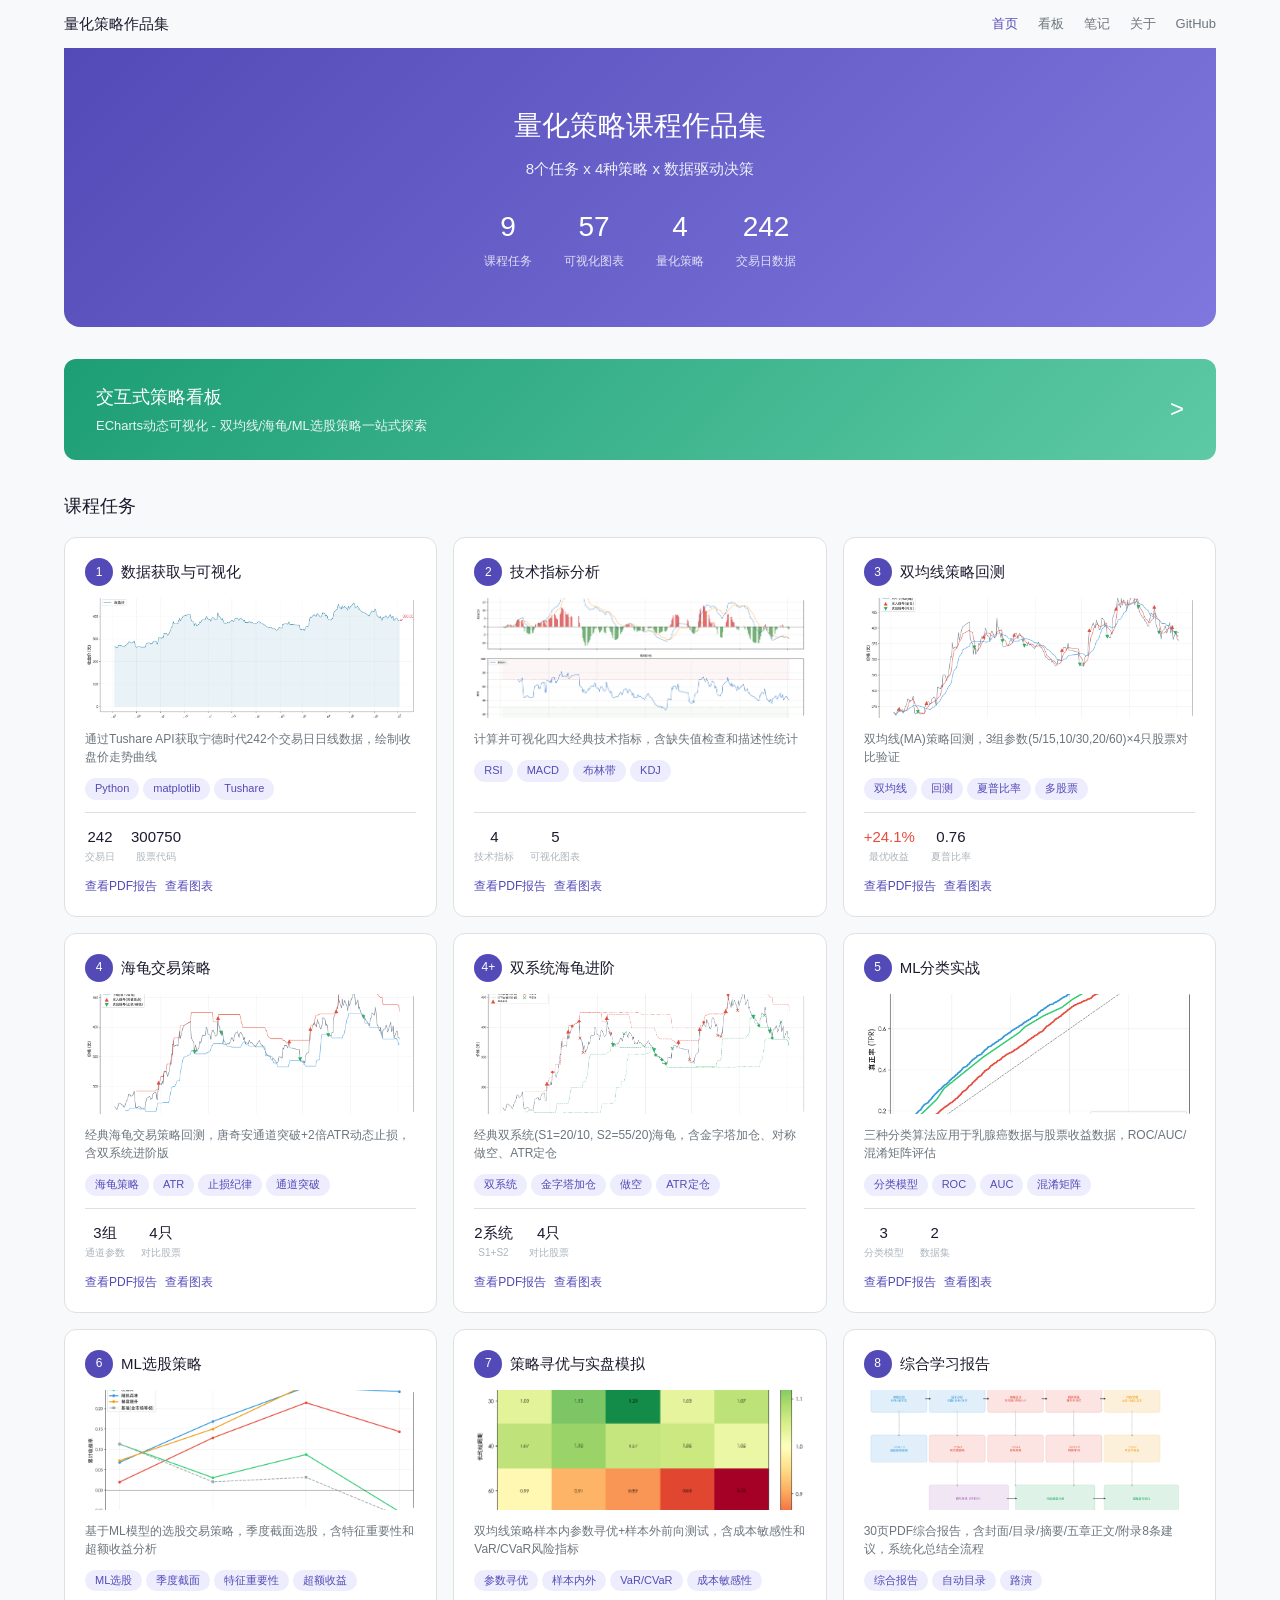
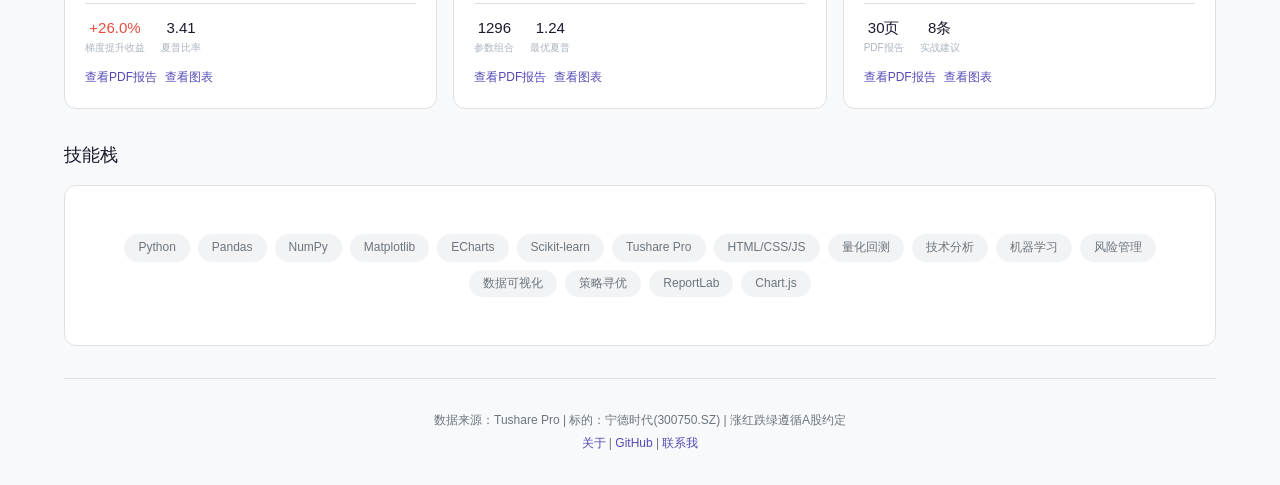
<file: portfolio/index.html>
<!DOCTYPE html>
<html lang="zh-CN">
<head>
  <meta charset="UTF-8">
  <meta name="viewport" content="width=device-width, initial-scale=1.0">
  <title>量化策略作品集 | 夏阳 — Python量化交易·策略回测·机器学习选股</title>
  <meta name="description" content="夏阳的量化策略课程作品集。8个完整任务，涵盖双均线回测、海龟交易系统、机器学习选股、参数寻优与实盘模拟，含交互式ECharts看板与自定义回测工具。">
  <meta name="keywords" content="量化交易,量化策略,Python量化,策略回测,双均线策略,海龟交易,机器学习选股,参数寻优,股票回测,夏阳">
  <meta name="author" content="夏阳 (XY-YD)">
  <meta name="robots" content="index, follow">
  <!-- Open Graph -->
  <meta property="og:title" content="量化策略作品集 | 夏阳 — Python量化交易·策略回测·机器学习选股">
  <meta property="og:description" content="8个完整量化策略任务，涵盖双均线、海龟交易、机器学习选股、参数寻优等。含交互式看板与自定义回测工具。">
  <meta property="og:type" content="website">
  <meta property="og:url" content="https://quant-strategy-portfolio.vercel.app/">
  <meta property="og:site_name" content="夏阳的量化策略作品集">
  <!-- Twitter Card -->
  <meta name="twitter:card" content="summary_large_image">
  <meta name="twitter:title" content="量化策略作品集 | 夏阳">
  <meta name="twitter:description" content="Python量化交易·策略回测·机器学习选股 — 8个完整任务含交互式看板">
  <!-- Canonical -->
  <link rel="canonical" href="https://quant-strategy-portfolio.vercel.app/">
  <!-- Structured Data (JSON-LD) -->
  <script type="application/ld+json">
  {
    "@context": "https://schema.org",
    "@type": "WebSite",
    "name": "夏阳的量化策略作品集",
    "url": "https://quant-strategy-portfolio.vercel.app/",
    "description": "Python量化交易·策略回测·机器学习选股 — 8个完整任务含交互式看板",
    "author": {
      "@type": "Person",
      "name": "夏阳",
      "url": "https://github.com/XY-YD"
    },
    "about": {
      "@type": "Thing",
      "name": "量化交易",
      "description": "双均线回测、海龟交易系统、机器学习选股、参数寻优与实盘模拟"
    }
  }
  </script>
  <link rel="stylesheet" href="css/common.css">
  <link rel="stylesheet" href="css/portfolio.css">
  <link rel="preconnect" href="https://cdnjs.cloudflare.com">

</head>
<body>
  <nav class="top-nav">
    <a href="index.html" class="nav-logo">量化策略作品集</a>
    <div class="nav-links">
      <a href="index.html" class="active">首页</a>
      <a href="dashboard.html">看板</a>
      <a href="blog.html">笔记</a>
      <a href="about.html">关于</a>
      <a href="https://github.com/XY-YD/quant-strategy-portfolio" target="_blank">GitHub</a>
    </div>
  </nav>
  <div class="container">
    <section class="hero fade-in">
      <h1>量化策略课程作品集</h1>
      <p class="subtitle">8个任务 x 4种策略 x 数据驱动决策</p>
      <div class="hero-stats" id="hero-stats"></div>
    </section>

    <a href="dashboard.html" class="dashboard-entry fade-in">
      <div class="info">
        <h2>交互式策略看板</h2>
        <p>ECharts动态可视化 - 双均线/海龟/ML选股策略一站式探索</p>
      </div>
      <span class="arrow">></span>
    </a>

    <div class="section-header">
      <h2>课程任务</h2>
    </div>

    <div class="task-grid" id="task-grid"></div>

    <div class="section-header" style="margin-top: 2rem;">
      <h2>技能栈</h2>
    </div>
    <div class="card">
      <div class="skill-tags" id="skill-tags"></div>
    </div>

    <footer class="site-footer">
      <p>数据来源：Tushare Pro | 标的：宁德时代(300750.SZ) | 涨红跌绿遵循A股约定</p>
      <p style="margin-top: 4px;">
        <a href="about.html">关于</a> |
        <a href="https://github.com/XY-YD/quant-strategy-portfolio" target="_blank">GitHub</a> |
        <a href="mailto:3902323152@qq.com">联系我</a>
      </p>
    </footer>
  </div>

  <script src="js/config.js"></script>
  <script src="js/portfolio.js"></script>
</body>
</html>
</file>
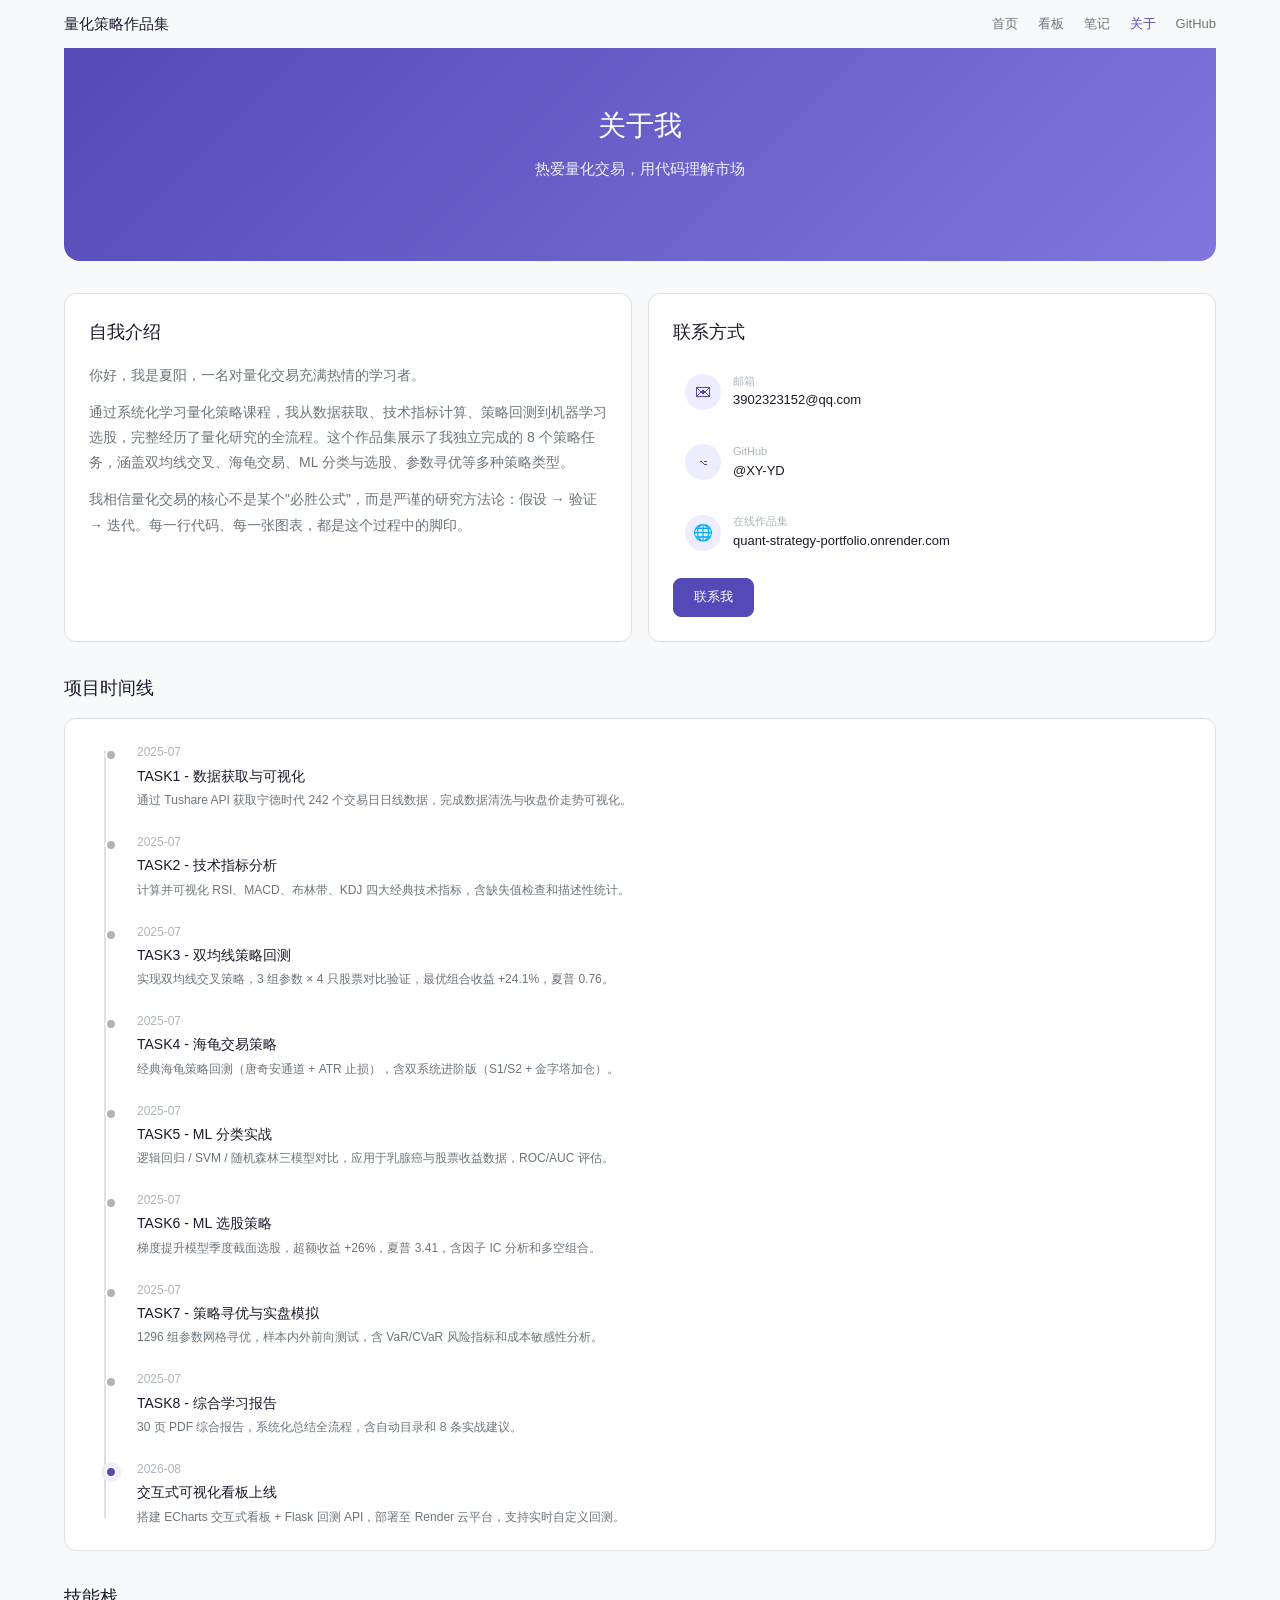
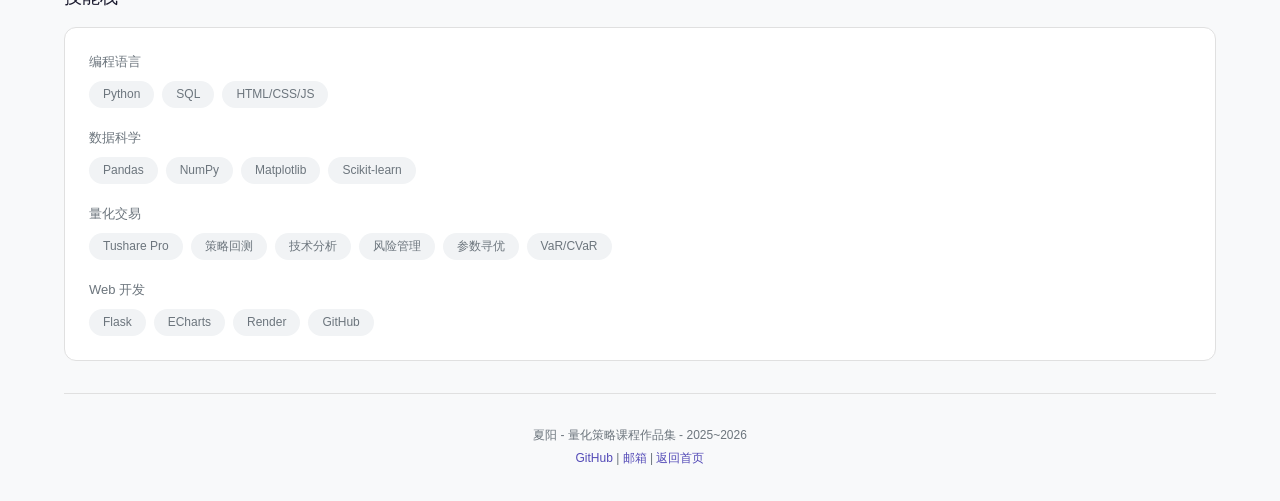
<file: portfolio/about.html>
<!DOCTYPE html>
<html lang="zh-CN">
<head>
  <meta charset="UTF-8">
  <meta name="viewport" content="width=device-width, initial-scale=1.0">
  <title>关于我 | 夏阳 — 量化策略开发者·Python量化交易</title>
  <meta name="description" content="夏阳的个人介绍。热爱量化交易与Python编程，完成8个量化策略课程任务，涵盖双均线回测、海龟交易、机器学习选股、参数寻优等。寻求量化研究/数据分析实习机会。">
  <meta name="keywords" content="夏阳,量化开发者,Python量化,量化求职,量化实习生,策略开发,数据分析">
  <meta name="author" content="夏阳 (XY-YD)">
  <meta name="robots" content="index, follow">
  <meta property="og:title" content="关于我 | 夏阳 — 量化策略开发者">
  <meta property="og:description" content="热爱量化交易与Python编程，完成8个策略任务。寻求量化研究/数据分析实习机会。">
  <meta property="og:type" content="profile">
  <meta property="og:url" content="https://quant-strategy-portfolio.vercel.app/about.html">
  <meta name="twitter:card" content="summary">
  <meta name="twitter:title" content="关于我 | 夏阳 — 量化策略开发者">
  <meta name="twitter:description" content="Python量化交易·策略开发·8个完整任务">
  <link rel="canonical" href="https://quant-strategy-portfolio.vercel.app/about.html">
  <link rel="stylesheet" href="css/common.css">
  <link rel="stylesheet" href="css/portfolio.css">
  <link rel="stylesheet" href="css/about.css">
</head>
<body>
  <nav class="top-nav">
    <a href="index.html" class="nav-logo">量化策略作品集</a>
    <div class="nav-links">
      <a href="index.html">首页</a>
      <a href="dashboard.html">看板</a>
      <a href="blog.html">笔记</a>
      <a href="about.html" class="active">关于</a>
      <a href="https://github.com/XY-YD/quant-strategy-portfolio" target="_blank">GitHub</a>
    </div>
  </nav>

  <div class="container">
    <section class="hero fade-in">
      <h1>关于我</h1>
      <p class="subtitle">热爱量化交易，用代码理解市场</p>
    </section>

    <div class="about-grid">
      <div class="card about-intro">
        <h2 class="section-title">自我介绍</h2>
        <p>你好，我是夏阳，一名对量化交易充满热情的学习者。</p>
        <p style="margin-top: 0.75rem;">通过系统化学习量化策略课程，我从数据获取、技术指标计算、策略回测到机器学习选股，完整经历了量化研究的全流程。这个作品集展示了我独立完成的 8 个策略任务，涵盖双均线交叉、海龟交易、ML 分类与选股、参数寻优等多种策略类型。</p>
        <p style="margin-top: 0.75rem;">我相信量化交易的核心不是某个"必胜公式"，而是严谨的研究方法论：假设 → 验证 → 迭代。每一行代码、每一张图表，都是这个过程中的脚印。</p>
      </div>

      <div class="card about-contact">
        <h2 class="section-title">联系方式</h2>
        <div class="contact-list">
          <a href="mailto:3902323152@qq.com" class="contact-item">
            <span class="contact-icon">✉</span>
            <div>
              <div class="contact-label">邮箱</div>
              <div class="contact-value">3902323152@qq.com</div>
            </div>
          </a>
          <a href="https://github.com/XY-YD" target="_blank" class="contact-item">
            <span class="contact-icon">⌥</span>
            <div>
              <div class="contact-label">GitHub</div>
              <div class="contact-value">@XY-YD</div>
            </div>
          </a>
          <a href="https://quant-strategy-portfolio.onrender.com" class="contact-item">
            <span class="contact-icon">🌐</span>
            <div>
              <div class="contact-label">在线作品集</div>
              <div class="contact-value">quant-strategy-portfolio.onrender.com</div>
            </div>
          </a>
        </div>
        <div style="margin-top: 1rem;">
          <a href="mailto:3902323152@qq.com" class="btn btn-primary">联系我</a>
        </div>
      </div>
    </div>

    <div class="section-header" style="margin-top: 2rem;">
      <h2>项目时间线</h2>
    </div>
    <div class="card">
      <div class="timeline">
        <div class="timeline-item">
          <div class="timeline-dot"></div>
          <div class="timeline-content">
            <div class="timeline-date">2025-07</div>
            <div class="timeline-title">TASK1 - 数据获取与可视化</div>
            <p>通过 Tushare API 获取宁德时代 242 个交易日日线数据，完成数据清洗与收盘价走势可视化。</p>
          </div>
        </div>
        <div class="timeline-item">
          <div class="timeline-dot"></div>
          <div class="timeline-content">
            <div class="timeline-date">2025-07</div>
            <div class="timeline-title">TASK2 - 技术指标分析</div>
            <p>计算并可视化 RSI、MACD、布林带、KDJ 四大经典技术指标，含缺失值检查和描述性统计。</p>
          </div>
        </div>
        <div class="timeline-item">
          <div class="timeline-dot"></div>
          <div class="timeline-content">
            <div class="timeline-date">2025-07</div>
            <div class="timeline-title">TASK3 - 双均线策略回测</div>
            <p>实现双均线交叉策略，3 组参数 × 4 只股票对比验证，最优组合收益 +24.1%，夏普 0.76。</p>
          </div>
        </div>
        <div class="timeline-item">
          <div class="timeline-dot"></div>
          <div class="timeline-content">
            <div class="timeline-date">2025-07</div>
            <div class="timeline-title">TASK4 - 海龟交易策略</div>
            <p>经典海龟策略回测（唐奇安通道 + ATR 止损），含双系统进阶版（S1/S2 + 金字塔加仓）。</p>
          </div>
        </div>
        <div class="timeline-item">
          <div class="timeline-dot"></div>
          <div class="timeline-content">
            <div class="timeline-date">2025-07</div>
            <div class="timeline-title">TASK5 - ML 分类实战</div>
            <p>逻辑回归 / SVM / 随机森林三模型对比，应用于乳腺癌与股票收益数据，ROC/AUC 评估。</p>
          </div>
        </div>
        <div class="timeline-item">
          <div class="timeline-dot"></div>
          <div class="timeline-content">
            <div class="timeline-date">2025-07</div>
            <div class="timeline-title">TASK6 - ML 选股策略</div>
            <p>梯度提升模型季度截面选股，超额收益 +26%，夏普 3.41，含因子 IC 分析和多空组合。</p>
          </div>
        </div>
        <div class="timeline-item">
          <div class="timeline-dot"></div>
          <div class="timeline-content">
            <div class="timeline-date">2025-07</div>
            <div class="timeline-title">TASK7 - 策略寻优与实盘模拟</div>
            <p>1296 组参数网格寻优，样本内外前向测试，含 VaR/CVaR 风险指标和成本敏感性分析。</p>
          </div>
        </div>
        <div class="timeline-item">
          <div class="timeline-dot"></div>
          <div class="timeline-content">
            <div class="timeline-date">2025-07</div>
            <div class="timeline-title">TASK8 - 综合学习报告</div>
            <p>30 页 PDF 综合报告，系统化总结全流程，含自动目录和 8 条实战建议。</p>
          </div>
        </div>
        <div class="timeline-item">
          <div class="timeline-dot accent"></div>
          <div class="timeline-content">
            <div class="timeline-date">2026-08</div>
            <div class="timeline-title">交互式可视化看板上线</div>
            <p>搭建 ECharts 交互式看板 + Flask 回测 API，部署至 Render 云平台，支持实时自定义回测。</p>
          </div>
        </div>
      </div>
    </div>

    <div class="section-header" style="margin-top: 2rem;">
      <h2>技能栈</h2>
    </div>
    <div class="card">
      <div class="skills-group">
        <div class="skills-category">
          <h3>编程语言</h3>
          <div class="skill-tags">
            <span class="skill-tag">Python</span>
            <span class="skill-tag">SQL</span>
            <span class="skill-tag">HTML/CSS/JS</span>
          </div>
        </div>
        <div class="skills-category">
          <h3>数据科学</h3>
          <div class="skill-tags">
            <span class="skill-tag">Pandas</span>
            <span class="skill-tag">NumPy</span>
            <span class="skill-tag">Matplotlib</span>
            <span class="skill-tag">Scikit-learn</span>
          </div>
        </div>
        <div class="skills-category">
          <h3>量化交易</h3>
          <div class="skill-tags">
            <span class="skill-tag">Tushare Pro</span>
            <span class="skill-tag">策略回测</span>
            <span class="skill-tag">技术分析</span>
            <span class="skill-tag">风险管理</span>
            <span class="skill-tag">参数寻优</span>
            <span class="skill-tag">VaR/CVaR</span>
          </div>
        </div>
        <div class="skills-category">
          <h3>Web 开发</h3>
          <div class="skill-tags">
            <span class="skill-tag">Flask</span>
            <span class="skill-tag">ECharts</span>
            <span class="skill-tag">Render</span>
            <span class="skill-tag">GitHub</span>
          </div>
        </div>
      </div>
    </div>

    <footer class="site-footer">
      <p>夏阳 - 量化策略课程作品集 - 2025~2026</p>
      <p style="margin-top: 4px;">
        <a href="https://github.com/XY-YD/quant-strategy-portfolio" target="_blank">GitHub</a> |
        <a href="mailto:3902323152@qq.com">邮箱</a> |
        <a href="index.html">返回首页</a>
      </p>
    </footer>
  </div>
</body>
</html>
</file>
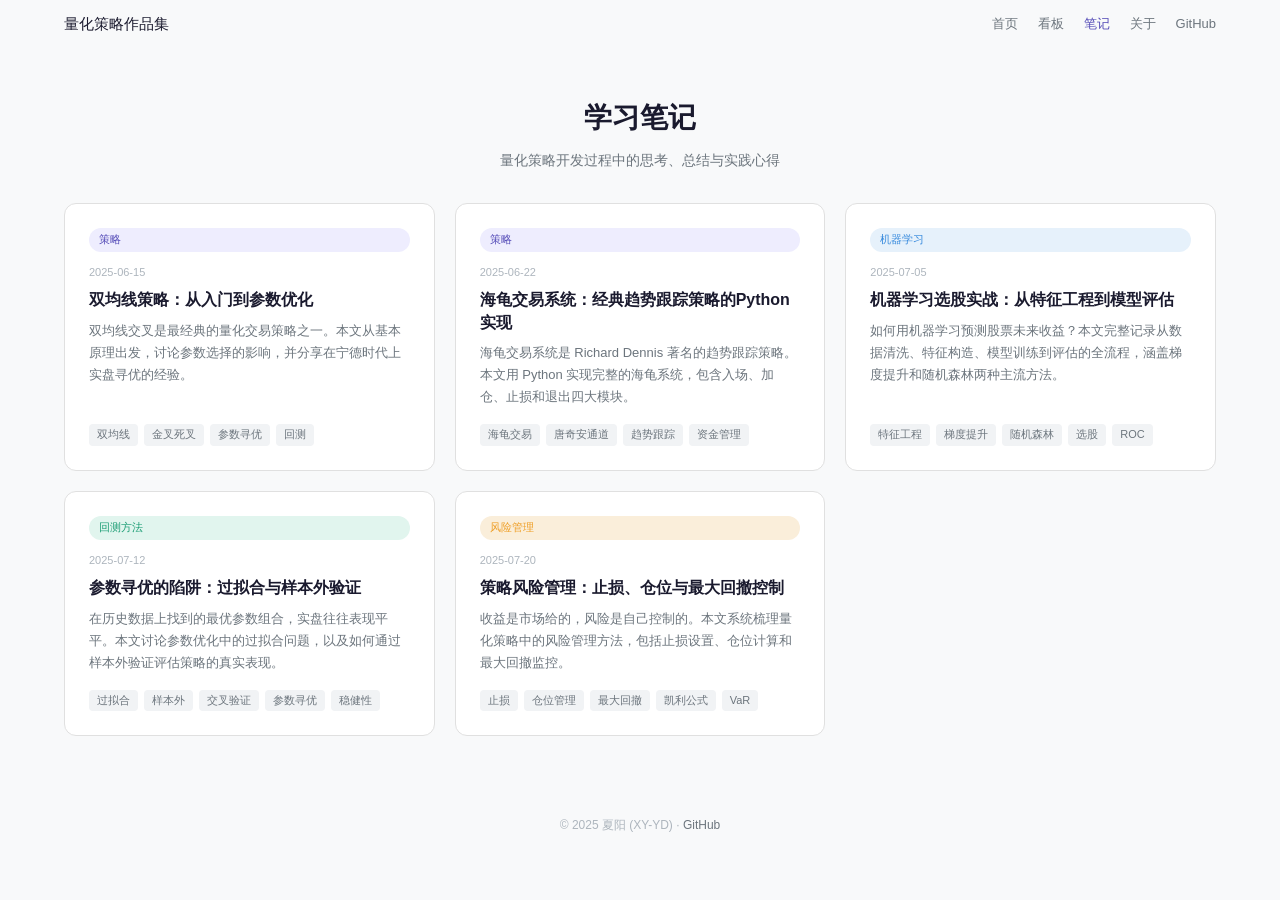
<file: portfolio/blog.html>
<!DOCTYPE html>
<html lang="zh-CN">
<head>
  <meta charset="UTF-8">
  <meta name="viewport" content="width=device-width, initial-scale=1.0">
  <title>学习笔记 | 量化策略 — 夏阳</title>
  <meta name="description" content="夏阳的量化学习笔记。分享双均线策略原理、海龟交易系统、机器学习选股、参数寻优方法等量化交易实践经验与心得。">
  <meta name="keywords" content="量化笔记,双均线策略,海龟交易,机器学习选股,参数寻优,量化交易心得,夏阳">
  <meta name="author" content="夏阳 (XY-YD)">
  <meta name="robots" content="index, follow">
  <meta property="og:title" content="学习笔记 | 量化策略 — 夏阳">
  <meta property="og:description" content="量化交易学习笔记：双均线策略、海龟交易系统、机器学习选股、参数寻优等实战经验分享。">
  <meta property="og:type" content="website">
  <meta property="og:url" content="https://quant-strategy-portfolio.vercel.app/blog.html">
  <meta name="twitter:card" content="summary">
  <meta name="twitter:title" content="量化学习笔记 | 夏阳">
  <meta name="twitter:description" content="双均线策略·海龟交易·机器学习选股·参数寻优实战经验">
  <link rel="canonical" href="https://quant-strategy-portfolio.vercel.app/blog.html">
  <link rel="stylesheet" href="css/common.css">
  <link rel="stylesheet" href="css/blog.css">
  <link rel="preconnect" href="https://cdnjs.cloudflare.com">
</head>
<body>
  <nav class="top-nav">
    <a href="index.html" class="nav-logo">量化策略作品集</a>
    <div class="nav-links">
      <a href="index.html">首页</a>
      <a href="dashboard.html">看板</a>
      <a href="blog.html" class="active">笔记</a>
      <a href="about.html">关于</a>
      <a href="https://github.com/XY-YD/quant-strategy-portfolio" target="_blank">GitHub</a>
    </div>
  </nav>

  <div class="container">
    <header class="blog-header fade-in">
      <h1>学习笔记</h1>
      <p class="subtitle">量化策略开发过程中的思考、总结与实践心得</p>
    </header>

    <div class="blog-grid fade-in" id="blog-grid">
      <!-- Dynamically populated by blog.js -->
    </div>
  </div>

  <footer class="blog-footer">
    <p>© 2025 夏阳 (XY-YD) · <a href="https://github.com/XY-YD/quant-strategy-portfolio">GitHub</a></p>
  </footer>

  <script src="js/blog.js"></script>
</body>
</html>
</file>
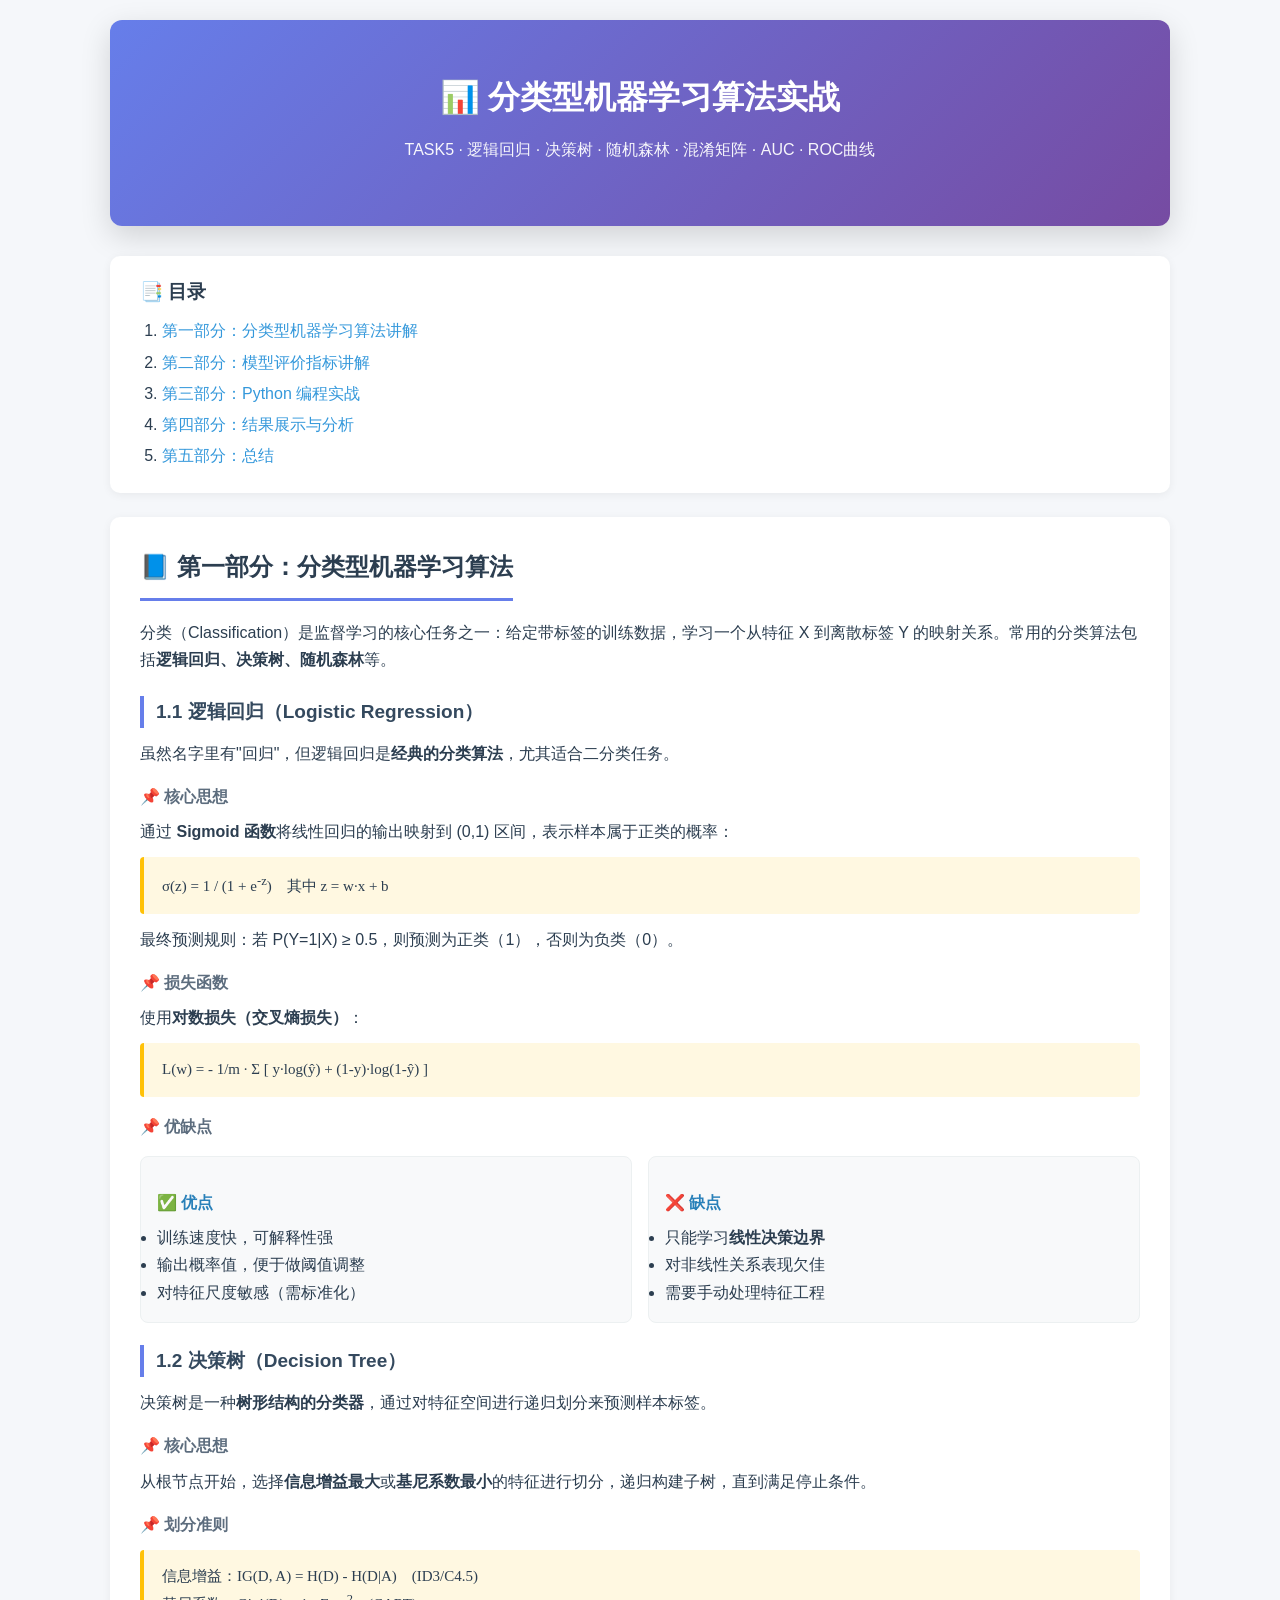
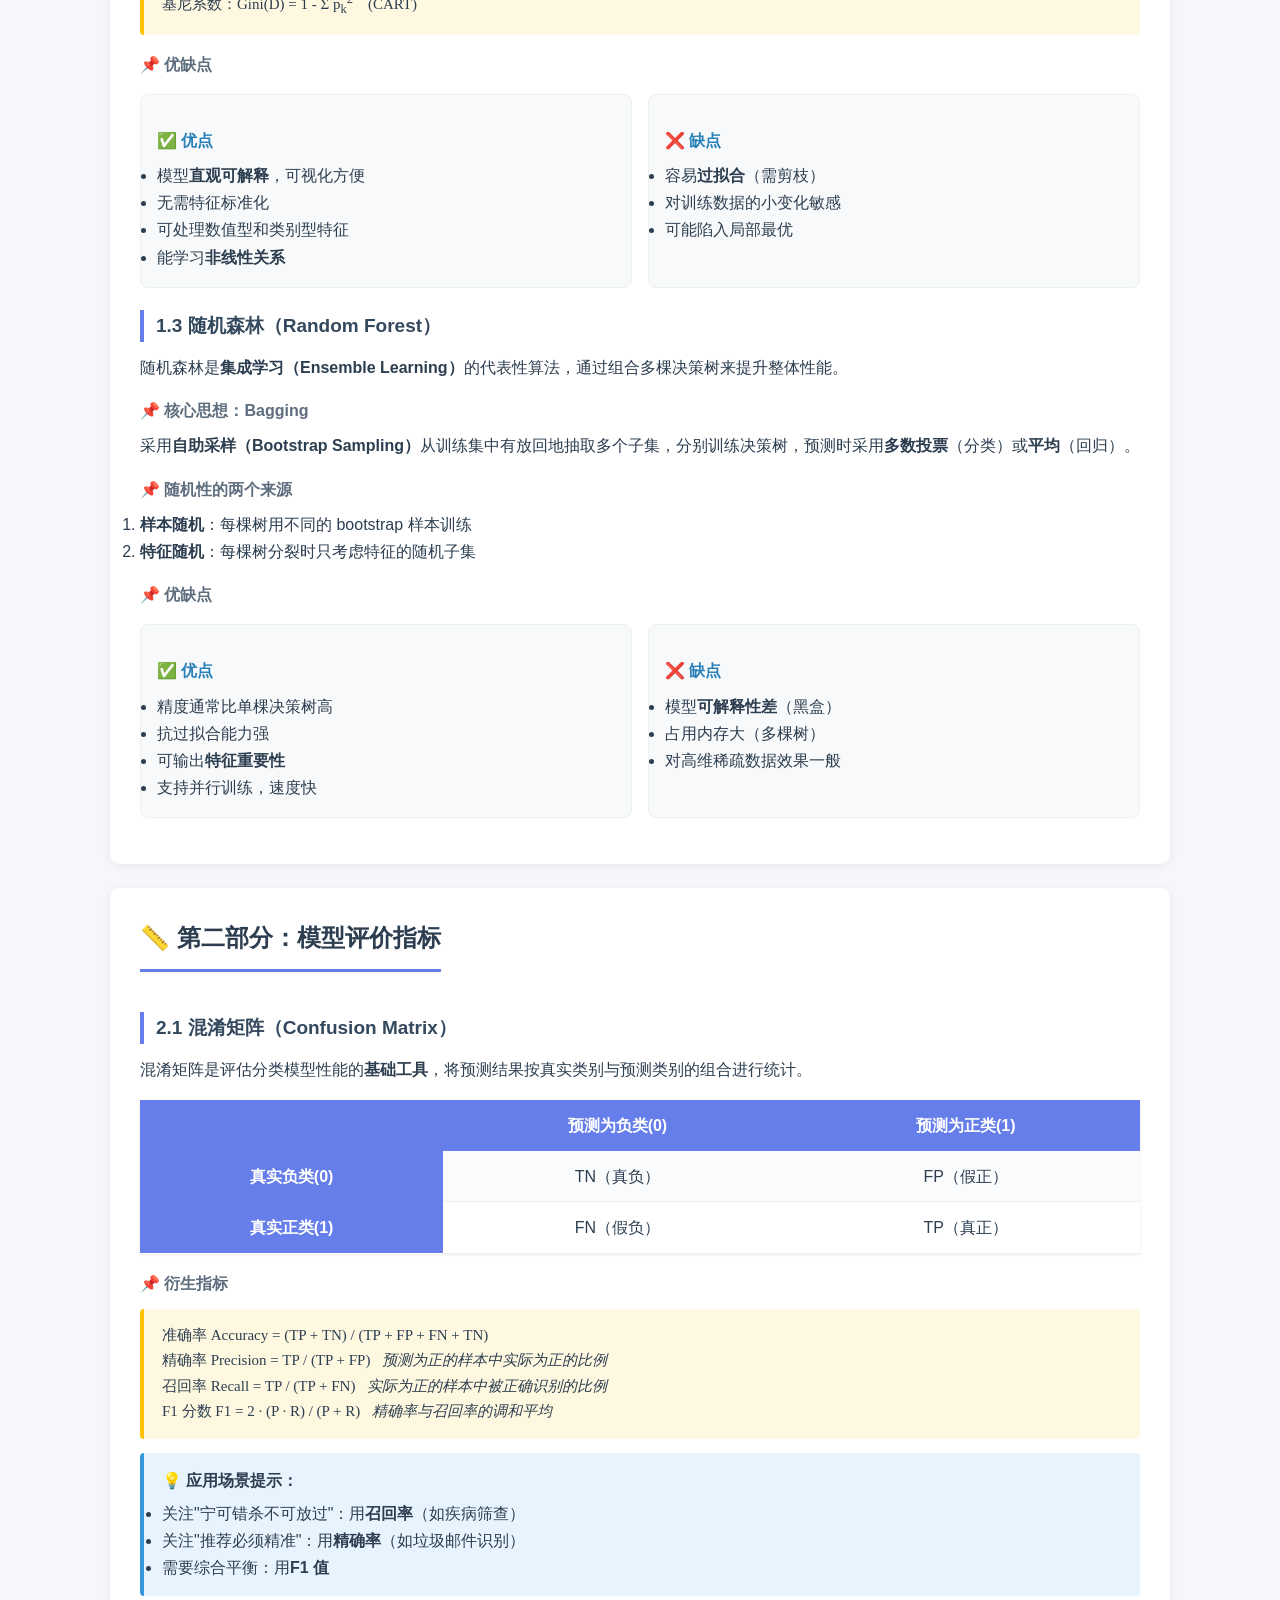
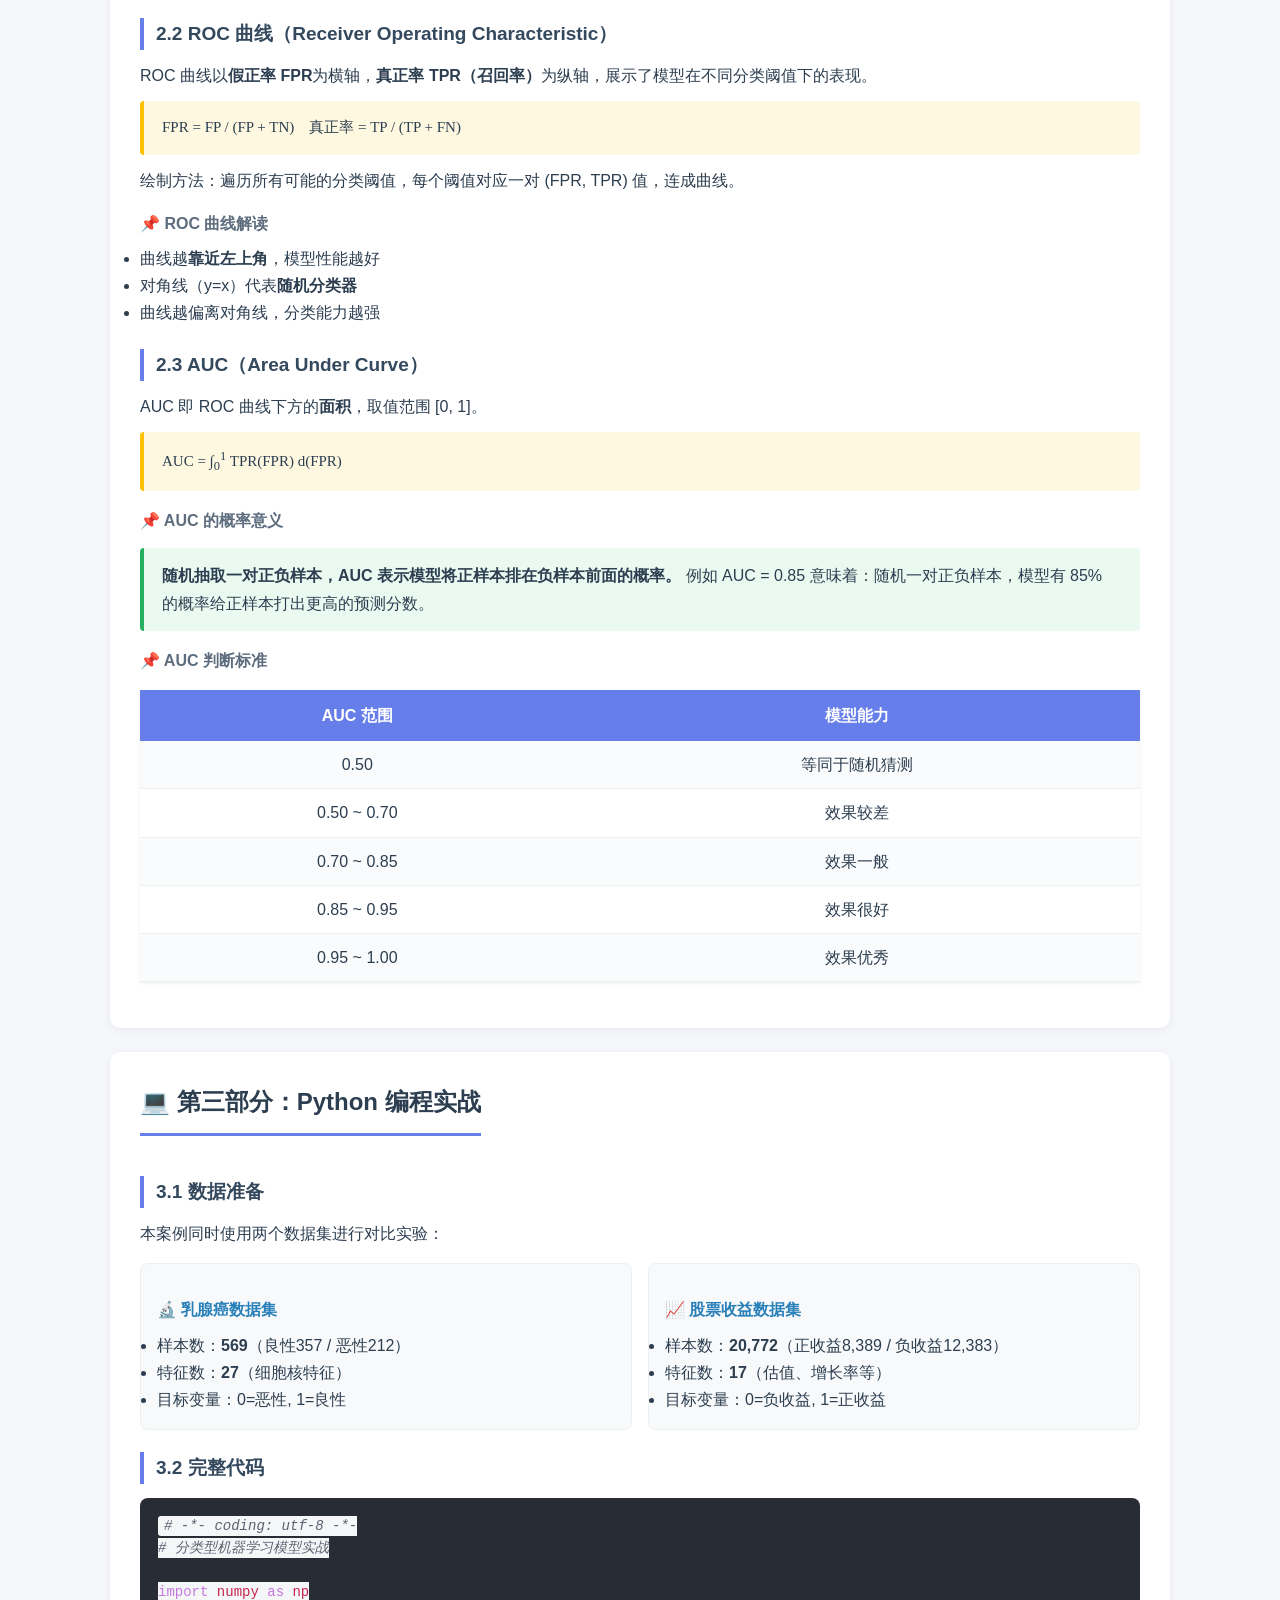
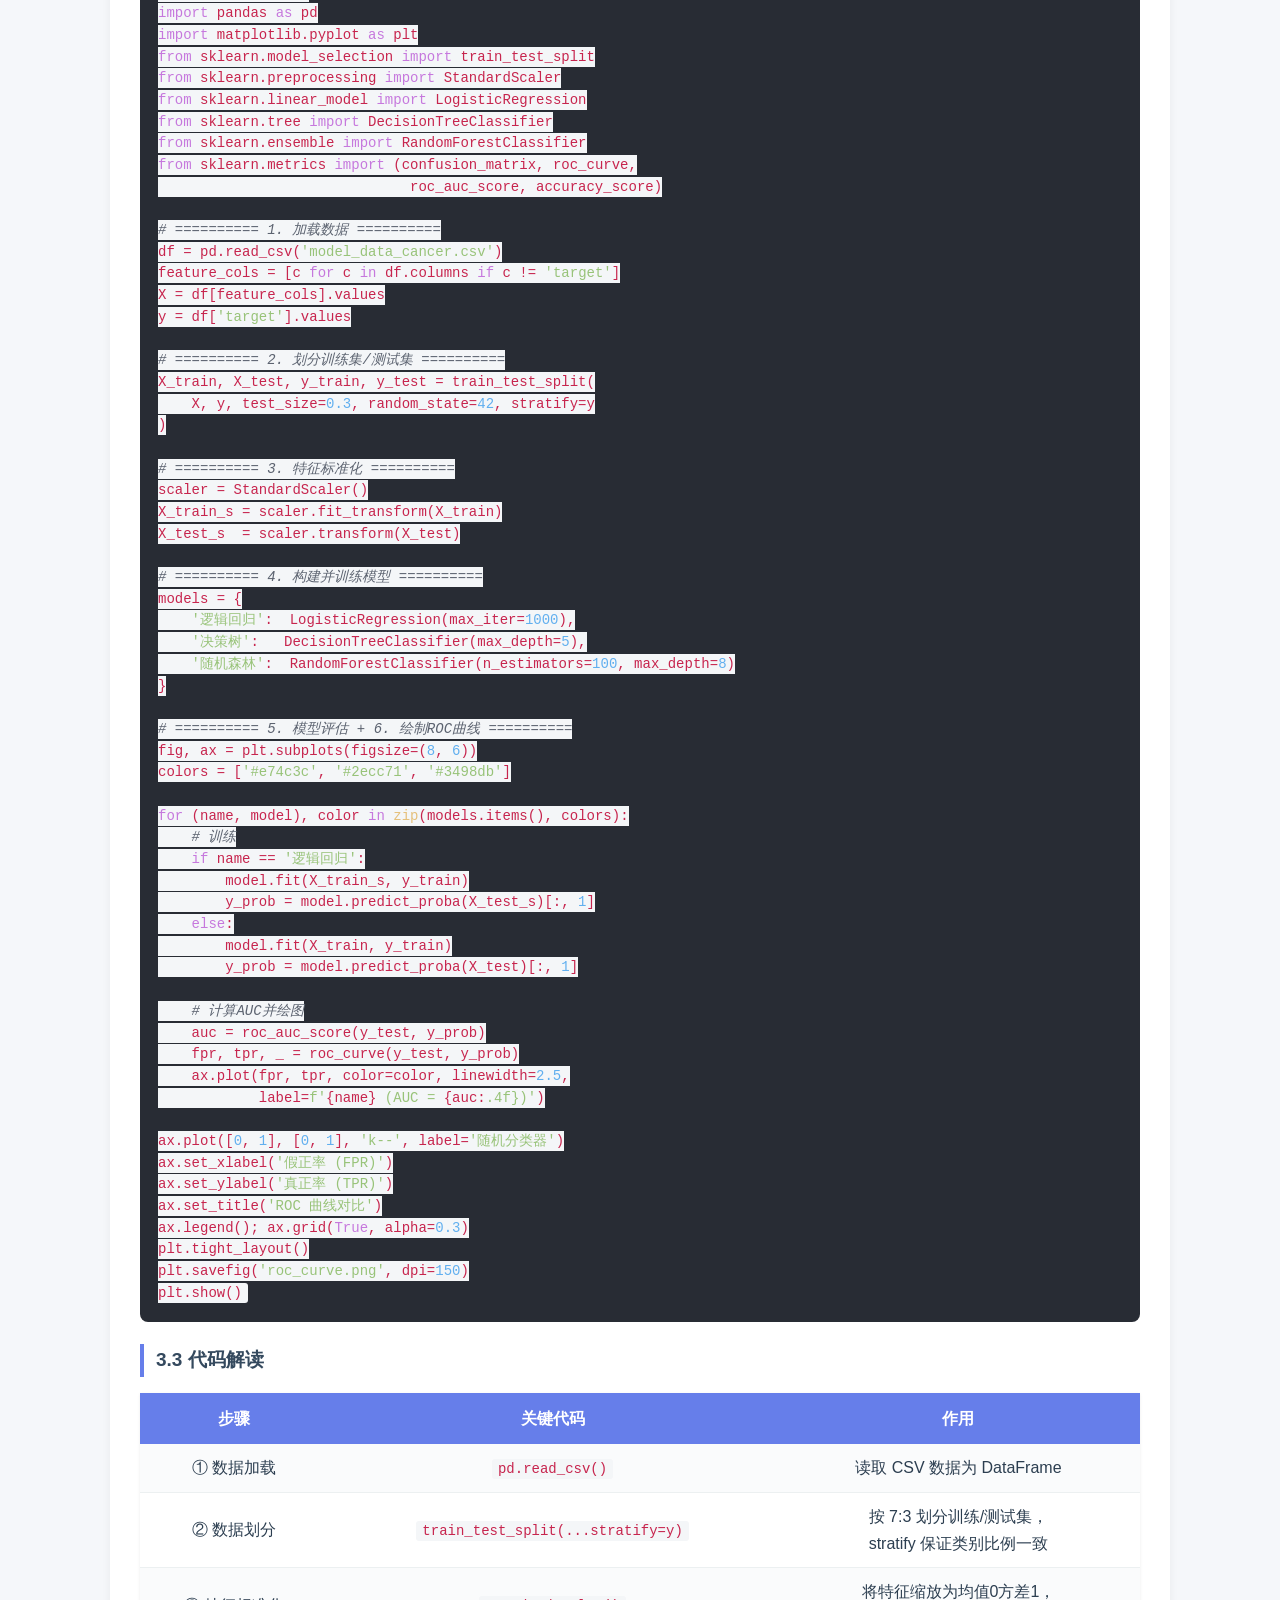
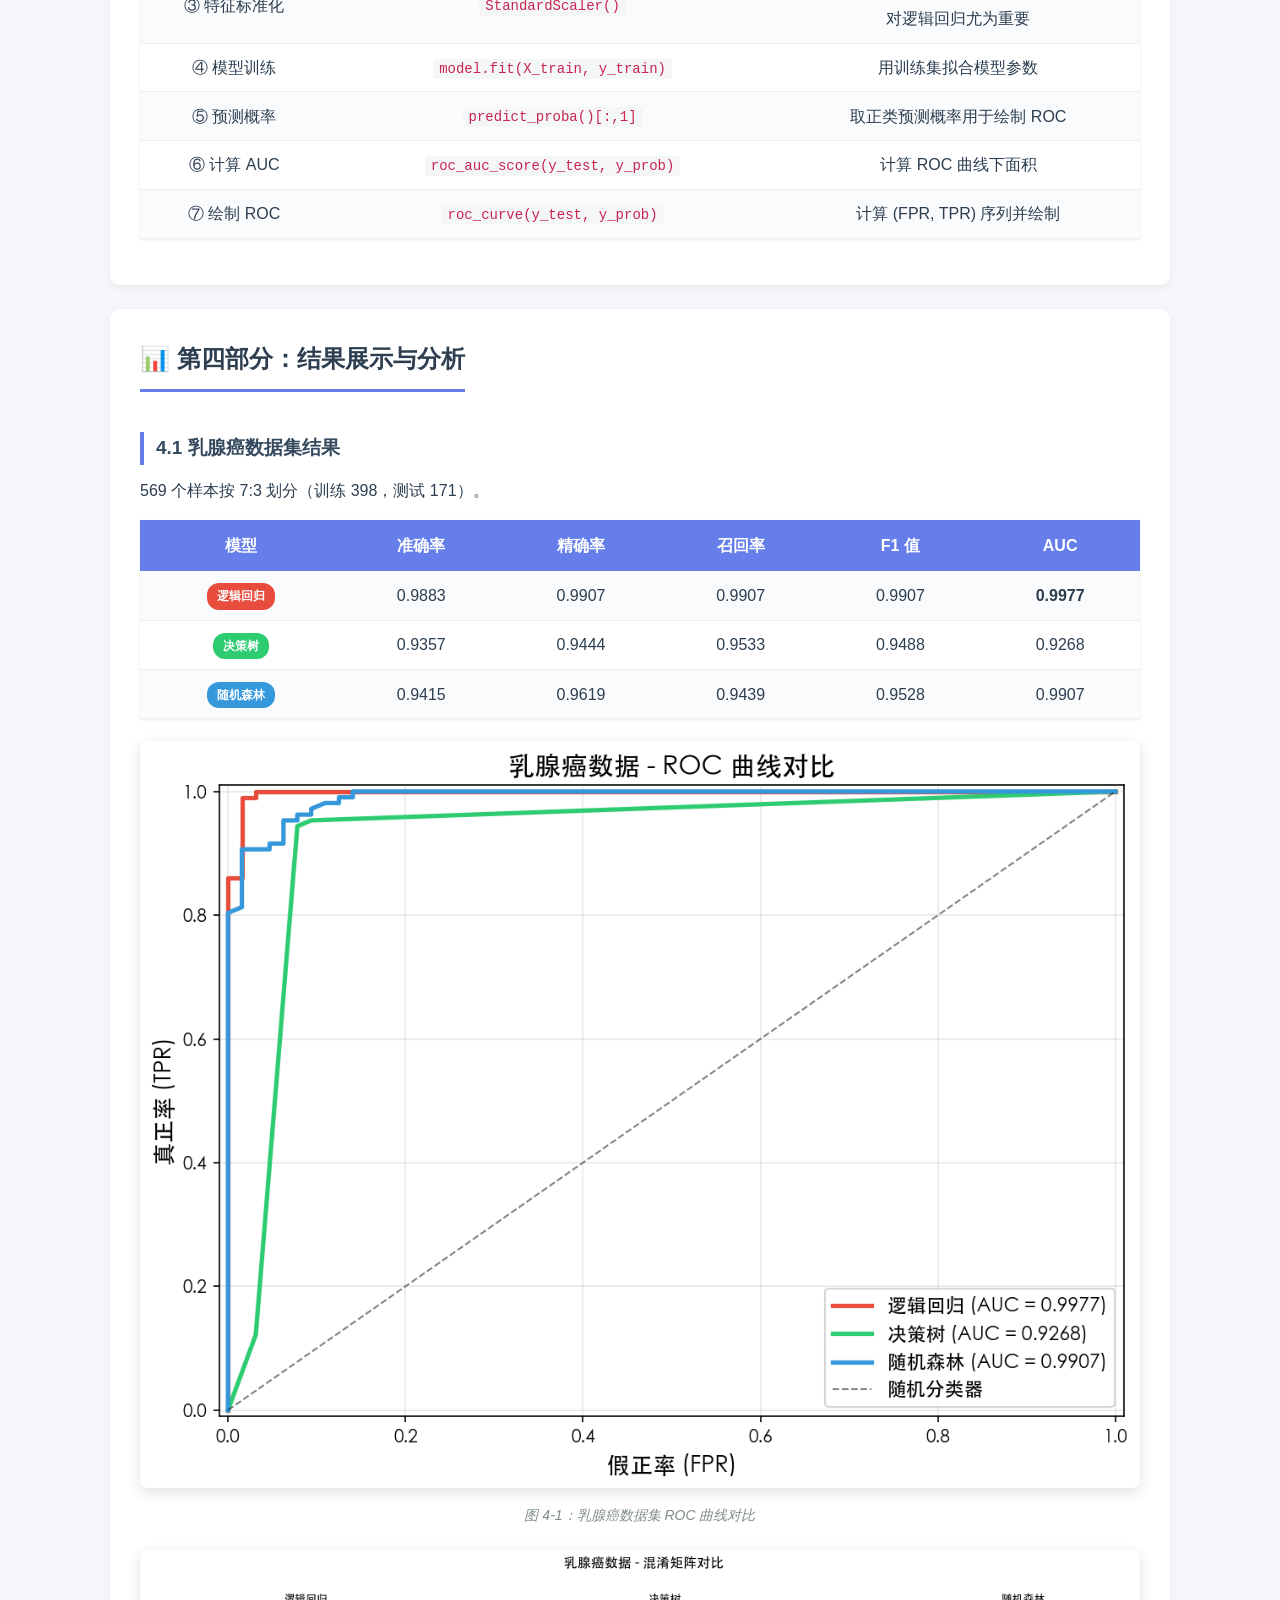
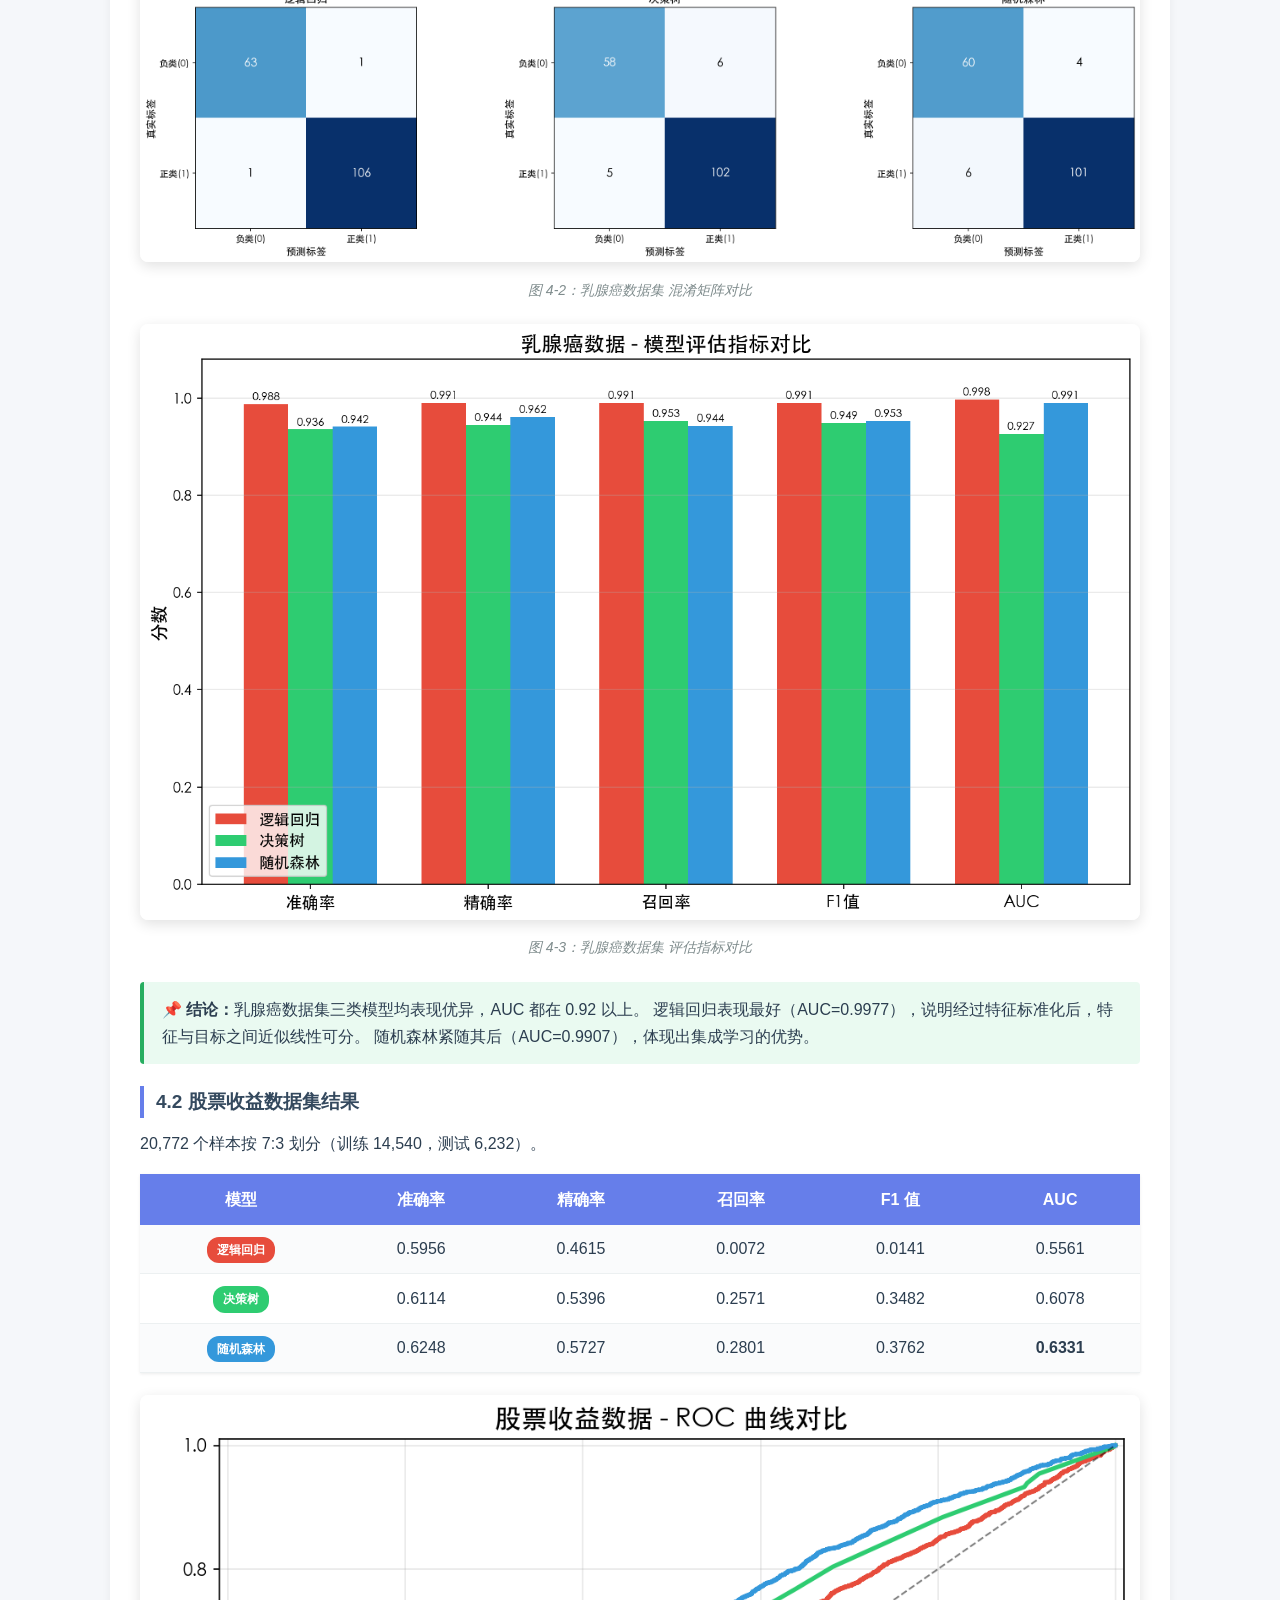
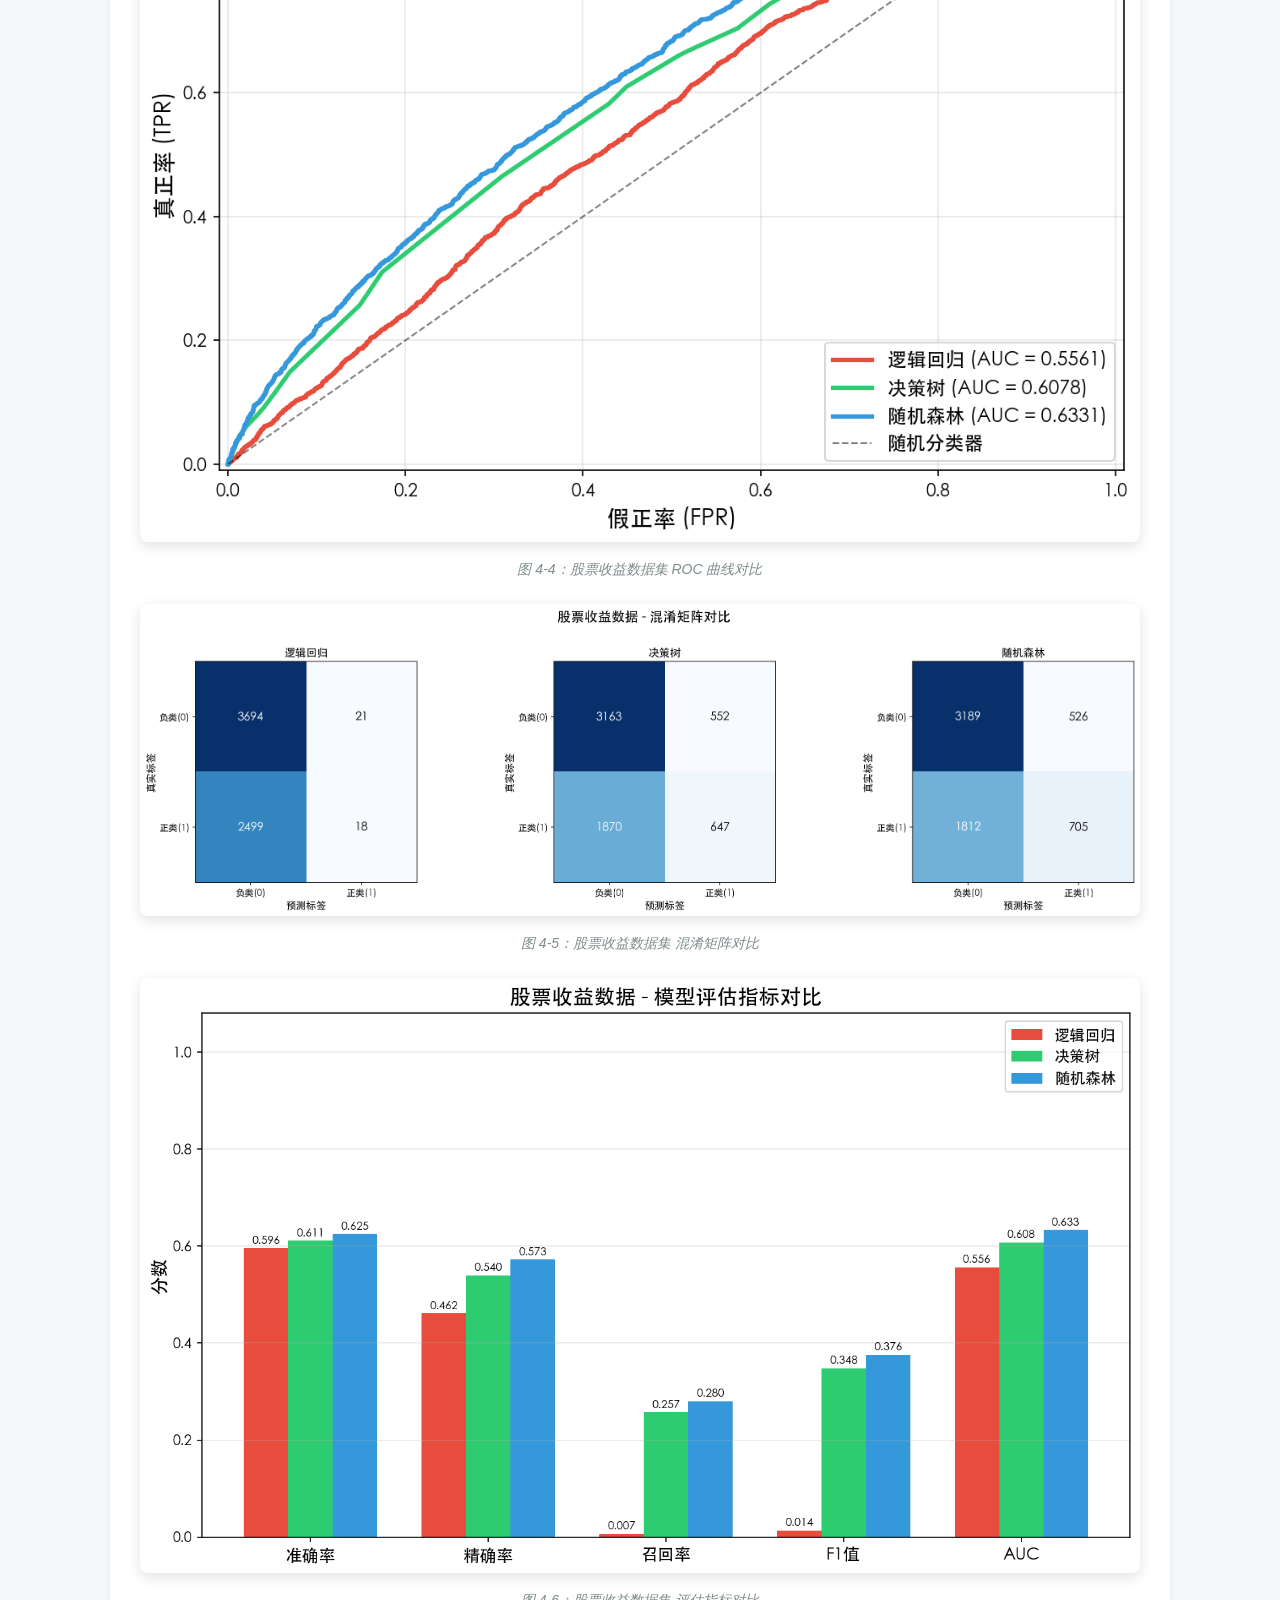
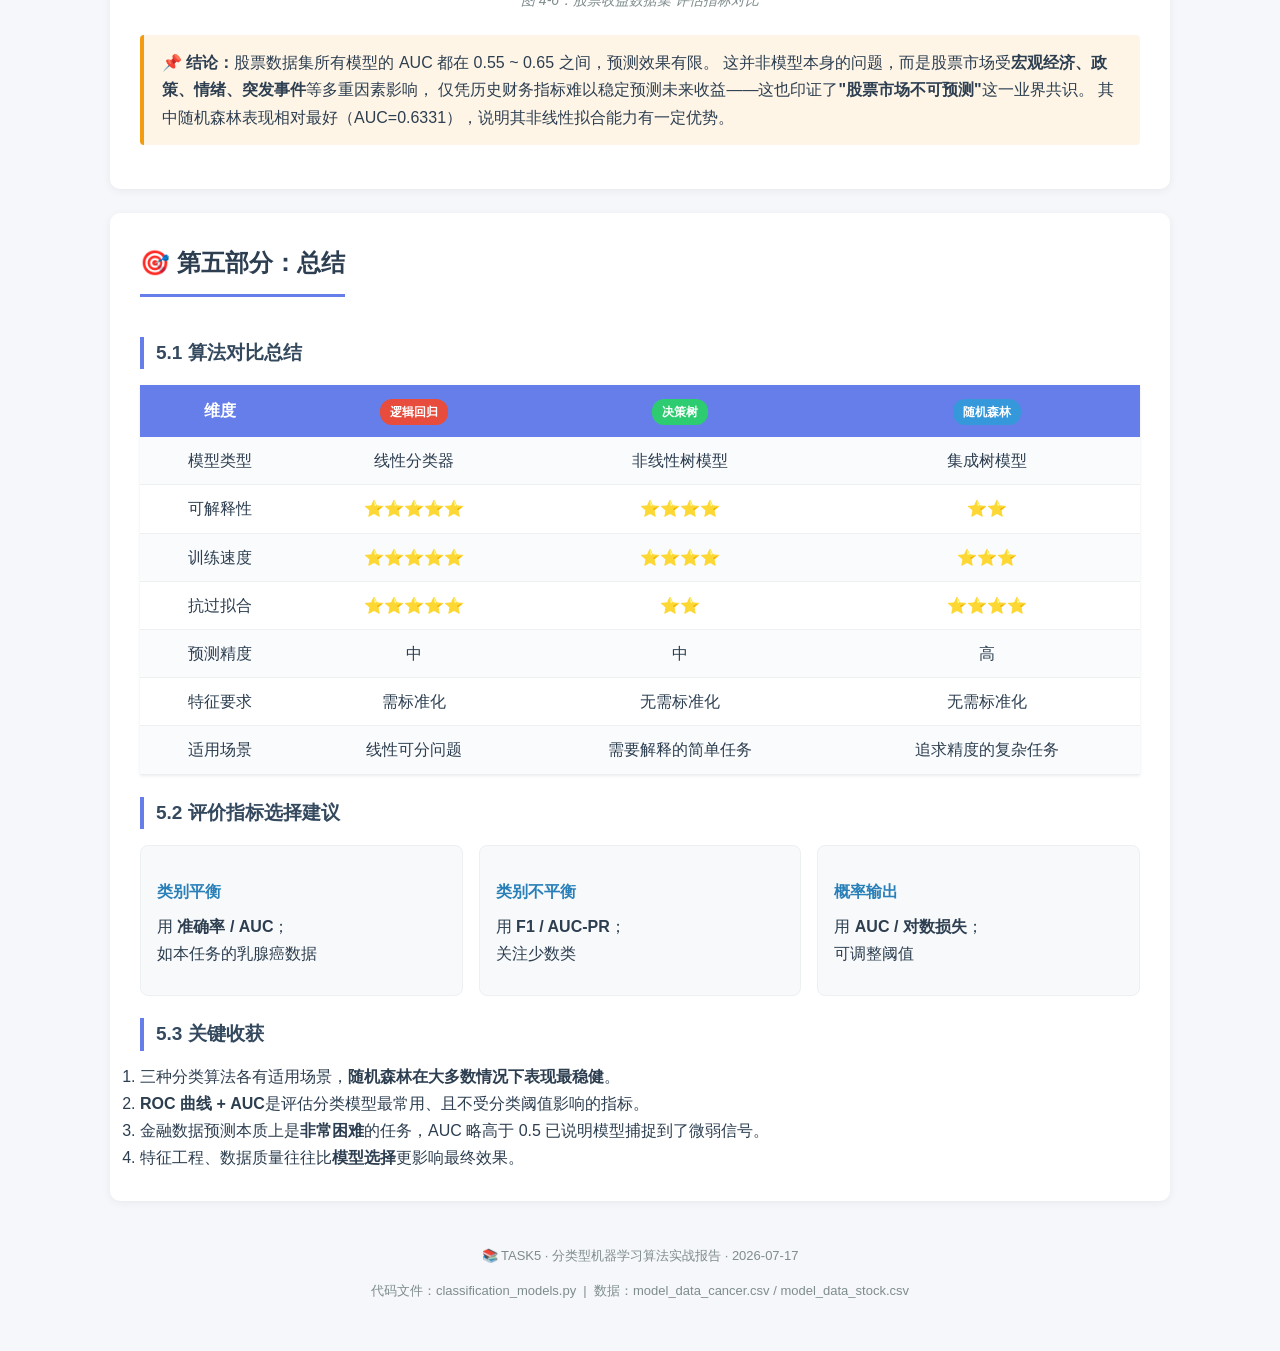
<file: TASK5/报告.html>
<!DOCTYPE html>
<html lang="zh-CN">
<head>
<meta charset="UTF-8">
<meta name="viewport" content="width=device-width, initial-scale=1.0">
<title>TASK5 - 分类型机器学习算法实战报告</title>
<style>
  * { margin: 0; padding: 0; box-sizing: border-box; }
  body {
    font-family: -apple-system, "PingFang SC", "Helvetica Neue", "Microsoft YaHei", Arial, sans-serif;
    line-height: 1.7;
    color: #2c3e50;
    background: #f5f7fa;
  }
  .container { max-width: 1100px; margin: 0 auto; padding: 20px; }
  .hero {
    background: linear-gradient(135deg, #667eea 0%, #764ba2 100%);
    color: white; padding: 50px 30px; border-radius: 12px;
    margin-bottom: 30px; text-align: center;
    box-shadow: 0 10px 30px rgba(0,0,0,0.15);
  }
  .hero h1 { font-size: 32px; margin-bottom: 12px; }
  .hero p { font-size: 16px; opacity: 0.95; }
  .section {
    background: white; padding: 30px; border-radius: 10px;
    margin-bottom: 24px; box-shadow: 0 2px 10px rgba(0,0,0,0.06);
  }
  .section h2 {
    color: #2c3e50; font-size: 24px; margin-bottom: 18px;
    padding-bottom: 10px; border-bottom: 3px solid #667eea;
    display: inline-block;
  }
  .section h3 { color: #34495e; font-size: 19px; margin: 22px 0 12px; padding-left: 12px; border-left: 4px solid #667eea; }
  .section h4 { color: #5d6d7e; font-size: 16px; margin: 16px 0 8px; }
  p { margin-bottom: 12px; }
  code {
    background: #f4f6f8; padding: 2px 6px; border-radius: 3px;
    font-family: "SF Mono", Consolas, monospace; font-size: 14px;
    color: #c7254e;
  }
  pre {
    background: #282c34; color: #abb2bf; padding: 18px;
    border-radius: 8px; overflow-x: auto; margin: 14px 0;
    font-family: "SF Mono", Consolas, monospace; font-size: 13px;
    line-height: 1.55;
  }
  pre .k { color: #c678dd; }  /* keyword */
  pre .s { color: #98c379; }  /* string */
  pre .c { color: #5c6370; font-style: italic; }  /* comment */
  pre .n { color: #61afef; }  /* number */
  pre .f { color: #e5c07b; }  /* function */
  .formula {
    background: #fff8e1; border-left: 4px solid #ffc107;
    padding: 14px 18px; margin: 12px 0; border-radius: 4px;
    font-family: "Times New Roman", serif; font-size: 15px;
  }
  .img-block { text-align: center; margin: 22px 0; }
  .img-block img {
    max-width: 100%; border-radius: 8px;
    box-shadow: 0 4px 14px rgba(0,0,0,0.12);
  }
  .img-caption { color: #7f8c8d; font-size: 14px; margin-top: 8px; font-style: italic; }
  table {
    width: 100%; border-collapse: collapse; margin: 16px 0;
    background: white; box-shadow: 0 1px 3px rgba(0,0,0,0.08);
  }
  th { background: #667eea; color: white; padding: 12px; text-align: center; }
  td { padding: 10px 12px; border-bottom: 1px solid #ecf0f1; text-align: center; }
  tr:hover { background: #f8f9fa; }
  tr:nth-child(even) { background: #fafbfc; }
  .badge {
    display: inline-block; padding: 3px 10px; border-radius: 12px;
    font-size: 12px; font-weight: bold; color: white;
  }
  .b-lr { background: #e74c3c; }  /* 逻辑回归 */
  .b-dt { background: #2ecc71; }  /* 决策树 */
  .b-rf { background: #3498db; }  /* 随机森林 */
  .callout {
    background: #e8f4fd; border-left: 4px solid #3498db;
    padding: 14px 18px; margin: 14px 0; border-radius: 4px;
  }
  .callout-warning {
    background: #fef5e7; border-left: 4px solid #f39c12;
    padding: 14px 18px; margin: 14px 0; border-radius: 4px;
  }
  .callout-success {
    background: #eafaf1; border-left: 4px solid #27ae60;
    padding: 14px 18px; margin: 14px 0; border-radius: 4px;
  }
  .grid-3 { display: grid; grid-template-columns: 1fr 1fr 1fr; gap: 16px; margin: 16px 0; }
  .grid-2 { display: grid; grid-template-columns: 1fr 1fr; gap: 16px; margin: 16px 0; }
  .card {
    background: #f8f9fa; padding: 16px; border-radius: 8px;
    border: 1px solid #ecf0f1;
  }
  .card h4 { color: #2980b9; margin-bottom: 8px; }
  .toc {
    background: white; padding: 20px 30px; border-radius: 10px;
    margin-bottom: 24px; box-shadow: 0 2px 10px rgba(0,0,0,0.06);
  }
  .toc h3 { color: #2c3e50; margin-bottom: 10px; }
  .toc ol { padding-left: 22px; }
  .toc li { margin: 4px 0; }
  .toc a { color: #3498db; text-decoration: none; }
  .toc a:hover { text-decoration: underline; }
  .footer {
    text-align: center; color: #7f8c8d; padding: 20px;
    font-size: 13px;
  }
  .nav-anchor { scroll-margin-top: 20px; }
</style>
</head>
<body>
<div class="container">

  <div class="hero">
    <h1>📊 分类型机器学习算法实战</h1>
    <p>TASK5 · 逻辑回归 · 决策树 · 随机森林 · 混淆矩阵 · AUC · ROC曲线</p>
  </div>

  <div class="toc">
    <h3>📑 目录</h3>
    <ol>
      <li><a href="#part1">第一部分：分类型机器学习算法讲解</a></li>
      <li><a href="#part2">第二部分：模型评价指标讲解</a></li>
      <li><a href="#part3">第三部分：Python 编程实战</a></li>
      <li><a href="#part4">第四部分：结果展示与分析</a></li>
      <li><a href="#part5">第五部分：总结</a></li>
    </ol>
  </div>

  <!-- ============================================== -->
  <!--  第一部分：分类型机器学习算法 -->
  <!-- ============================================== -->
  <div class="section nav-anchor" id="part1">
    <h2>📘 第一部分：分类型机器学习算法</h2>
    <p>分类（Classification）是监督学习的核心任务之一：给定带标签的训练数据，学习一个从特征 X 到离散标签 Y 的映射关系。常用的分类算法包括<strong>逻辑回归、决策树、随机森林</strong>等。</p>

    <h3>1.1 逻辑回归（Logistic Regression）</h3>
    <p>虽然名字里有"回归"，但逻辑回归是<strong>经典的分类算法</strong>，尤其适合二分类任务。</p>

    <h4>📌 核心思想</h4>
    <p>通过 <strong>Sigmoid 函数</strong>将线性回归的输出映射到 (0,1) 区间，表示样本属于正类的概率：</p>
    <div class="formula">
      σ(z) = 1 / (1 + e<sup>-z</sup>) &nbsp;&nbsp; 其中 z = w·x + b
    </div>
    <p>最终预测规则：若 P(Y=1|X) ≥ 0.5，则预测为正类（1），否则为负类（0）。</p>

    <h4>📌 损失函数</h4>
    <p>使用<strong>对数损失（交叉熵损失）</strong>：</p>
    <div class="formula">
      L(w) = - 1/m · Σ [ y·log(ŷ) + (1-y)·log(1-ŷ) ]
    </div>

    <h4>📌 优缺点</h4>
    <div class="grid-2">
      <div class="card">
        <h4>✅ 优点</h4>
        <ul>
          <li>训练速度快，可解释性强</li>
          <li>输出概率值，便于做阈值调整</li>
          <li>对特征尺度敏感（需标准化）</li>
        </ul>
      </div>
      <div class="card">
        <h4>❌ 缺点</h4>
        <ul>
          <li>只能学习<strong>线性决策边界</strong></li>
          <li>对非线性关系表现欠佳</li>
          <li>需要手动处理特征工程</li>
        </ul>
      </div>
    </div>

    <h3>1.2 决策树（Decision Tree）</h3>
    <p>决策树是一种<strong>树形结构的分类器</strong>，通过对特征空间进行递归划分来预测样本标签。</p>

    <h4>📌 核心思想</h4>
    <p>从根节点开始，选择<strong>信息增益最大</strong>或<strong>基尼系数最小</strong>的特征进行切分，递归构建子树，直到满足停止条件。</p>

    <h4>📌 划分准则</h4>
    <div class="formula">
      信息增益：IG(D, A) = H(D) - H(D|A) &nbsp;&nbsp; (ID3/C4.5)<br>
      基尼系数：Gini(D) = 1 - Σ p<sub>k</sub><sup>2</sup> &nbsp;&nbsp; (CART)
    </div>

    <h4>📌 优缺点</h4>
    <div class="grid-2">
      <div class="card">
        <h4>✅ 优点</h4>
        <ul>
          <li>模型<strong>直观可解释</strong>，可视化方便</li>
          <li>无需特征标准化</li>
          <li>可处理数值型和类别型特征</li>
          <li>能学习<strong>非线性关系</strong></li>
        </ul>
      </div>
      <div class="card">
        <h4>❌ 缺点</h4>
        <ul>
          <li>容易<strong>过拟合</strong>（需剪枝）</li>
          <li>对训练数据的小变化敏感</li>
          <li>可能陷入局部最优</li>
        </ul>
      </div>
    </div>

    <h3>1.3 随机森林（Random Forest）</h3>
    <p>随机森林是<strong>集成学习（Ensemble Learning）</strong>的代表性算法，通过组合多棵决策树来提升整体性能。</p>

    <h4>📌 核心思想：Bagging</h4>
    <p>采用<strong>自助采样（Bootstrap Sampling）</strong>从训练集中有放回地抽取多个子集，分别训练决策树，预测时采用<strong>多数投票</strong>（分类）或<strong>平均</strong>（回归）。</p>

    <h4>📌 随机性的两个来源</h4>
    <ol>
      <li><strong>样本随机</strong>：每棵树用不同的 bootstrap 样本训练</li>
      <li><strong>特征随机</strong>：每棵树分裂时只考虑特征的随机子集</li>
    </ol>

    <h4>📌 优缺点</h4>
    <div class="grid-2">
      <div class="card">
        <h4>✅ 优点</h4>
        <ul>
          <li>精度通常比单棵决策树高</li>
          <li>抗过拟合能力强</li>
          <li>可输出<strong>特征重要性</strong></li>
          <li>支持并行训练，速度快</li>
        </ul>
      </div>
      <div class="card">
        <h4>❌ 缺点</h4>
        <ul>
          <li>模型<strong>可解释性差</strong>（黑盒）</li>
          <li>占用内存大（多棵树）</li>
          <li>对高维稀疏数据效果一般</li>
        </ul>
      </div>
    </div>
  </div>

  <!-- ============================================== -->
  <!--  第二部分：评价指标 -->
  <!-- ============================================== -->
  <div class="section nav-anchor" id="part2">
    <h2>📏 第二部分：模型评价指标</h2>

    <h3>2.1 混淆矩阵（Confusion Matrix）</h3>
    <p>混淆矩阵是评估分类模型性能的<strong>基础工具</strong>，将预测结果按真实类别与预测类别的组合进行统计。</p>

    <table>
      <tr><th></th><th>预测为负类(0)</th><th>预测为正类(1)</th></tr>
      <tr><th>真实负类(0)</th><td>TN（真负）</td><td>FP（假正）</td></tr>
      <tr><th>真实正类(1)</th><td>FN（假负）</td><td>TP（真正）</td></tr>
    </table>

    <h4>📌 衍生指标</h4>
    <div class="formula">
      准确率  Accuracy  = (TP + TN) / (TP + FP + FN + TN)<br>
      精确率  Precision = TP / (TP + FP) &nbsp;  <em>预测为正的样本中实际为正的比例</em><br>
      召回率  Recall    = TP / (TP + FN) &nbsp;  <em>实际为正的样本中被正确识别的比例</em><br>
      F1 分数 F1        = 2 · (P · R) / (P + R) &nbsp;  <em>精确率与召回率的调和平均</em>
    </div>

    <div class="callout">
      <strong>💡 应用场景提示：</strong>
      <ul style="margin-top:6px;">
        <li>关注"宁可错杀不可放过"：用<strong>召回率</strong>（如疾病筛查）</li>
        <li>关注"推荐必须精准"：用<strong>精确率</strong>（如垃圾邮件识别）</li>
        <li>需要综合平衡：用<strong>F1 值</strong></li>
      </ul>
    </div>

    <h3>2.2 ROC 曲线（Receiver Operating Characteristic）</h3>
    <p>ROC 曲线以<strong>假正率 FPR</strong>为横轴，<strong>真正率 TPR（召回率）</strong>为纵轴，展示了模型在不同分类阈值下的表现。</p>
    <div class="formula">
      FPR = FP / (FP + TN) &nbsp;&nbsp; 真正率 = TP / (TP + FN)
    </div>
    <p>绘制方法：遍历所有可能的分类阈值，每个阈值对应一对 (FPR, TPR) 值，连成曲线。</p>

    <h4>📌 ROC 曲线解读</h4>
    <ul>
      <li>曲线越<strong>靠近左上角</strong>，模型性能越好</li>
      <li>对角线（y=x）代表<strong>随机分类器</strong></li>
      <li>曲线越偏离对角线，分类能力越强</li>
    </ul>

    <h3>2.3 AUC（Area Under Curve）</h3>
    <p>AUC 即 ROC 曲线下方的<strong>面积</strong>，取值范围 [0, 1]。</p>
    <div class="formula">
      AUC = ∫<sub>0</sub><sup>1</sup> TPR(FPR) d(FPR)
    </div>

    <h4>📌 AUC 的概率意义</h4>
    <div class="callout-success">
      <strong>随机抽取一对正负样本，AUC 表示模型将正样本排在负样本前面的概率。</strong>
      例如 AUC = 0.85 意味着：随机一对正负样本，模型有 85% 的概率给正样本打出更高的预测分数。
    </div>

    <h4>📌 AUC 判断标准</h4>
    <table>
      <tr><th>AUC 范围</th><th>模型能力</th></tr>
      <tr><td>0.50</td><td>等同于随机猜测</td></tr>
      <tr><td>0.50 ~ 0.70</td><td>效果较差</td></tr>
      <tr><td>0.70 ~ 0.85</td><td>效果一般</td></tr>
      <tr><td>0.85 ~ 0.95</td><td>效果很好</td></tr>
      <tr><td>0.95 ~ 1.00</td><td>效果优秀</td></tr>
    </table>
  </div>

  <!-- ============================================== -->
  <!--  第三部分：Python 编程实战 -->
  <!-- ============================================== -->
  <div class="section nav-anchor" id="part3">
    <h2>💻 第三部分：Python 编程实战</h2>

    <h3>3.1 数据准备</h3>
    <p>本案例同时使用两个数据集进行对比实验：</p>
    <div class="grid-2">
      <div class="card">
        <h4>🔬 乳腺癌数据集</h4>
        <ul>
          <li>样本数：<strong>569</strong>（良性357 / 恶性212）</li>
          <li>特征数：<strong>27</strong>（细胞核特征）</li>
          <li>目标变量：0=恶性, 1=良性</li>
        </ul>
      </div>
      <div class="card">
        <h4>📈 股票收益数据集</h4>
        <ul>
          <li>样本数：<strong>20,772</strong>（正收益8,389 / 负收益12,383）</li>
          <li>特征数：<strong>17</strong>（估值、增长率等）</li>
          <li>目标变量：0=负收益, 1=正收益</li>
        </ul>
      </div>
    </div>

    <h3>3.2 完整代码</h3>
    <pre><code><span class="c"># -*- coding: utf-8 -*-</span>
<span class="c"># 分类型机器学习模型实战</span>

<span class="k">import</span> numpy <span class="k">as</span> np
<span class="k">import</span> pandas <span class="k">as</span> pd
<span class="k">import</span> matplotlib.pyplot <span class="k">as</span> plt
<span class="k">from</span> sklearn.model_selection <span class="k">import</span> train_test_split
<span class="k">from</span> sklearn.preprocessing <span class="k">import</span> StandardScaler
<span class="k">from</span> sklearn.linear_model <span class="k">import</span> LogisticRegression
<span class="k">from</span> sklearn.tree <span class="k">import</span> DecisionTreeClassifier
<span class="k">from</span> sklearn.ensemble <span class="k">import</span> RandomForestClassifier
<span class="k">from</span> sklearn.metrics <span class="k">import</span> (confusion_matrix, roc_curve,
                              roc_auc_score, accuracy_score)

<span class="c"># ========== 1. 加载数据 ==========</span>
df = pd.read_csv(<span class="s">'model_data_cancer.csv'</span>)
feature_cols = [c <span class="k">for</span> c <span class="k">in</span> df.columns <span class="k">if</span> c != <span class="s">'target'</span>]
X = df[feature_cols].values
y = df[<span class="s">'target'</span>].values

<span class="c"># ========== 2. 划分训练集/测试集 ==========</span>
X_train, X_test, y_train, y_test = train_test_split(
    X, y, test_size=<span class="n">0.3</span>, random_state=<span class="n">42</span>, stratify=y
)

<span class="c"># ========== 3. 特征标准化 ==========</span>
scaler = StandardScaler()
X_train_s = scaler.fit_transform(X_train)
X_test_s  = scaler.transform(X_test)

<span class="c"># ========== 4. 构建并训练模型 ==========</span>
models = {
    <span class="s">'逻辑回归'</span>:  LogisticRegression(max_iter=<span class="n">1000</span>),
    <span class="s">'决策树'</span>:   DecisionTreeClassifier(max_depth=<span class="n">5</span>),
    <span class="s">'随机森林'</span>:  RandomForestClassifier(n_estimators=<span class="n">100</span>, max_depth=<span class="n">8</span>)
}

<span class="c"># ========== 5. 模型评估 + 6. 绘制ROC曲线 ==========</span>
fig, ax = plt.subplots(figsize=(<span class="n">8</span>, <span class="n">6</span>))
colors = [<span class="s">'#e74c3c'</span>, <span class="s">'#2ecc71'</span>, <span class="s">'#3498db'</span>]

<span class="k">for</span> (name, model), color <span class="k">in</span> <span class="f">zip</span>(models.items(), colors):
    <span class="c"># 训练</span>
    <span class="k">if</span> name == <span class="s">'逻辑回归'</span>:
        model.fit(X_train_s, y_train)
        y_prob = model.predict_proba(X_test_s)[:, <span class="n">1</span>]
    <span class="k">else</span>:
        model.fit(X_train, y_train)
        y_prob = model.predict_proba(X_test)[:, <span class="n">1</span>]

    <span class="c"># 计算AUC并绘图</span>
    auc = roc_auc_score(y_test, y_prob)
    fpr, tpr, _ = roc_curve(y_test, y_prob)
    ax.plot(fpr, tpr, color=color, linewidth=<span class="n">2.5</span>,
            label=<span class="s">f'</span>{name}<span class="s"> (AUC = </span>{auc:<span class="s">.4f})</span><span class="s">'</span>)

ax.plot([<span class="n">0</span>, <span class="n">1</span>], [<span class="n">0</span>, <span class="n">1</span>], <span class="s">'k--'</span>, label=<span class="s">'随机分类器'</span>)
ax.set_xlabel(<span class="s">'假正率 (FPR)'</span>)
ax.set_ylabel(<span class="s">'真正率 (TPR)'</span>)
ax.set_title(<span class="s">'ROC 曲线对比'</span>)
ax.legend(); ax.grid(<span class="k">True</span>, alpha=<span class="n">0.3</span>)
plt.tight_layout()
plt.savefig(<span class="s">'roc_curve.png'</span>, dpi=<span class="n">150</span>)
plt.show()
</code></pre>

    <h3>3.3 代码解读</h3>
    <table>
      <tr><th>步骤</th><th>关键代码</th><th>作用</th></tr>
      <tr>
        <td>① 数据加载</td><td><code>pd.read_csv()</code></td><td>读取 CSV 数据为 DataFrame</td>
      </tr>
      <tr>
        <td>② 数据划分</td><td><code>train_test_split(...stratify=y)</code></td><td>按 7:3 划分训练/测试集，<br>stratify 保证类别比例一致</td>
      </tr>
      <tr>
        <td>③ 特征标准化</td><td><code>StandardScaler()</code></td><td>将特征缩放为均值0方差1，<br>对逻辑回归尤为重要</td>
      </tr>
      <tr>
        <td>④ 模型训练</td><td><code>model.fit(X_train, y_train)</code></td><td>用训练集拟合模型参数</td>
      </tr>
      <tr>
        <td>⑤ 预测概率</td><td><code>predict_proba()[:,1]</code></td><td>取正类预测概率用于绘制 ROC</td>
      </tr>
      <tr>
        <td>⑥ 计算 AUC</td><td><code>roc_auc_score(y_test, y_prob)</code></td><td>计算 ROC 曲线下面积</td>
      </tr>
      <tr>
        <td>⑦ 绘制 ROC</td><td><code>roc_curve(y_test, y_prob)</code></td><td>计算 (FPR, TPR) 序列并绘制</td>
      </tr>
    </table>
  </div>

  <!-- ============================================== -->
  <!--  第四部分：结果展示 -->
  <!-- ============================================== -->
  <div class="section nav-anchor" id="part4">
    <h2>📊 第四部分：结果展示与分析</h2>

    <h3>4.1 乳腺癌数据集结果</h3>
    <p>569 个样本按 7:3 划分（训练 398，测试 171）。</p>

    <table>
      <tr>
        <th>模型</th><th>准确率</th><th>精确率</th><th>召回率</th><th>F1 值</th><th>AUC</th>
      </tr>
      <tr>
        <td><span class="badge b-lr">逻辑回归</span></td>
        <td>0.9883</td><td>0.9907</td><td>0.9907</td><td>0.9907</td><td><strong>0.9977</strong></td>
      </tr>
      <tr>
        <td><span class="badge b-dt">决策树</span></td>
        <td>0.9357</td><td>0.9444</td><td>0.9533</td><td>0.9488</td><td>0.9268</td>
      </tr>
      <tr>
        <td><span class="badge b-rf">随机森林</span></td>
        <td>0.9415</td><td>0.9619</td><td>0.9439</td><td>0.9528</td><td>0.9907</td>
      </tr>
    </table>

    <div class="img-block">
      <img src="roc_乳腺癌数据.png" alt="乳腺癌ROC曲线">
      <div class="img-caption">图 4-1：乳腺癌数据集 ROC 曲线对比</div>
    </div>

    <div class="img-block">
      <img src="confusion_matrix_乳腺癌数据.png" alt="乳腺癌混淆矩阵">
      <div class="img-caption">图 4-2：乳腺癌数据集 混淆矩阵对比</div>
    </div>

    <div class="img-block">
      <img src="metrics_乳腺癌数据.png" alt="乳腺癌指标对比">
      <div class="img-caption">图 4-3：乳腺癌数据集 评估指标对比</div>
    </div>

    <div class="callout-success">
      <strong>📌 结论：</strong>乳腺癌数据集三类模型均表现优异，AUC 都在 0.92 以上。
      逻辑回归表现最好（AUC=0.9977），说明经过特征标准化后，特征与目标之间近似线性可分。
      随机森林紧随其后（AUC=0.9907），体现出集成学习的优势。
    </div>

    <h3>4.2 股票收益数据集结果</h3>
    <p>20,772 个样本按 7:3 划分（训练 14,540，测试 6,232）。</p>

    <table>
      <tr>
        <th>模型</th><th>准确率</th><th>精确率</th><th>召回率</th><th>F1 值</th><th>AUC</th>
      </tr>
      <tr>
        <td><span class="badge b-lr">逻辑回归</span></td>
        <td>0.5956</td><td>0.4615</td><td>0.0072</td><td>0.0141</td><td>0.5561</td>
      </tr>
      <tr>
        <td><span class="badge b-dt">决策树</span></td>
        <td>0.6114</td><td>0.5396</td><td>0.2571</td><td>0.3482</td><td>0.6078</td>
      </tr>
      <tr>
        <td><span class="badge b-rf">随机森林</span></td>
        <td>0.6248</td><td>0.5727</td><td>0.2801</td><td>0.3762</td><td><strong>0.6331</strong></td>
      </tr>
    </table>

    <div class="img-block">
      <img src="roc_股票收益数据.png" alt="股票数据ROC曲线">
      <div class="img-caption">图 4-4：股票收益数据集 ROC 曲线对比</div>
    </div>

    <div class="img-block">
      <img src="confusion_matrix_股票收益数据.png" alt="股票混淆矩阵">
      <div class="img-caption">图 4-5：股票收益数据集 混淆矩阵对比</div>
    </div>

    <div class="img-block">
      <img src="metrics_股票收益数据.png" alt="股票指标对比">
      <div class="img-caption">图 4-6：股票收益数据集 评估指标对比</div>
    </div>

    <div class="callout-warning">
      <strong>📌 结论：</strong>股票数据集所有模型的 AUC 都在 0.55 ~ 0.65 之间，预测效果有限。
      这并非模型本身的问题，而是股票市场受<strong>宏观经济、政策、情绪、突发事件</strong>等多重因素影响，
      仅凭历史财务指标难以稳定预测未来收益——这也印证了<strong>"股票市场不可预测"</strong>这一业界共识。
      其中随机森林表现相对最好（AUC=0.6331），说明其非线性拟合能力有一定优势。
    </div>
  </div>

  <!-- ============================================== -->
  <!--  第五部分：总结 -->
  <!-- ============================================== -->
  <div class="section nav-anchor" id="part5">
    <h2>🎯 第五部分：总结</h2>

    <h3>5.1 算法对比总结</h3>
    <table>
      <tr>
        <th>维度</th>
        <th><span class="badge b-lr">逻辑回归</span></th>
        <th><span class="badge b-dt">决策树</span></th>
        <th><span class="badge b-rf">随机森林</span></th>
      </tr>
      <tr>
        <td>模型类型</td><td>线性分类器</td><td>非线性树模型</td><td>集成树模型</td>
      </tr>
      <tr>
        <td>可解释性</td><td>⭐⭐⭐⭐⭐</td><td>⭐⭐⭐⭐</td><td>⭐⭐</td>
      </tr>
      <tr>
        <td>训练速度</td><td>⭐⭐⭐⭐⭐</td><td>⭐⭐⭐⭐</td><td>⭐⭐⭐</td>
      </tr>
      <tr>
        <td>抗过拟合</td><td>⭐⭐⭐⭐⭐</td><td>⭐⭐</td><td>⭐⭐⭐⭐</td>
      </tr>
      <tr>
        <td>预测精度</td><td>中</td><td>中</td><td>高</td>
      </tr>
      <tr>
        <td>特征要求</td><td>需标准化</td><td>无需标准化</td><td>无需标准化</td>
      </tr>
      <tr>
        <td>适用场景</td><td>线性可分问题</td><td>需要解释的简单任务</td><td>追求精度的复杂任务</td>
      </tr>
    </table>

    <h3>5.2 评价指标选择建议</h3>
    <div class="grid-3">
      <div class="card">
        <h4>类别平衡</h4>
        <p>用 <strong>准确率 / AUC</strong>；<br>如本任务的乳腺癌数据</p>
      </div>
      <div class="card">
        <h4>类别不平衡</h4>
        <p>用 <strong>F1 / AUC-PR</strong>；<br>关注少数类</p>
      </div>
      <div class="card">
        <h4>概率输出</h4>
        <p>用 <strong>AUC / 对数损失</strong>；<br>可调整阈值</p>
      </div>
    </div>

    <h3>5.3 关键收获</h3>
    <ol>
      <li>三种分类算法各有适用场景，<strong>随机森林在大多数情况下表现最稳健</strong>。</li>
      <li><strong>ROC 曲线 + AUC</strong>是评估分类模型最常用、且不受分类阈值影响的指标。</li>
      <li>金融数据预测本质上是<strong>非常困难</strong>的任务，AUC 略高于 0.5 已说明模型捕捉到了微弱信号。</li>
      <li>特征工程、数据质量往往比<strong>模型选择</strong>更影响最终效果。</li>
    </ol>
  </div>

  <div class="footer">
    <p>📚 TASK5 · 分类型机器学习算法实战报告 · 2026-07-17</p>
    <p>代码文件：classification_models.py &nbsp;|&nbsp; 数据：model_data_cancer.csv / model_data_stock.csv</p>
  </div>

</div>
</body>
</html>
</file>
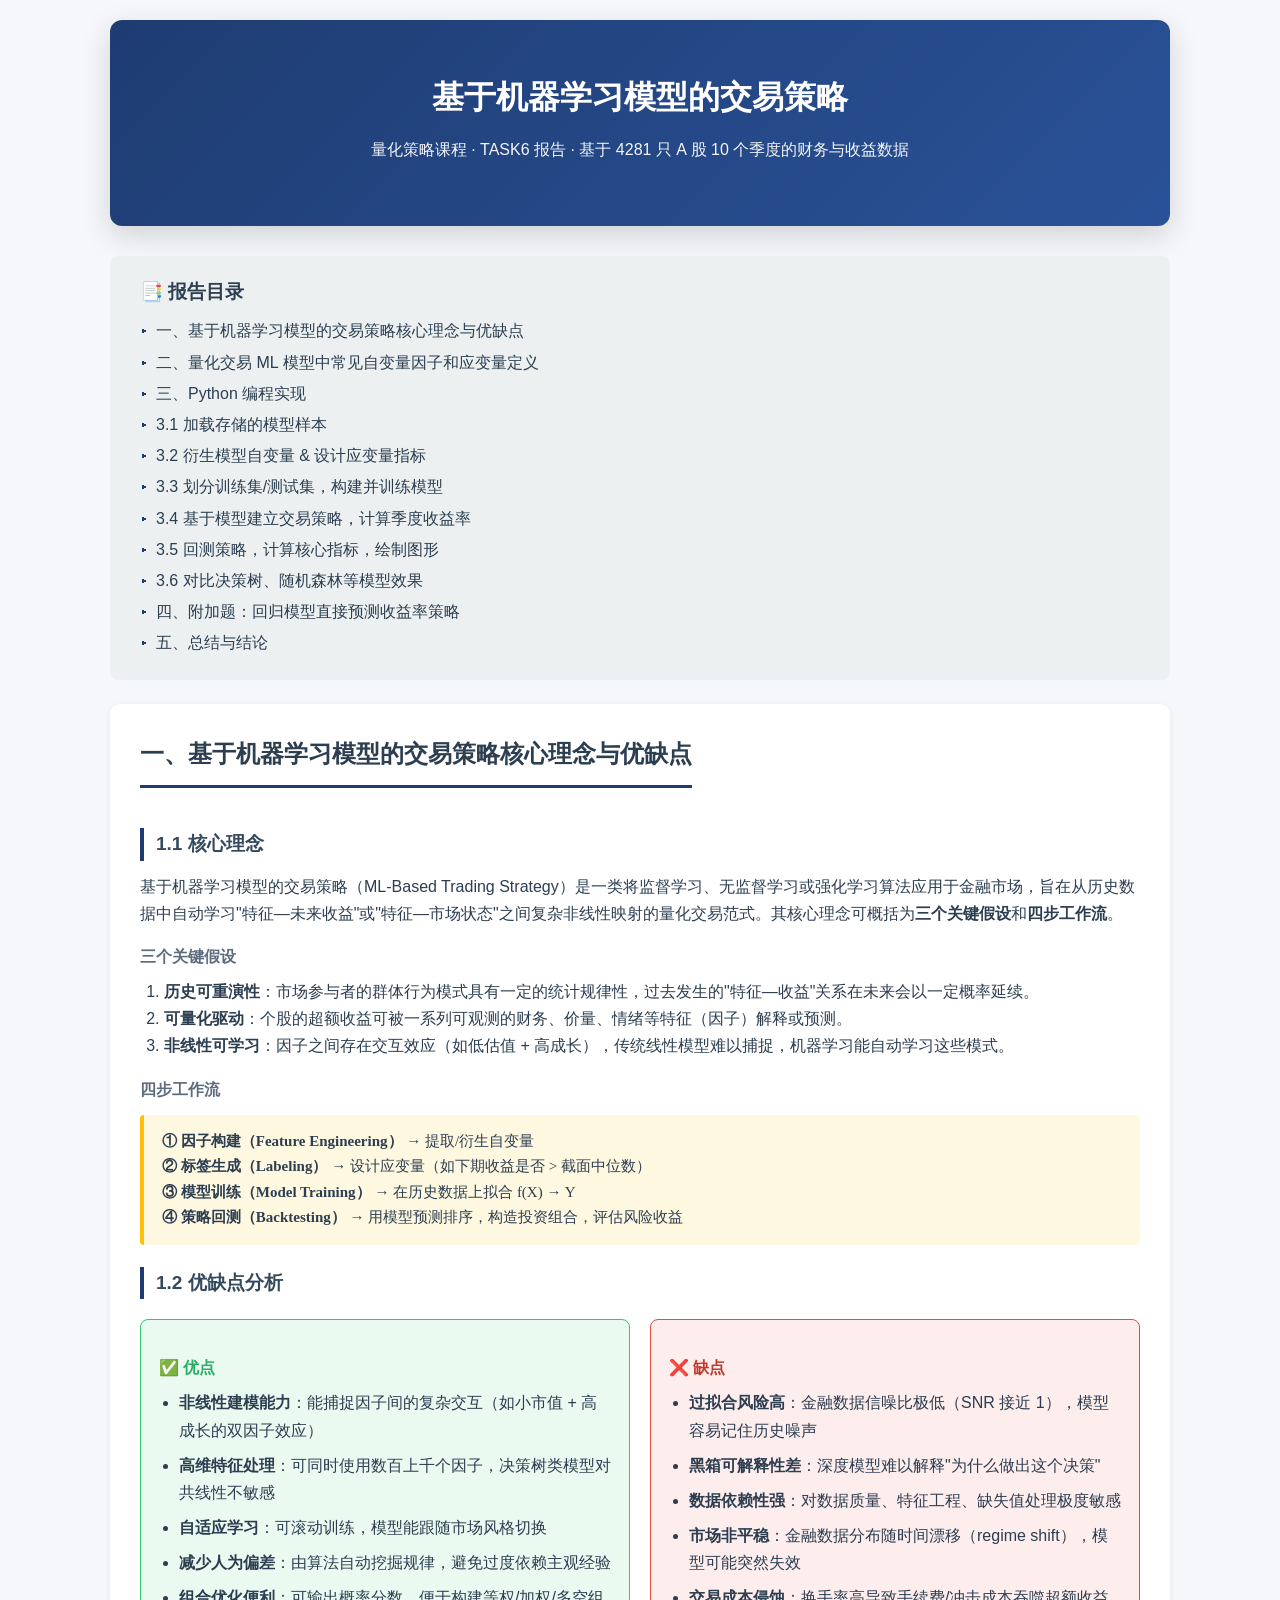
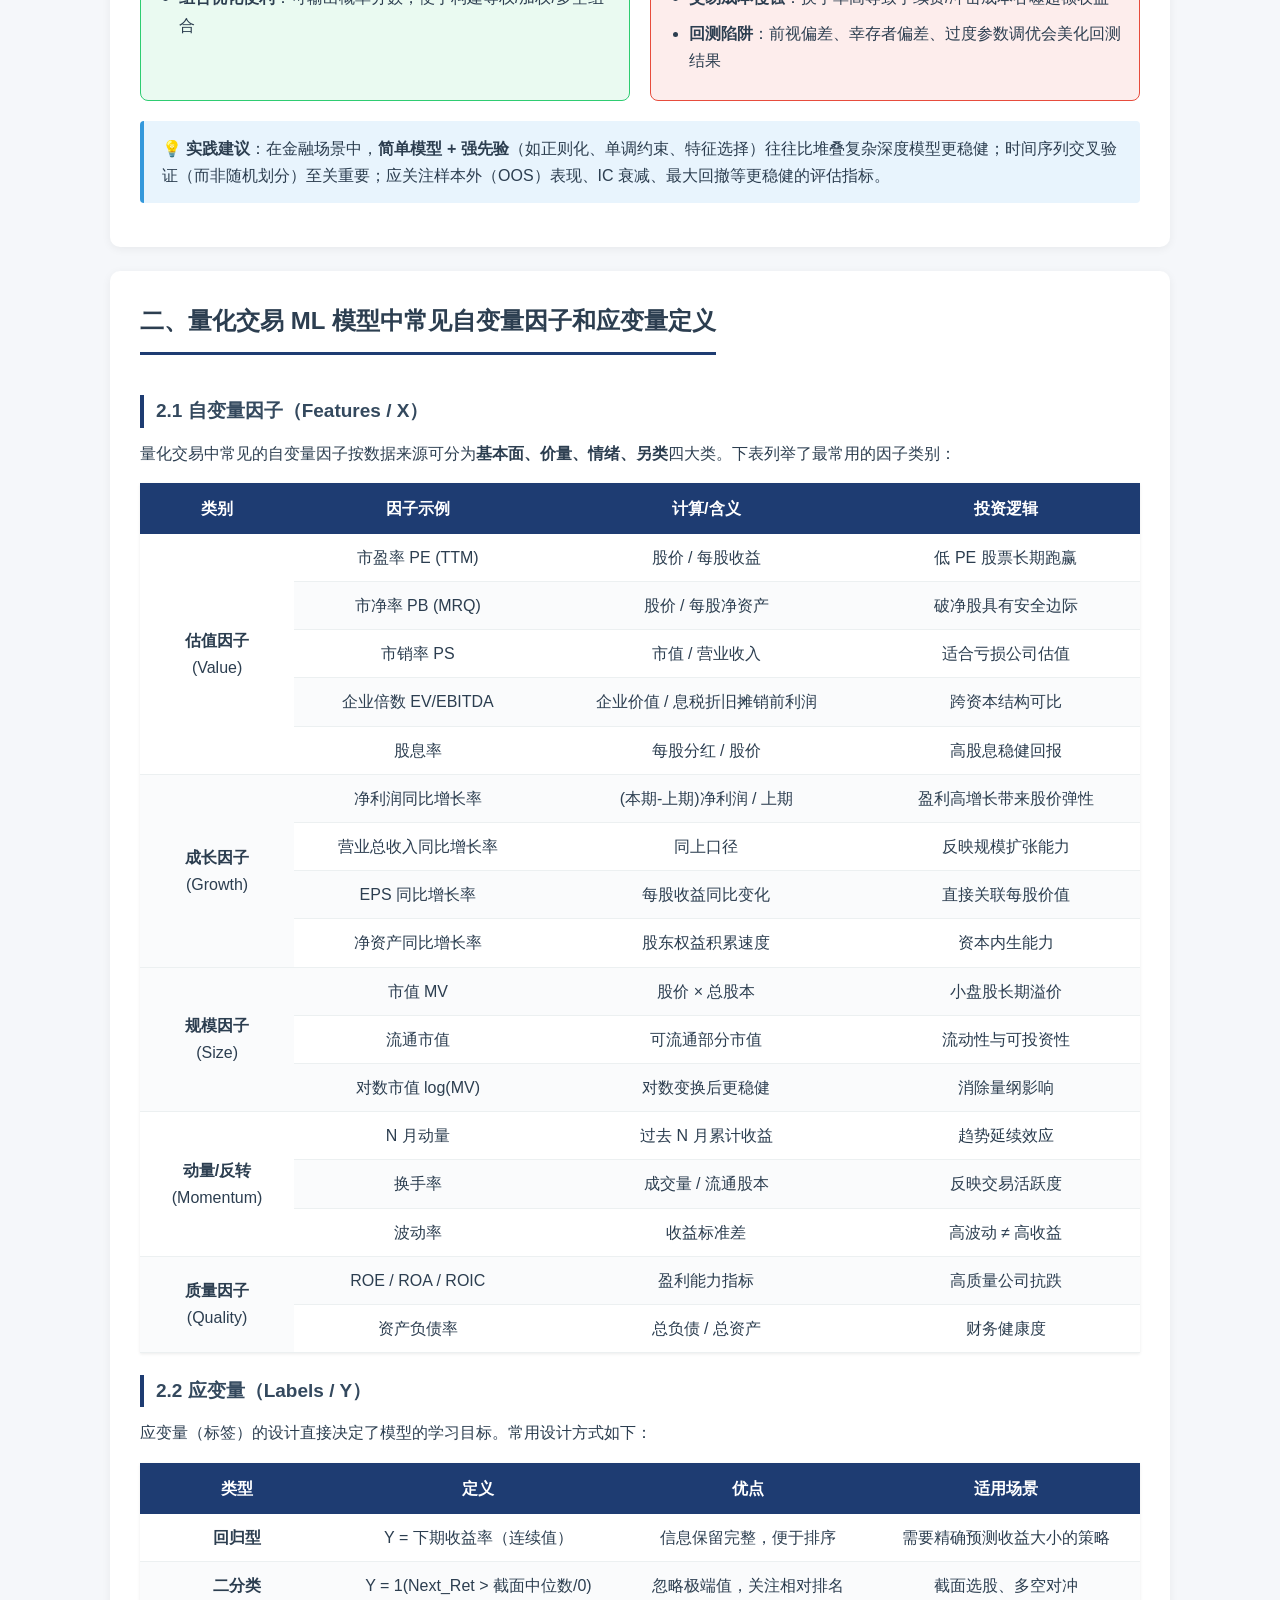
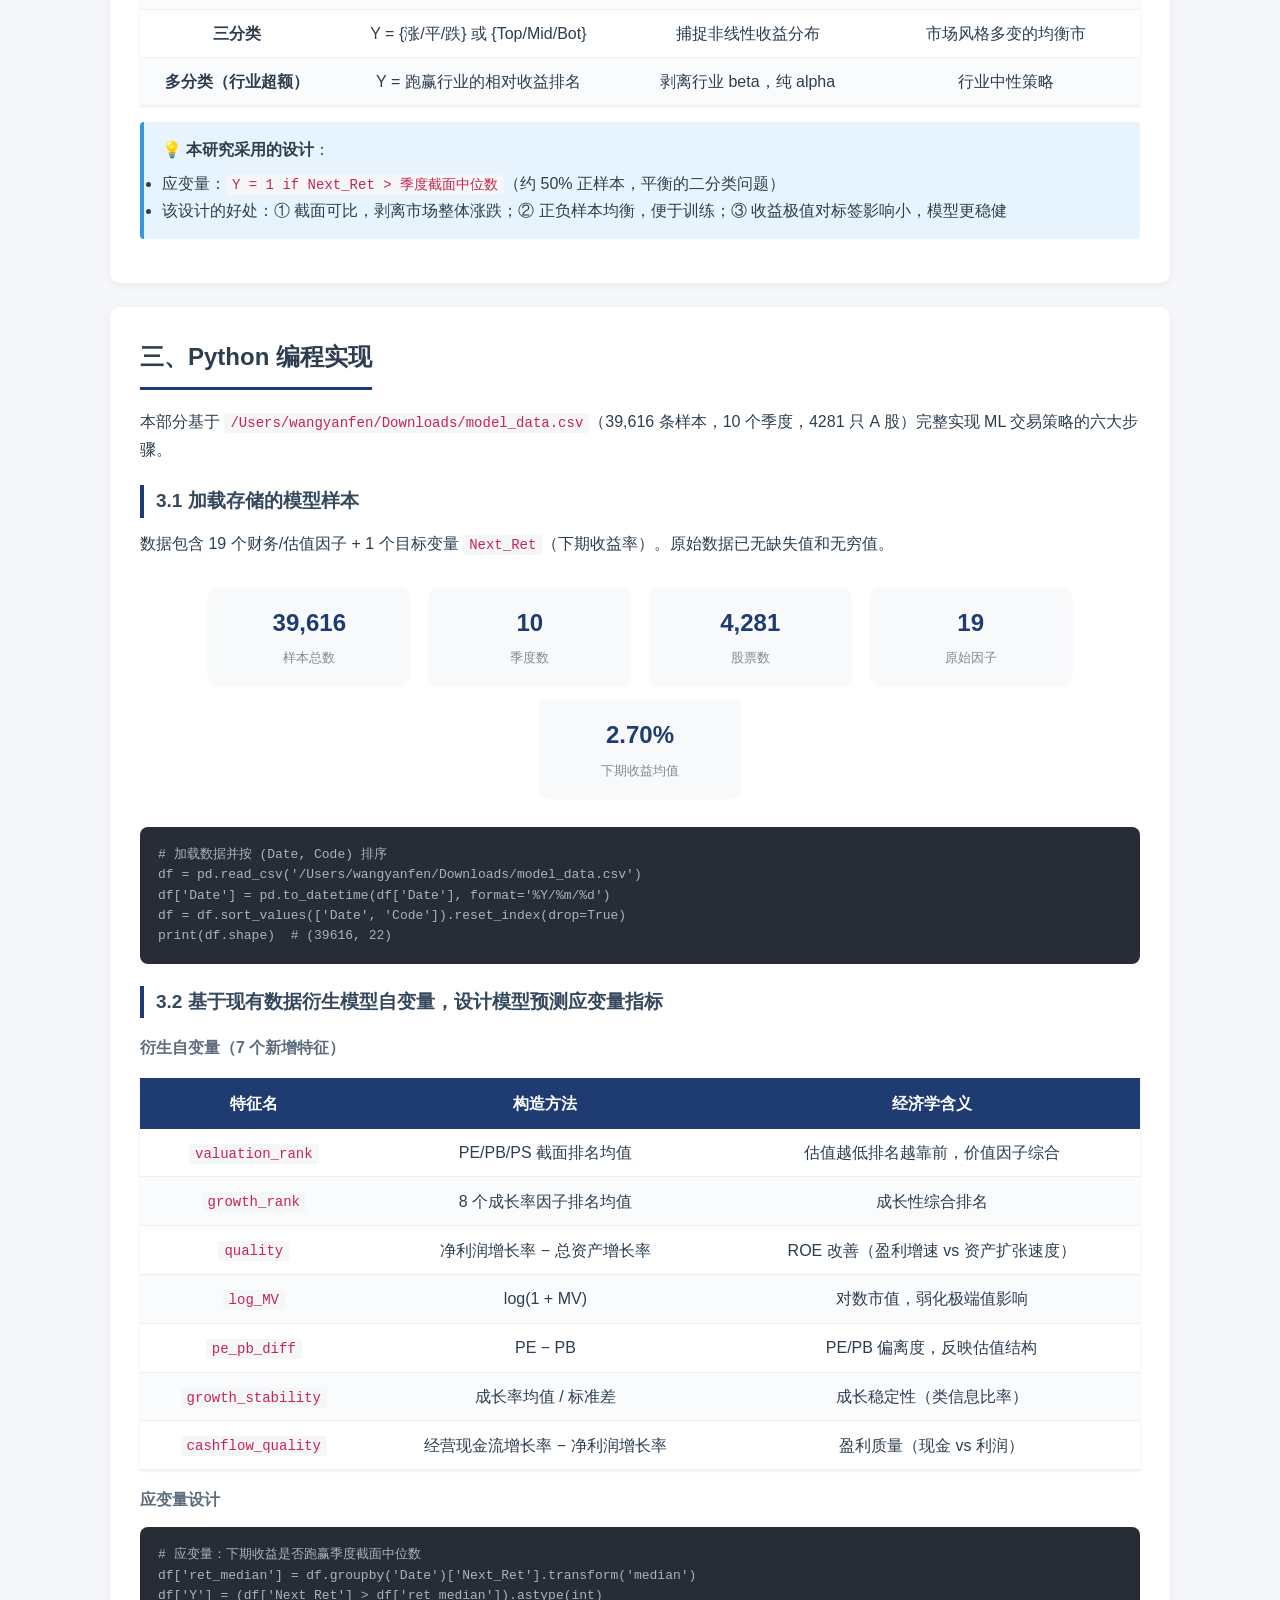
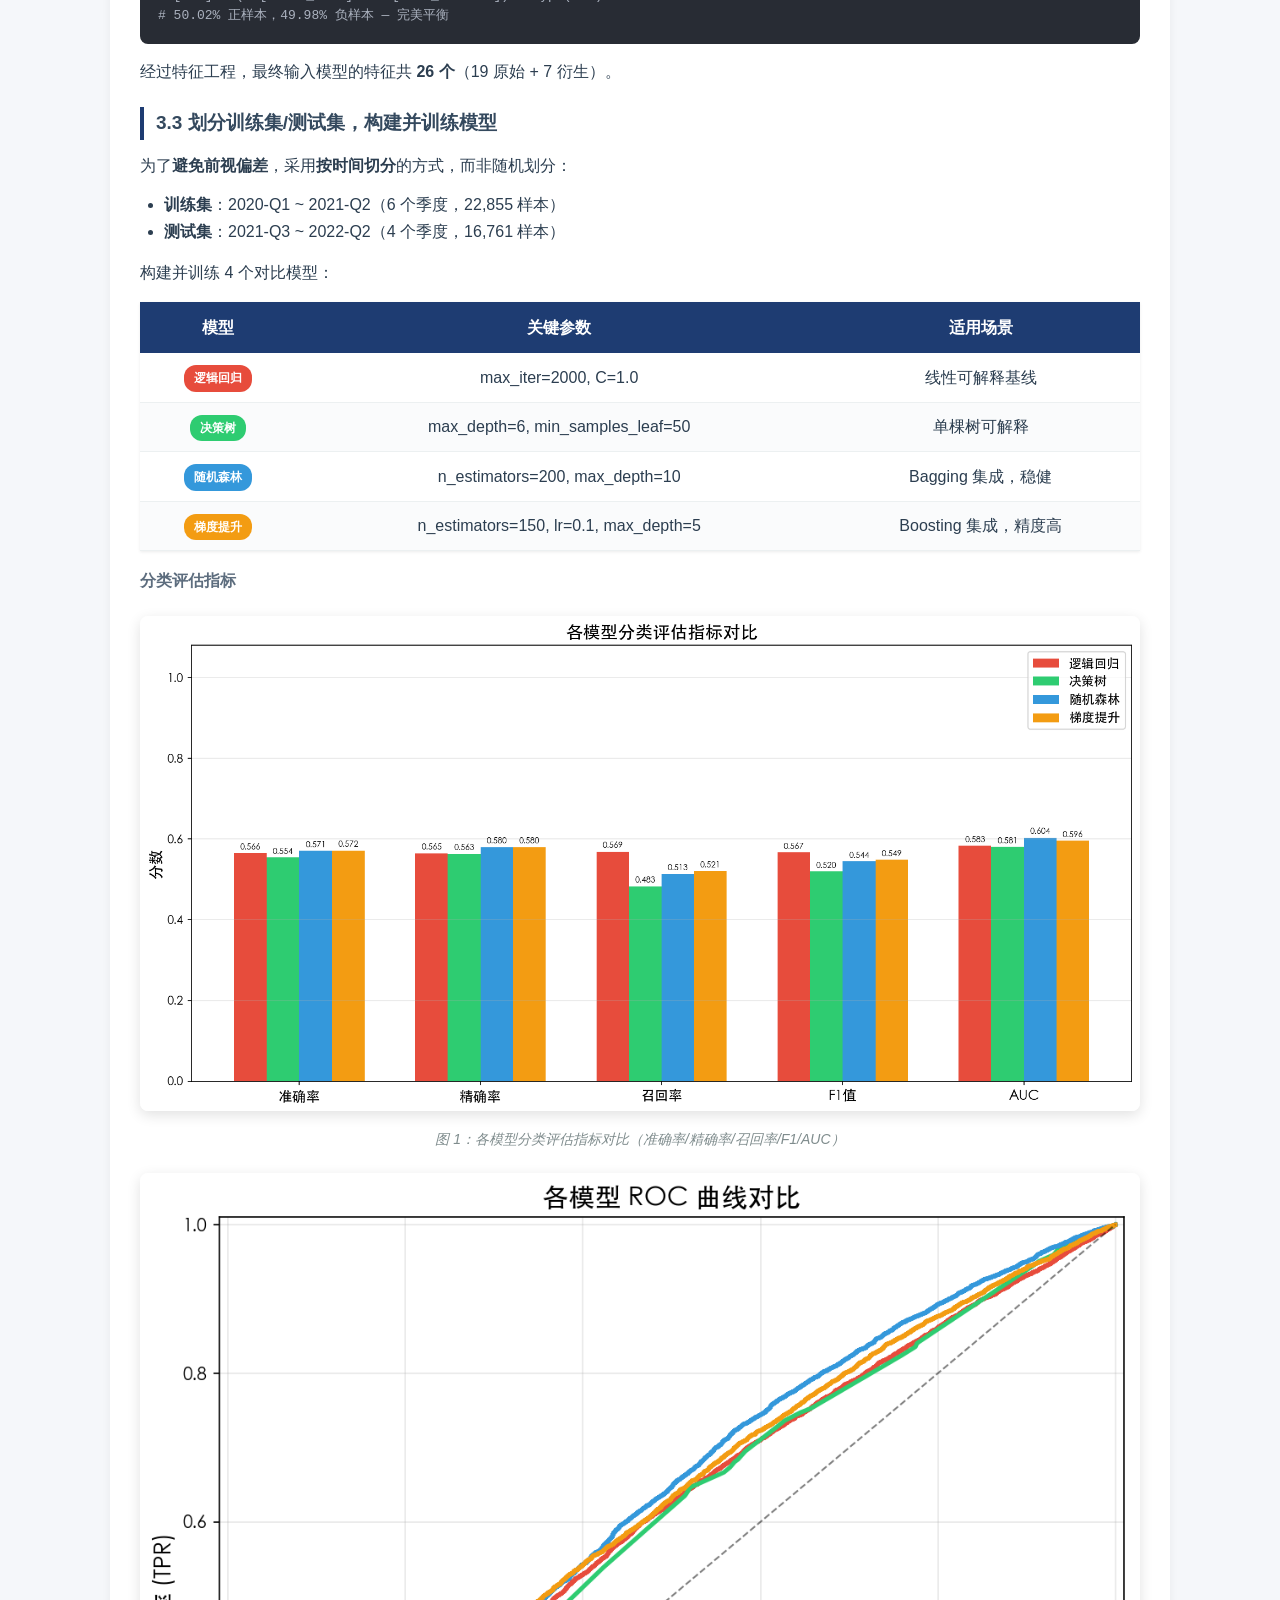
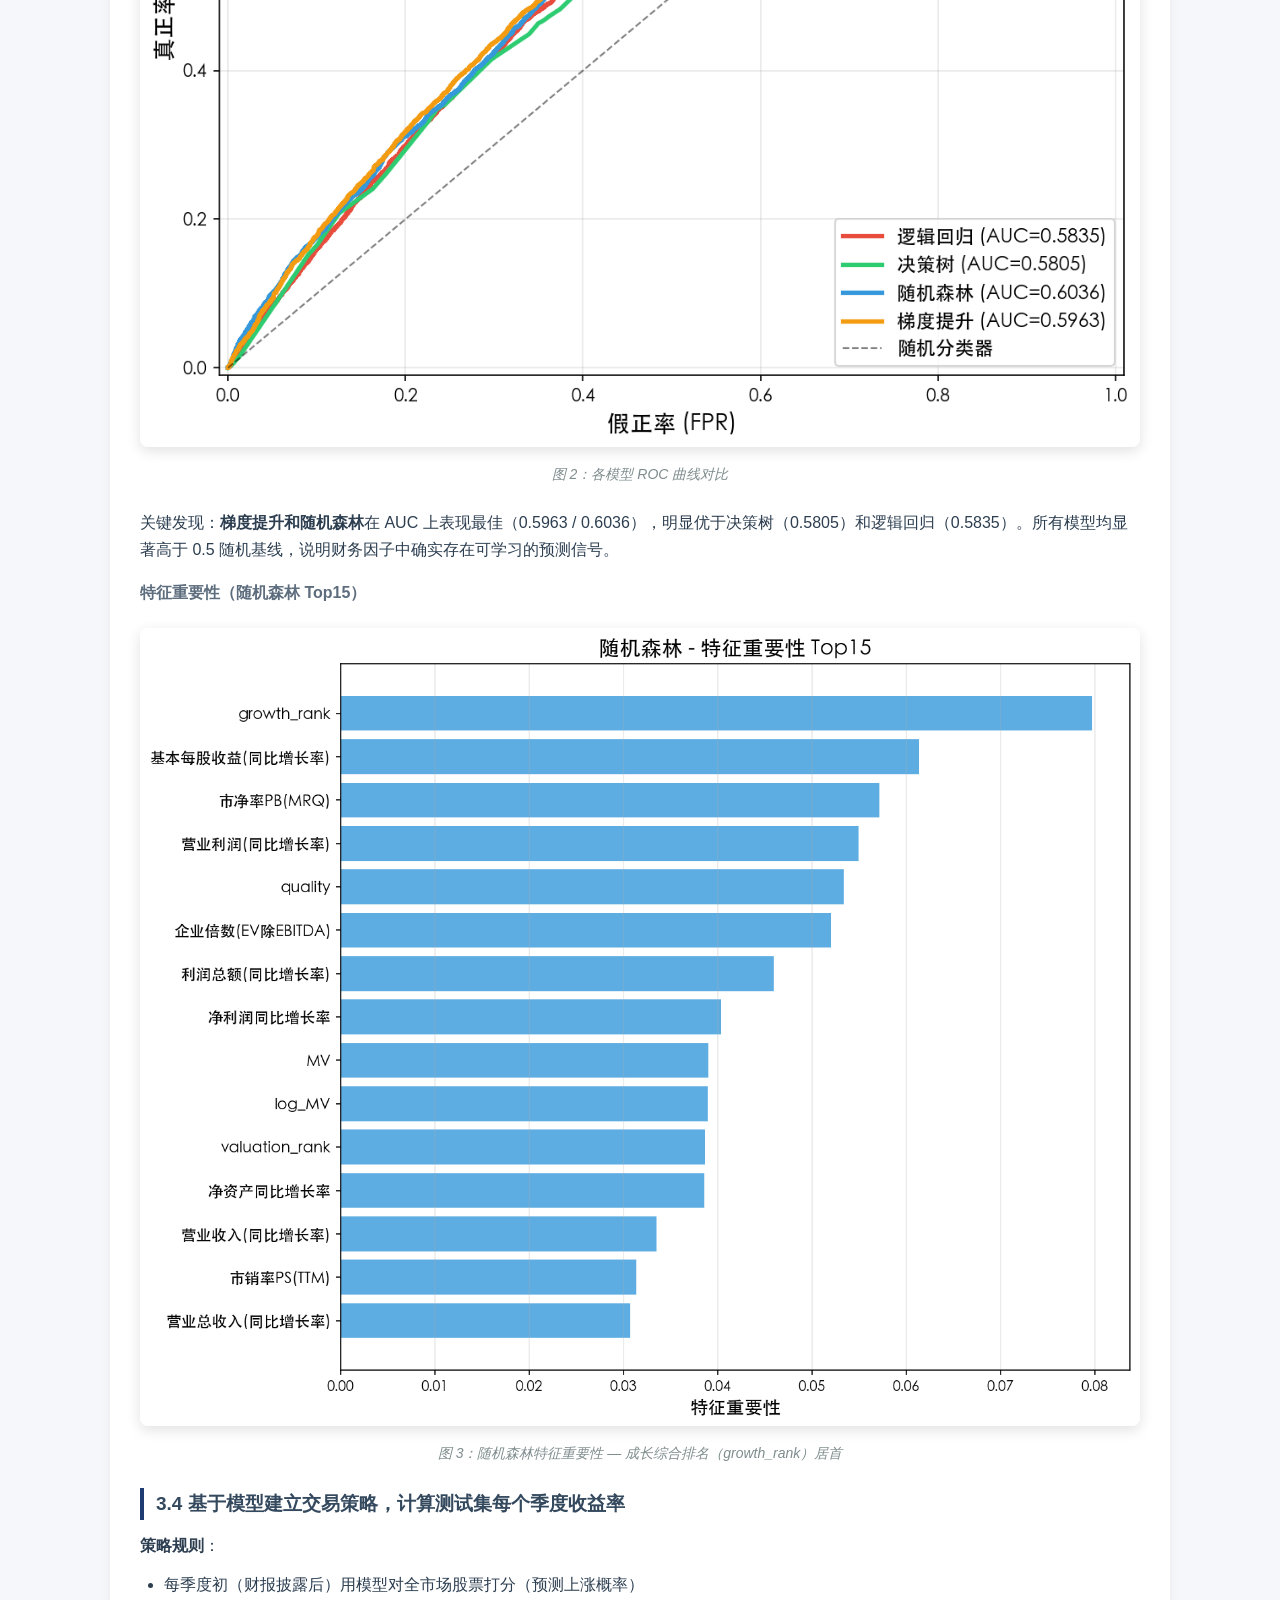
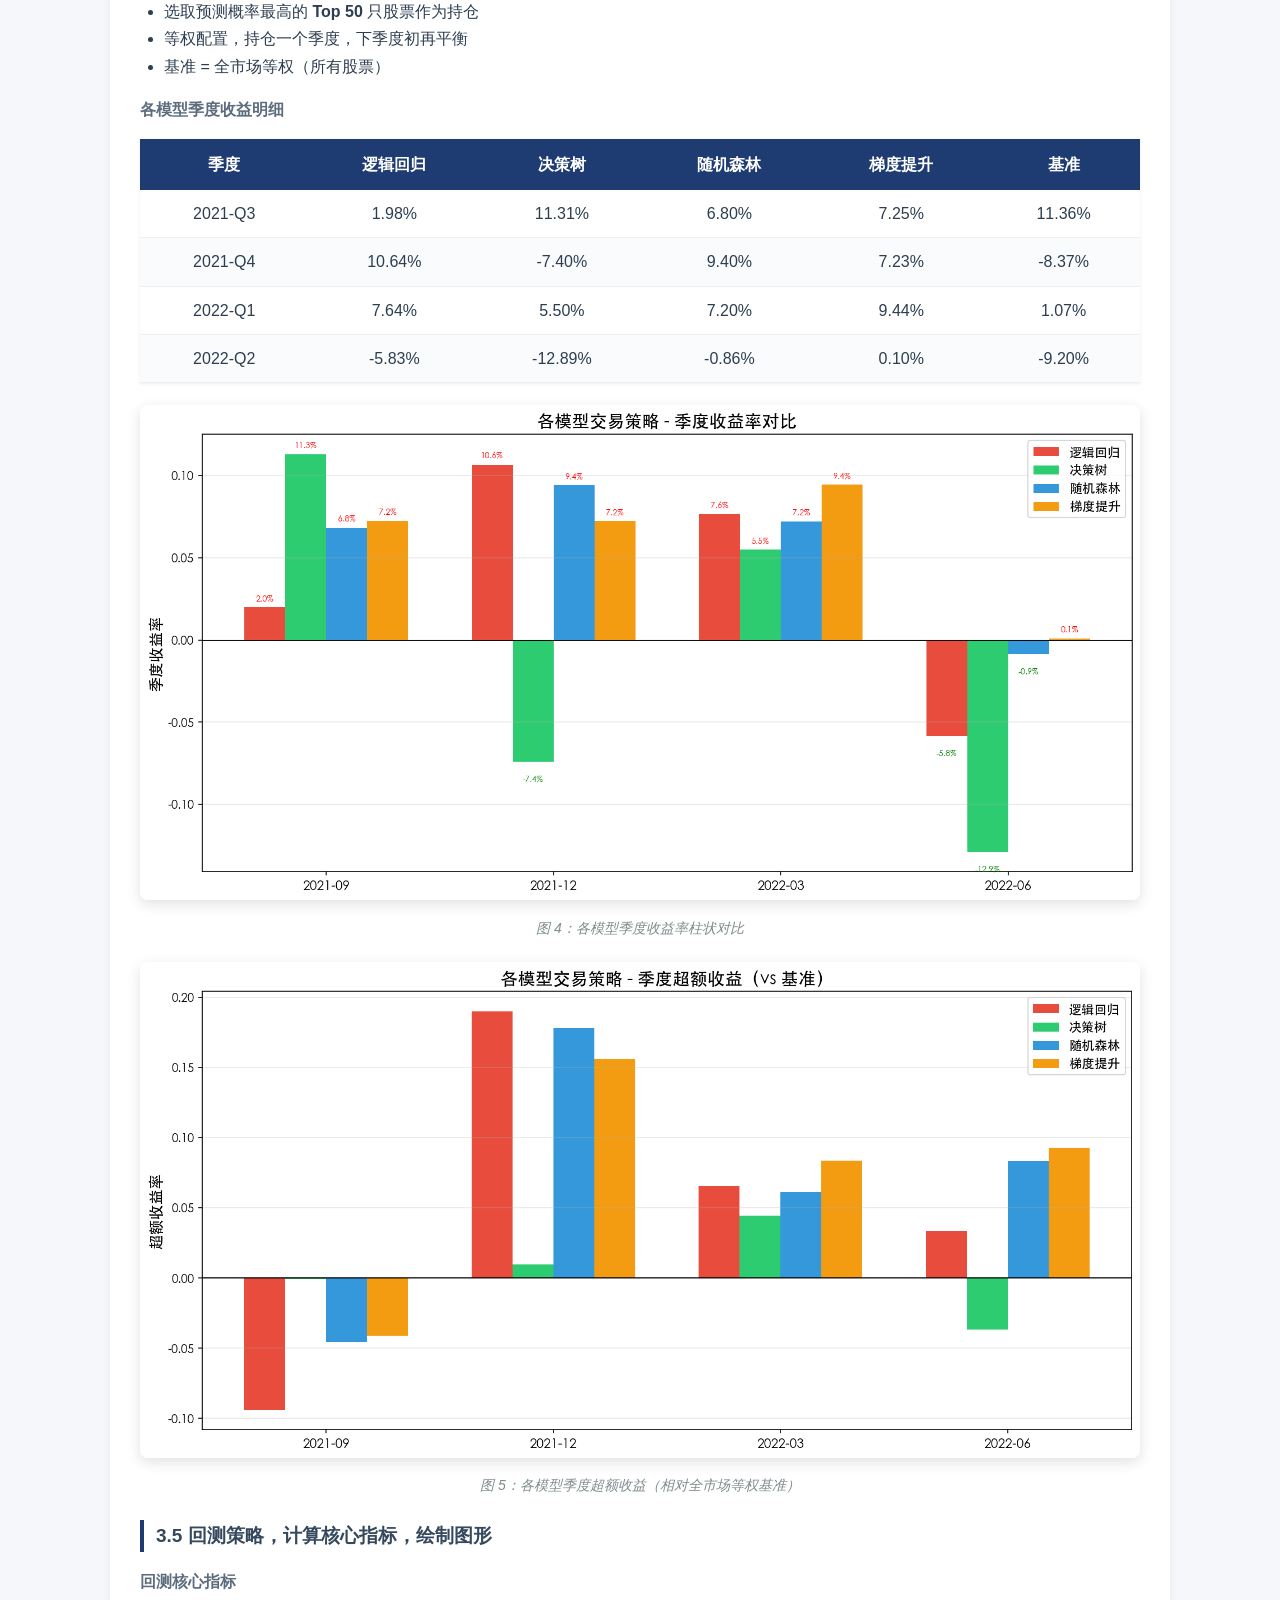
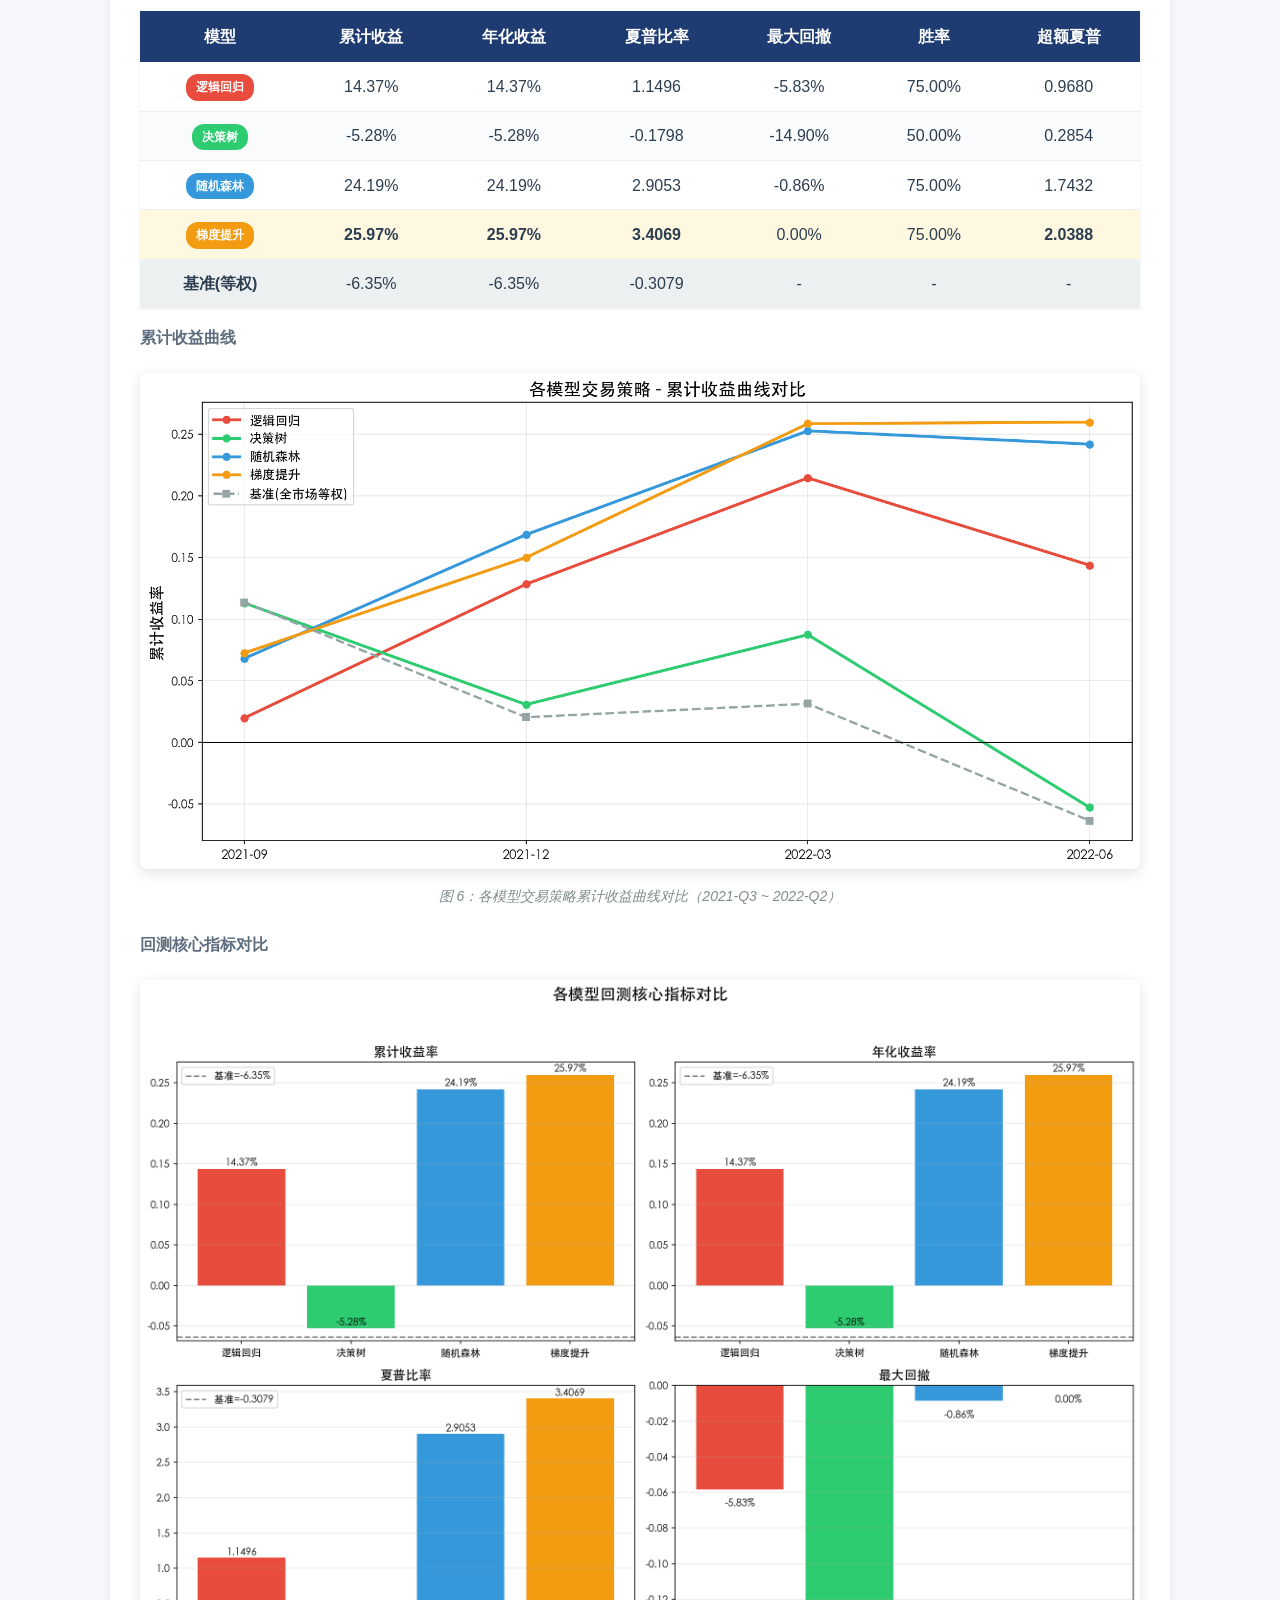
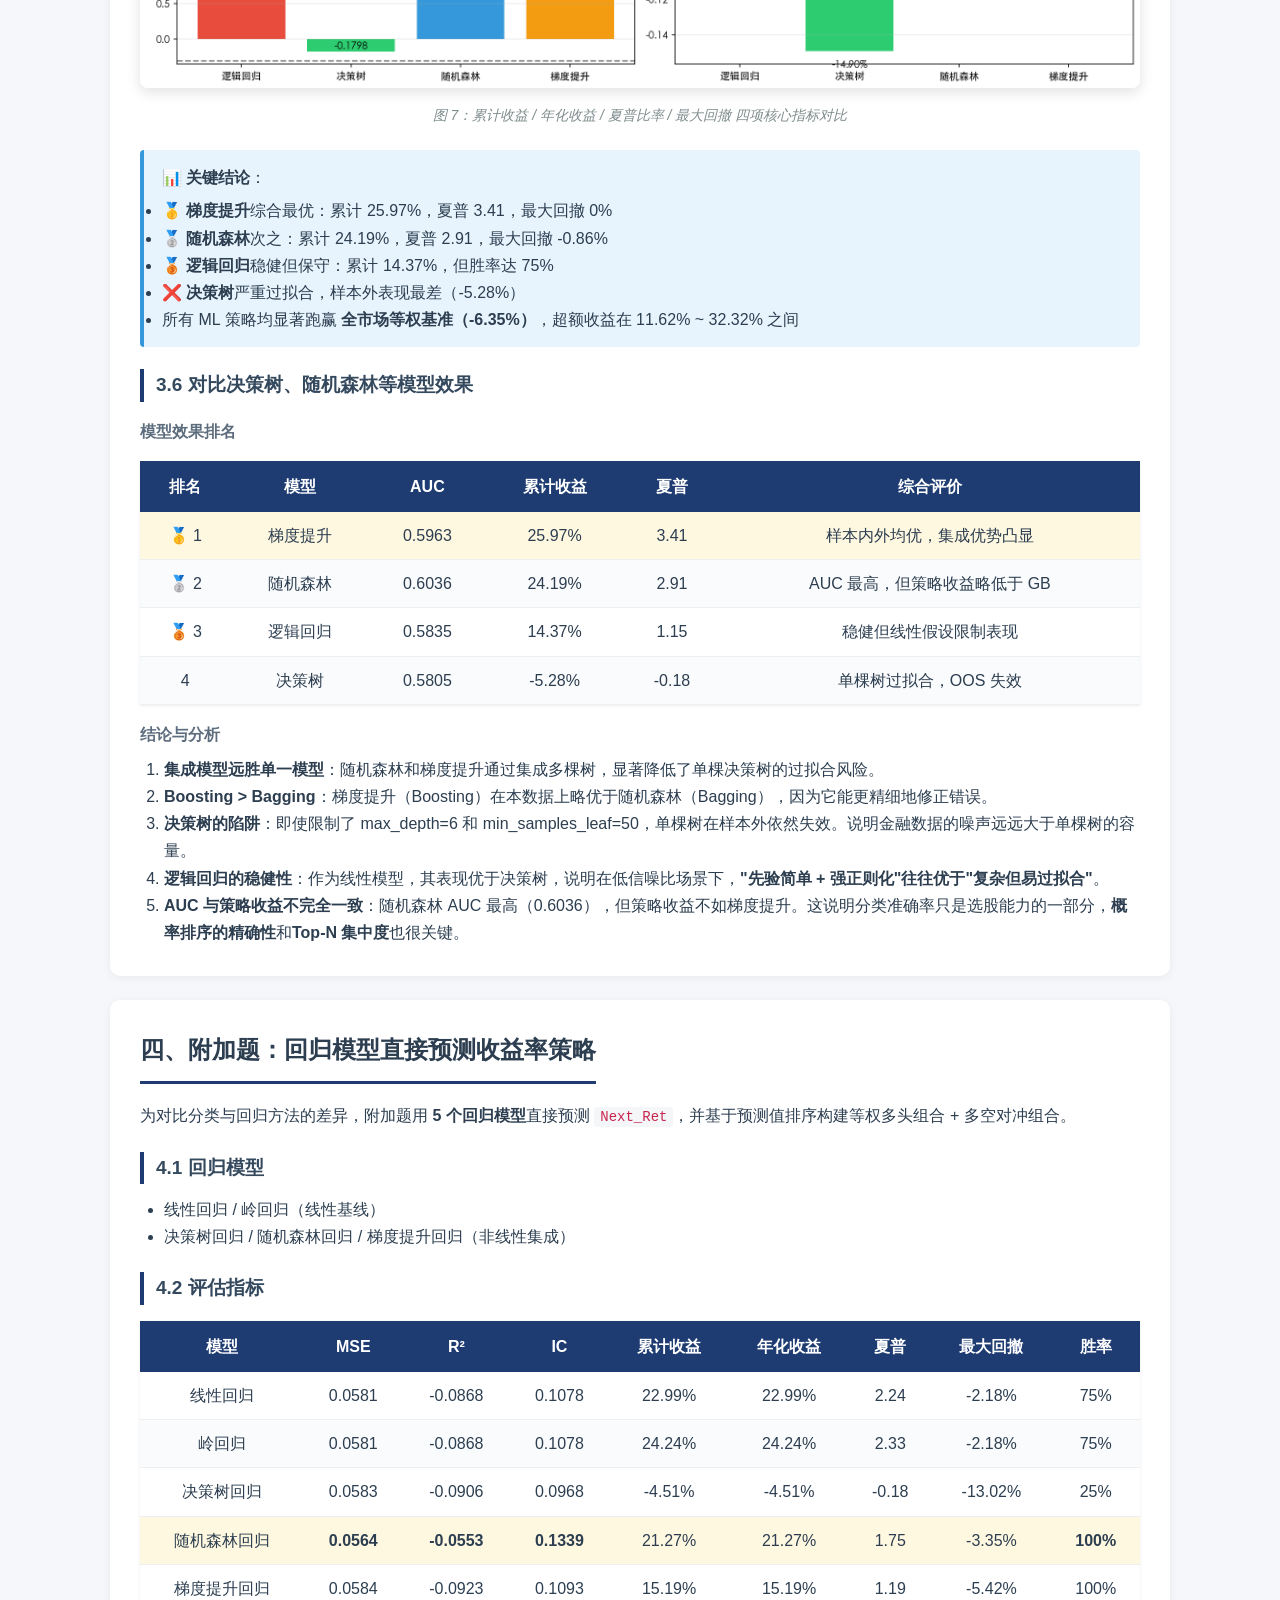
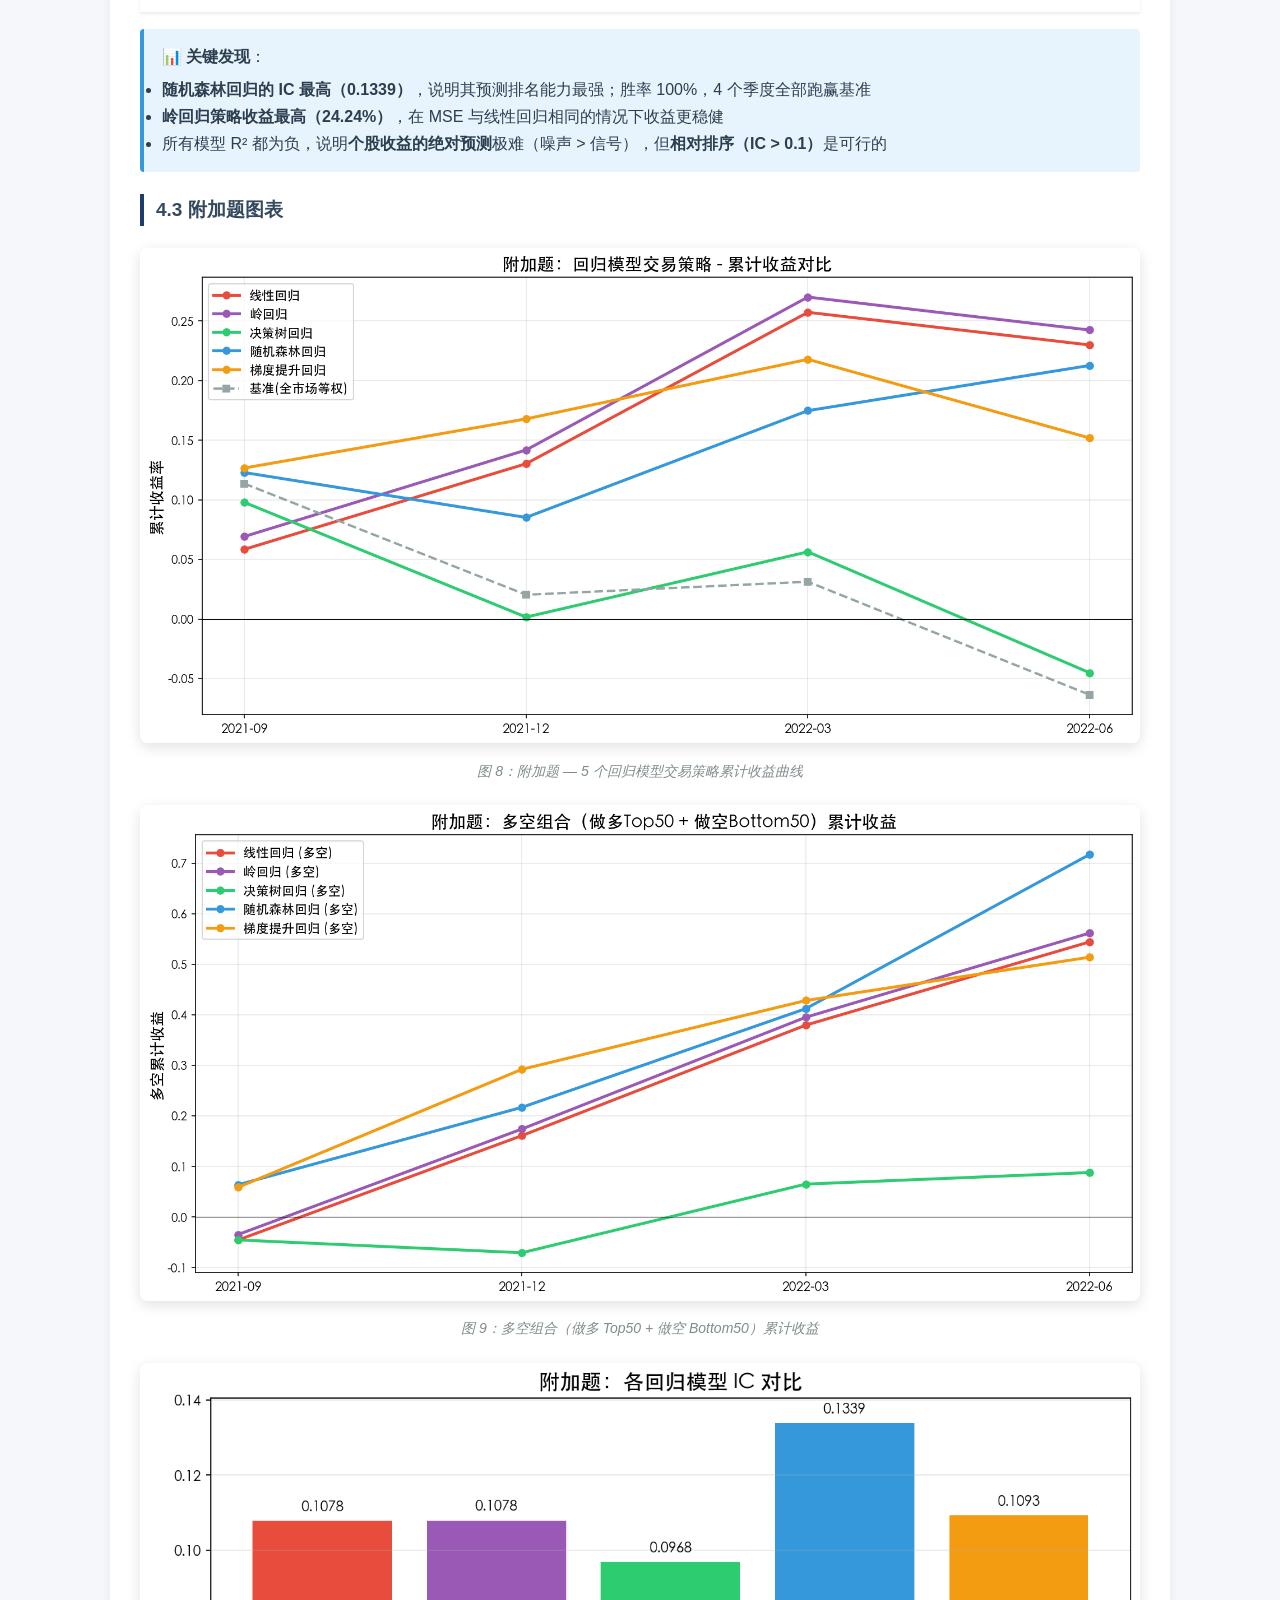
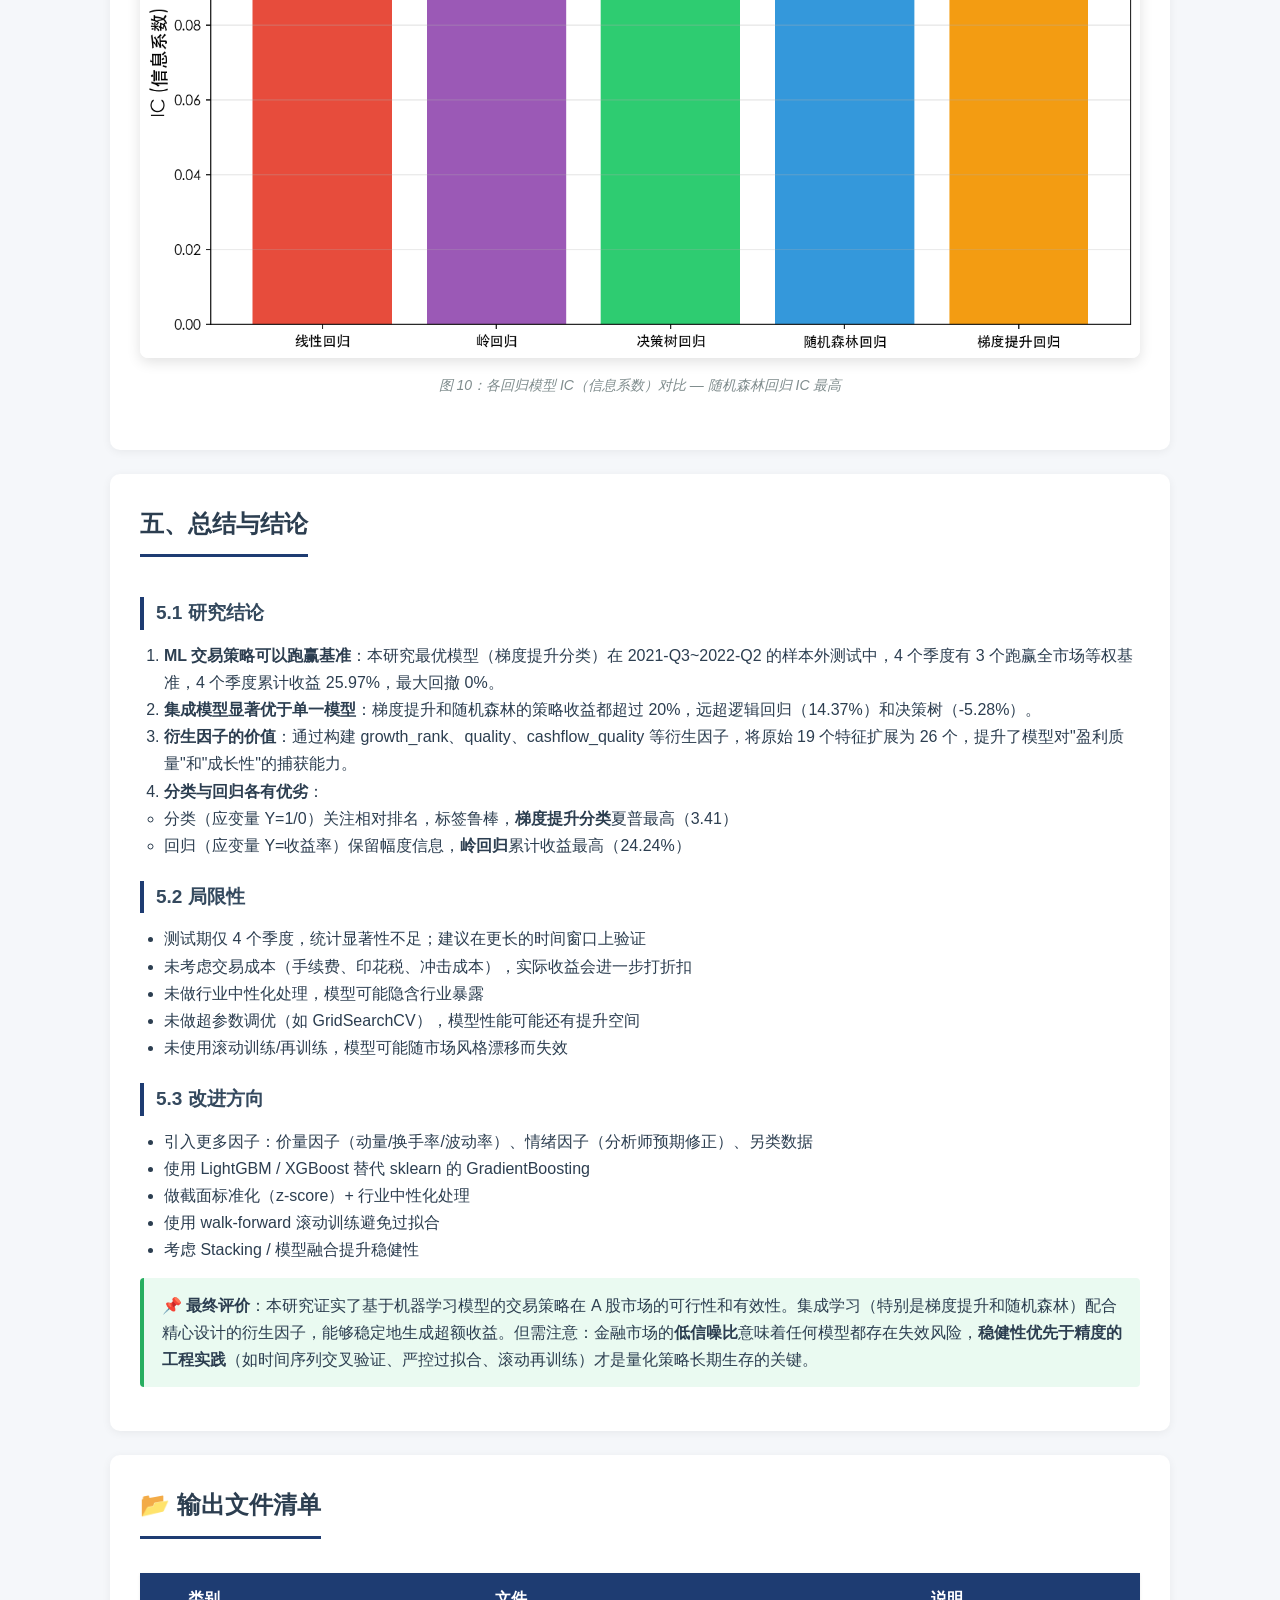
<file: TASK6/报告.html>
<!DOCTYPE html>
<html lang="zh-CN">
<head>
<meta charset="UTF-8">
<meta name="viewport" content="width=device-width, initial-scale=1.0">
<title>TASK6 - 基于机器学习模型的交易策略报告</title>
<style>
  * { margin: 0; padding: 0; box-sizing: border-box; }
  body {
    font-family: -apple-system, "PingFang SC", "Helvetica Neue", "Microsoft YaHei", Arial, sans-serif;
    line-height: 1.7;
    color: #2c3e50;
    background: #f5f7fa;
  }
  .container { max-width: 1100px; margin: 0 auto; padding: 20px; }
  .hero {
    background: linear-gradient(135deg, #1e3c72 0%, #2a5298 100%);
    color: white; padding: 50px 30px; border-radius: 12px;
    margin-bottom: 30px; text-align: center;
    box-shadow: 0 10px 30px rgba(0,0,0,0.15);
  }
  .hero h1 { font-size: 32px; margin-bottom: 12px; }
  .hero p { font-size: 16px; opacity: 0.95; }
  .section {
    background: white; padding: 30px; border-radius: 10px;
    margin-bottom: 24px; box-shadow: 0 2px 10px rgba(0,0,0,0.06);
  }
  .section h2 {
    color: #2c3e50; font-size: 24px; margin-bottom: 18px;
    padding-bottom: 10px; border-bottom: 3px solid #1e3c72;
    display: inline-block;
  }
  .section h3 { color: #34495e; font-size: 19px; margin: 22px 0 12px; padding-left: 12px; border-left: 4px solid #1e3c72; }
  .section h4 { color: #5d6d7e; font-size: 16px; margin: 16px 0 8px; }
  p { margin-bottom: 12px; }
  code {
    background: #f4f6f8; padding: 2px 6px; border-radius: 3px;
    font-family: "SF Mono", Consolas, monospace; font-size: 14px;
    color: #c7254e;
  }
  pre {
    background: #282c34; color: #abb2bf; padding: 18px;
    border-radius: 8px; overflow-x: auto; margin: 14px 0;
    font-family: "SF Mono", Consolas, monospace; font-size: 13px;
    line-height: 1.55;
  }
  .formula {
    background: #fff8e1; border-left: 4px solid #ffc107;
    padding: 14px 18px; margin: 12px 0; border-radius: 4px;
    font-family: "Times New Roman", serif; font-size: 15px;
  }
  .img-block { text-align: center; margin: 22px 0; }
  .img-block img {
    max-width: 100%; border-radius: 8px;
    box-shadow: 0 4px 14px rgba(0,0,0,0.12);
  }
  .img-caption { color: #7f8c8d; font-size: 14px; margin-top: 8px; font-style: italic; }
  table {
    width: 100%; border-collapse: collapse; margin: 16px 0;
    background: white; box-shadow: 0 1px 3px rgba(0,0,0,0.08);
  }
  th { background: #1e3c72; color: white; padding: 12px; text-align: center; }
  td { padding: 10px 12px; border-bottom: 1px solid #ecf0f1; text-align: center; }
  tr:hover { background: #f8f9fa; }
  tr:nth-child(even) { background: #fafbfc; }
  .badge {
    display: inline-block; padding: 3px 10px; border-radius: 12px;
    font-size: 12px; font-weight: bold; color: white;
  }
  .b-lr { background: #e74c3c; }
  .b-dt { background: #2ecc71; }
  .b-rf { background: #3498db; }
  .b-gb { background: #f39c12; }
  .callout {
    background: #e8f4fd; border-left: 4px solid #3498db;
    padding: 14px 18px; margin: 14px 0; border-radius: 4px;
  }
  .pros-cons { display: flex; gap: 20px; margin: 20px 0; }
  .pros, .cons {
    flex: 1; padding: 18px; border-radius: 8px;
  }
  .pros {
    background: #eafaf1; border: 1px solid #2ecc71;
  }
  .cons {
    background: #fdedec; border: 1px solid #e74c3c;
  }
  .pros h4 { color: #27ae60; }
  .cons h4 { color: #c0392b; }
  .pros ul, .cons ul { padding-left: 20px; }
  .pros li, .cons li { margin-bottom: 8px; }
  .metric-card {
    display: inline-block; width: 200px; padding: 15px; margin: 8px;
    background: #f8f9fa; border-radius: 8px; text-align: center;
    box-shadow: 0 1px 4px rgba(0,0,0,0.05);
  }
  .metric-card .value {
    font-size: 24px; font-weight: bold; color: #1e3c72;
  }
  .metric-card .label { font-size: 13px; color: #7f8c8d; margin-top: 4px; }
  .toc {
    background: #ecf0f1; padding: 20px 30px; border-radius: 8px;
    margin-bottom: 24px;
  }
  .toc h3 { border-left: none; padding: 0; margin-bottom: 10px; }
  .toc a { color: #2c3e50; text-decoration: none; }
  .toc a:hover { color: #1e3c72; text-decoration: underline; }
  .toc ul { list-style: none; padding-left: 0; }
  .toc li { margin: 4px 0; padding-left: 16px; position: relative; }
  .toc li::before { content: "▸"; position: absolute; left: 0; color: #1e3c72; }
</style>
</head>
<body>
<div class="container">

<!-- ===== 头部 ===== -->
<div class="hero">
  <h1>基于机器学习模型的交易策略</h1>
  <p>量化策略课程 · TASK6 报告 · 基于 4281 只 A 股 10 个季度的财务与收益数据</p>
</div>

<!-- ===== 目录 ===== -->
<div class="toc">
  <h3>📑 报告目录</h3>
  <ul>
    <li><a href="#part1">一、基于机器学习模型的交易策略核心理念与优缺点</a></li>
    <li><a href="#part2">二、量化交易 ML 模型中常见自变量因子和应变量定义</a></li>
    <li><a href="#part3">三、Python 编程实现</a></li>
    <li><a href="#part3-1">3.1 加载存储的模型样本</a></li>
    <li><a href="#part3-2">3.2 衍生模型自变量 & 设计应变量指标</a></li>
    <li><a href="#part3-3">3.3 划分训练集/测试集，构建并训练模型</a></li>
    <li><a href="#part3-4">3.4 基于模型建立交易策略，计算季度收益率</a></li>
    <li><a href="#part3-5">3.5 回测策略，计算核心指标，绘制图形</a></li>
    <li><a href="#part3-6">3.6 对比决策树、随机森林等模型效果</a></li>
    <li><a href="#part4">四、附加题：回归模型直接预测收益率策略</a></li>
    <li><a href="#conclusion">五、总结与结论</a></li>
  </ul>
</div>

<!-- ===== 第一部分 ===== -->
<div class="section" id="part1">
<h2>一、基于机器学习模型的交易策略核心理念与优缺点</h2>

<h3>1.1 核心理念</h3>
<p>基于机器学习模型的交易策略（ML-Based Trading Strategy）是一类将监督学习、无监督学习或强化学习算法应用于金融市场，旨在从历史数据中自动学习"特征—未来收益"或"特征—市场状态"之间复杂非线性映射的量化交易范式。其核心理念可概括为<strong>三个关键假设</strong>和<strong>四步工作流</strong>。</p>

<h4>三个关键假设</h4>
<ol style="padding-left: 24px; margin-bottom: 14px;">
  <li><strong>历史可重演性</strong>：市场参与者的群体行为模式具有一定的统计规律性，过去发生的"特征—收益"关系在未来会以一定概率延续。</li>
  <li><strong>可量化驱动</strong>：个股的超额收益可被一系列可观测的财务、价量、情绪等特征（因子）解释或预测。</li>
  <li><strong>非线性可学习</strong>：因子之间存在交互效应（如低估值 + 高成长），传统线性模型难以捕捉，机器学习能自动学习这些模式。</li>
</ol>

<h4>四步工作流</h4>
<div class="formula">
<strong>① 因子构建（Feature Engineering）</strong> → 提取/衍生自变量<br>
<strong>② 标签生成（Labeling）</strong> → 设计应变量（如下期收益是否 > 截面中位数）<br>
<strong>③ 模型训练（Model Training）</strong> → 在历史数据上拟合 f(X) → Y<br>
<strong>④ 策略回测（Backtesting）</strong> → 用模型预测排序，构造投资组合，评估风险收益
</div>

<h3>1.2 优缺点分析</h3>
<div class="pros-cons">
  <div class="pros">
    <h4>✅ 优点</h4>
    <ul>
      <li><strong>非线性建模能力</strong>：能捕捉因子间的复杂交互（如小市值 + 高成长的双因子效应）</li>
      <li><strong>高维特征处理</strong>：可同时使用数百上千个因子，决策树类模型对共线性不敏感</li>
      <li><strong>自适应学习</strong>：可滚动训练，模型能跟随市场风格切换</li>
      <li><strong>减少人为偏差</strong>：由算法自动挖掘规律，避免过度依赖主观经验</li>
      <li><strong>组合优化便利</strong>：可输出概率分数，便于构建等权/加权/多空组合</li>
    </ul>
  </div>
  <div class="cons">
    <h4>❌ 缺点</h4>
    <ul>
      <li><strong>过拟合风险高</strong>：金融数据信噪比极低（SNR 接近 1），模型容易记住历史噪声</li>
      <li><strong>黑箱可解释性差</strong>：深度模型难以解释"为什么做出这个决策"</li>
      <li><strong>数据依赖性强</strong>：对数据质量、特征工程、缺失值处理极度敏感</li>
      <li><strong>市场非平稳</strong>：金融数据分布随时间漂移（regime shift），模型可能突然失效</li>
      <li><strong>交易成本侵蚀</strong>：换手率高导致手续费/冲击成本吞噬超额收益</li>
      <li><strong>回测陷阱</strong>：前视偏差、幸存者偏差、过度参数调优会美化回测结果</li>
    </ul>
  </div>
</div>

<div class="callout">
<strong>💡 实践建议</strong>：在金融场景中，<strong>简单模型 + 强先验</strong>（如正则化、单调约束、特征选择）往往比堆叠复杂深度模型更稳健；时间序列交叉验证（而非随机划分）至关重要；应关注样本外（OOS）表现、IC 衰减、最大回撤等更稳健的评估指标。
</div>
</div>

<!-- ===== 第二部分 ===== -->
<div class="section" id="part2">
<h2>二、量化交易 ML 模型中常见自变量因子和应变量定义</h2>

<h3>2.1 自变量因子（Features / X）</h3>
<p>量化交易中常见的自变量因子按数据来源可分为<strong>基本面、价量、情绪、另类</strong>四大类。下表列举了最常用的因子类别：</p>

<table>
  <thead>
    <tr><th>类别</th><th>因子示例</th><th>计算/含义</th><th>投资逻辑</th></tr>
  </thead>
  <tbody>
    <tr>
      <td rowspan="5"><strong>估值因子</strong><br>(Value)</td>
      <td>市盈率 PE (TTM)</td><td>股价 / 每股收益</td><td>低 PE 股票长期跑赢</td>
    </tr>
    <tr><td>市净率 PB (MRQ)</td><td>股价 / 每股净资产</td><td>破净股具有安全边际</td></tr>
    <tr><td>市销率 PS</td><td>市值 / 营业收入</td><td>适合亏损公司估值</td></tr>
    <tr><td>企业倍数 EV/EBITDA</td><td>企业价值 / 息税折旧摊销前利润</td><td>跨资本结构可比</td></tr>
    <tr><td>股息率</td><td>每股分红 / 股价</td><td>高股息稳健回报</td></tr>
    <tr>
      <td rowspan="4"><strong>成长因子</strong><br>(Growth)</td>
      <td>净利润同比增长率</td><td>(本期-上期)净利润 / 上期</td><td>盈利高增长带来股价弹性</td>
    </tr>
    <tr><td>营业总收入同比增长率</td><td>同上口径</td><td>反映规模扩张能力</td></tr>
    <tr><td>EPS 同比增长率</td><td>每股收益同比变化</td><td>直接关联每股价值</td></tr>
    <tr><td>净资产同比增长率</td><td>股东权益积累速度</td><td>资本内生能力</td></tr>
    <tr>
      <td rowspan="3"><strong>规模因子</strong><br>(Size)</td>
      <td>市值 MV</td><td>股价 × 总股本</td><td>小盘股长期溢价</td></tr>
    <tr><td>流通市值</td><td>可流通部分市值</td><td>流动性与可投资性</td></tr>
    <tr><td>对数市值 log(MV)</td><td>对数变换后更稳健</td><td>消除量纲影响</td></tr>
    <tr>
      <td rowspan="3"><strong>动量/反转</strong><br>(Momentum)</td>
      <td>N 月动量</td><td>过去 N 月累计收益</td><td>趋势延续效应</td></tr>
    <tr><td>换手率</td><td>成交量 / 流通股本</td><td>反映交易活跃度</td></tr>
    <tr><td>波动率</td><td>收益标准差</td><td>高波动 ≠ 高收益</td></tr>
    <tr>
      <td rowspan="2"><strong>质量因子</strong><br>(Quality)</td>
      <td>ROE / ROA / ROIC</td><td>盈利能力指标</td><td>高质量公司抗跌</td></tr>
    <tr><td>资产负债率</td><td>总负债 / 总资产</td><td>财务健康度</td></tr>
  </tbody>
</table>

<h3>2.2 应变量（Labels / Y）</h3>
<p>应变量（标签）的设计直接决定了模型的学习目标。常用设计方式如下：</p>

<table>
  <thead>
    <tr><th>类型</th><th>定义</th><th>优点</th><th>适用场景</th></tr>
  </thead>
  <tbody>
    <tr>
      <td><strong>回归型</strong></td>
      <td>Y = 下期收益率（连续值）</td>
      <td>信息保留完整，便于排序</td>
      <td>需要精确预测收益大小的策略</td>
    </tr>
    <tr>
      <td><strong>二分类</strong></td>
      <td>Y = 1(Next_Ret > 截面中位数/0)</td>
      <td>忽略极端值，关注相对排名</td>
      <td>截面选股、多空对冲</td>
    </tr>
    <tr>
      <td><strong>三分类</strong></td>
      <td>Y = {涨/平/跌} 或 {Top/Mid/Bot}</td>
      <td>捕捉非线性收益分布</td>
      <td>市场风格多变的均衡市</td>
    </tr>
    <tr>
      <td><strong>多分类（行业超额）</strong></td>
      <td>Y = 跑赢行业的相对收益排名</td>
      <td>剥离行业 beta，纯 alpha</td>
      <td>行业中性策略</td>
    </tr>
  </tbody>
</table>

<div class="callout">
<strong>💡 本研究采用的设计</strong>：
<ul style="margin-top: 6px;">
  <li>应变量：<code>Y = 1 if Next_Ret > 季度截面中位数</code>（约 50% 正样本，平衡的二分类问题）</li>
  <li>该设计的好处：① 截面可比，剥离市场整体涨跌；② 正负样本均衡，便于训练；③ 收益极值对标签影响小，模型更稳健</li>
</ul>
</div>
</div>

<!-- ===== 第三部分 ===== -->
<div class="section" id="part3">
<h2>三、Python 编程实现</h2>
<p>本部分基于 <code>/Users/wangyanfen/Downloads/model_data.csv</code>（39,616 条样本，10 个季度，4281 只 A 股）完整实现 ML 交易策略的六大步骤。</p>

<!-- 3.1 加载数据 -->
<h3 id="part3-1">3.1 加载存储的模型样本</h3>
<p>数据包含 19 个财务/估值因子 + 1 个目标变量 <code>Next_Ret</code>（下期收益率）。原始数据已无缺失值和无穷值。</p>
<div class="img-block">
  <div class="metric-card"><div class="value">39,616</div><div class="label">样本总数</div></div>
  <div class="metric-card"><div class="value">10</div><div class="label">季度数</div></div>
  <div class="metric-card"><div class="value">4,281</div><div class="label">股票数</div></div>
  <div class="metric-card"><div class="value">19</div><div class="label">原始因子</div></div>
  <div class="metric-card"><div class="value">2.70%</div><div class="label">下期收益均值</div></div>
</div>

<pre><span class="c"># 加载数据并按 (Date, Code) 排序</span>
df = pd.<span class="f">read_csv</span>(<span class="s">'/Users/wangyanfen/Downloads/model_data.csv'</span>)
df[<span class="s">'Date'</span>] = pd.<span class="f">to_datetime</span>(df[<span class="s">'Date'</span>], format=<span class="s">'%Y/%m/%d'</span>)
df = df.<span class="f">sort_values</span>([<span class="s">'Date'</span>, <span class="s">'Code'</span>]).<span class="f">reset_index</span>(drop=<span class="k">True</span>)
<span class="f">print</span>(df.shape)  <span class="c"># (39616, 22)</span></pre>

<!-- 3.2 衍生自变量 -->
<h3 id="part3-2">3.2 基于现有数据衍生模型自变量，设计模型预测应变量指标</h3>

<h4>衍生自变量（7 个新增特征）</h4>
<table>
  <thead><tr><th>特征名</th><th>构造方法</th><th>经济学含义</th></tr></thead>
  <tbody>
    <tr><td><code>valuation_rank</code></td><td>PE/PB/PS 截面排名均值</td><td>估值越低排名越靠前，价值因子综合</td></tr>
    <tr><td><code>growth_rank</code></td><td>8 个成长率因子排名均值</td><td>成长性综合排名</td></tr>
    <tr><td><code>quality</code></td><td>净利润增长率 − 总资产增长率</td><td>ROE 改善（盈利增速 vs 资产扩张速度）</td></tr>
    <tr><td><code>log_MV</code></td><td>log(1 + MV)</td><td>对数市值，弱化极端值影响</td></tr>
    <tr><td><code>pe_pb_diff</code></td><td>PE − PB</td><td>PE/PB 偏离度，反映估值结构</td></tr>
    <tr><td><code>growth_stability</code></td><td>成长率均值 / 标准差</td><td>成长稳定性（类信息比率）</td></tr>
    <tr><td><code>cashflow_quality</code></td><td>经营现金流增长率 − 净利润增长率</td><td>盈利质量（现金 vs 利润）</td></tr>
  </tbody>
</table>

<h4>应变量设计</h4>
<pre><span class="c"># 应变量：下期收益是否跑赢季度截面中位数</span>
df[<span class="s">'ret_median'</span>] = df.<span class="f">groupby</span>(<span class="s">'Date'</span>)[<span class="s">'Next_Ret'</span>].<span class="f">transform</span>(<span class="s">'median'</span>)
df[<span class="s">'Y'</span>] = (df[<span class="s">'Next_Ret'</span>] > df[<span class="s">'ret_median'</span>]).<span class="f">astype</span>(int)
<span class="c"># 50.02% 正样本，49.98% 负样本 — 完美平衡</span></pre>

<p>经过特征工程，最终输入模型的特征共 <strong>26 个</strong>（19 原始 + 7 衍生）。</p>

<!-- 3.3 划分训练测试集 -->
<h3 id="part3-3">3.3 划分训练集/测试集，构建并训练模型</h3>

<p>为了<strong>避免前视偏差</strong>，采用<strong>按时间切分</strong>的方式，而非随机划分：</p>
<ul style="padding-left: 24px; margin-bottom: 14px;">
  <li><strong>训练集</strong>：2020-Q1 ~ 2021-Q2（6 个季度，22,855 样本）</li>
  <li><strong>测试集</strong>：2021-Q3 ~ 2022-Q2（4 个季度，16,761 样本）</li>
</ul>

<p>构建并训练 4 个对比模型：</p>
<table>
  <thead><tr><th>模型</th><th>关键参数</th><th>适用场景</th></tr></thead>
  <tbody>
    <tr><td><span class="badge b-lr">逻辑回归</span></td><td>max_iter=2000, C=1.0</td><td>线性可解释基线</td></tr>
    <tr><td><span class="badge b-dt">决策树</span></td><td>max_depth=6, min_samples_leaf=50</td><td>单棵树可解释</td></tr>
    <tr><td><span class="badge b-rf">随机森林</span></td><td>n_estimators=200, max_depth=10</td><td>Bagging 集成，稳健</td></tr>
    <tr><td><span class="badge b-gb">梯度提升</span></td><td>n_estimators=150, lr=0.1, max_depth=5</td><td>Boosting 集成，精度高</td></tr>
  </tbody>
</table>

<h4>分类评估指标</h4>
<div class="img-block">
  <img src="model_metrics.png" alt="模型分类评估指标">
  <div class="img-caption">图 1：各模型分类评估指标对比（准确率/精确率/召回率/F1/AUC）</div>
</div>

<div class="img-block">
  <img src="roc_curves.png" alt="ROC 曲线">
  <div class="img-caption">图 2：各模型 ROC 曲线对比</div>
</div>

<p>关键发现：<strong>梯度提升和随机森林</strong>在 AUC 上表现最佳（0.5963 / 0.6036），明显优于决策树（0.5805）和逻辑回归（0.5835）。所有模型均显著高于 0.5 随机基线，说明财务因子中确实存在可学习的预测信号。</p>

<h4>特征重要性（随机森林 Top15）</h4>
<div class="img-block">
  <img src="feature_importance.png" alt="特征重要性">
  <div class="img-caption">图 3：随机森林特征重要性 — 成长综合排名（growth_rank）居首</div>
</div>

<!-- 3.4 交易策略 -->
<h3 id="part3-4">3.4 基于模型建立交易策略，计算测试集每个季度收益率</h3>

<p><strong>策略规则</strong>：</p>
<ul style="padding-left: 24px;">
  <li>每季度初（财报披露后）用模型对全市场股票打分（预测上涨概率）</li>
  <li>选取预测概率最高的 <strong>Top 50</strong> 只股票作为持仓</li>
  <li>等权配置，持仓一个季度，下季度初再平衡</li>
  <li>基准 = 全市场等权（所有股票）</li>
</ul>

<h4>各模型季度收益明细</h4>
<table>
  <thead>
    <tr><th>季度</th><th>逻辑回归</th><th>决策树</th><th>随机森林</th><th>梯度提升</th><th>基准</th></tr>
  </thead>
  <tbody>
    <tr><td>2021-Q3</td><td>1.98%</td><td>11.31%</td><td>6.80%</td><td>7.25%</td><td>11.36%</td></tr>
    <tr><td>2021-Q4</td><td>10.64%</td><td>-7.40%</td><td>9.40%</td><td>7.23%</td><td>-8.37%</td></tr>
    <tr><td>2022-Q1</td><td>7.64%</td><td>5.50%</td><td>7.20%</td><td>9.44%</td><td>1.07%</td></tr>
    <tr><td>2022-Q2</td><td>-5.83%</td><td>-12.89%</td><td>-0.86%</td><td>0.10%</td><td>-9.20%</td></tr>
  </tbody>
</table>

<div class="img-block">
  <img src="quarterly_returns.png" alt="季度收益柱状图">
  <div class="img-caption">图 4：各模型季度收益率柱状对比</div>
</div>

<div class="img-block">
  <img src="excess_returns.png" alt="超额收益">
  <div class="img-caption">图 5：各模型季度超额收益（相对全市场等权基准）</div>
</div>

<!-- 3.5 回测 -->
<h3 id="part3-5">3.5 回测策略，计算核心指标，绘制图形</h3>

<h4>回测核心指标</h4>
<table>
  <thead>
    <tr><th>模型</th><th>累计收益</th><th>年化收益</th><th>夏普比率</th><th>最大回撤</th><th>胜率</th><th>超额夏普</th></tr>
  </thead>
  <tbody>
    <tr><td><span class="badge b-lr">逻辑回归</span></td><td>14.37%</td><td>14.37%</td><td>1.1496</td><td>-5.83%</td><td>75.00%</td><td>0.9680</td></tr>
    <tr><td><span class="badge b-dt">决策树</span></td><td>-5.28%</td><td>-5.28%</td><td>-0.1798</td><td>-14.90%</td><td>50.00%</td><td>0.2854</td></tr>
    <tr><td><span class="badge b-rf">随机森林</span></td><td>24.19%</td><td>24.19%</td><td>2.9053</td><td>-0.86%</td><td>75.00%</td><td>1.7432</td></tr>
    <tr style="background: #fff8e1;"><td><span class="badge b-gb">梯度提升</span></td><td><strong>25.97%</strong></td><td><strong>25.97%</strong></td><td><strong>3.4069</strong></td><td>0.00%</td><td>75.00%</td><td><strong>2.0388</strong></td></tr>
    <tr style="background: #ecf0f1;"><td><strong>基准(等权)</strong></td><td>-6.35%</td><td>-6.35%</td><td>-0.3079</td><td>-</td><td>-</td><td>-</td></tr>
  </tbody>
</table>

<h4>累计收益曲线</h4>
<div class="img-block">
  <img src="cumulative_returns.png" alt="累计收益曲线">
  <div class="img-caption">图 6：各模型交易策略累计收益曲线对比（2021-Q3 ~ 2022-Q2）</div>
</div>

<h4>回测核心指标对比</h4>
<div class="img-block">
  <img src="backtest_metrics.png" alt="回测核心指标对比">
  <div class="img-caption">图 7：累计收益 / 年化收益 / 夏普比率 / 最大回撤 四项核心指标对比</div>
</div>

<div class="callout">
<strong>📊 关键结论</strong>：
<ul style="margin-top: 6px;">
  <li>🥇 <strong>梯度提升</strong>综合最优：累计 25.97%，夏普 3.41，最大回撤 0%</li>
  <li>🥈 <strong>随机森林</strong>次之：累计 24.19%，夏普 2.91，最大回撤 -0.86%</li>
  <li>🥉 <strong>逻辑回归</strong>稳健但保守：累计 14.37%，但胜率达 75%</li>
  <li>❌ <strong>决策树</strong>严重过拟合，样本外表现最差（-5.28%）</li>
  <li>所有 ML 策略均显著跑赢 <strong>全市场等权基准（-6.35%）</strong>，超额收益在 11.62% ~ 32.32% 之间</li>
</ul>
</div>

<!-- 3.6 对比模型 -->
<h3 id="part3-6">3.6 对比决策树、随机森林等模型效果</h3>

<h4>模型效果排名</h4>
<table>
  <thead><tr><th>排名</th><th>模型</th><th>AUC</th><th>累计收益</th><th>夏普</th><th>综合评价</th></tr></thead>
  <tbody>
    <tr style="background: #fff8e1;"><td>🥇 1</td><td>梯度提升</td><td>0.5963</td><td>25.97%</td><td>3.41</td><td>样本内外均优，集成优势凸显</td></tr>
    <tr><td>🥈 2</td><td>随机森林</td><td>0.6036</td><td>24.19%</td><td>2.91</td><td>AUC 最高，但策略收益略低于 GB</td></tr>
    <tr><td>🥉 3</td><td>逻辑回归</td><td>0.5835</td><td>14.37%</td><td>1.15</td><td>稳健但线性假设限制表现</td></tr>
    <tr><td>4</td><td>决策树</td><td>0.5805</td><td>-5.28%</td><td>-0.18</td><td>单棵树过拟合，OOS 失效</td></tr>
  </tbody>
</table>

<h4>结论与分析</h4>
<ol style="padding-left: 24px;">
  <li><strong>集成模型远胜单一模型</strong>：随机森林和梯度提升通过集成多棵树，显著降低了单棵决策树的过拟合风险。</li>
  <li><strong>Boosting &gt; Bagging</strong>：梯度提升（Boosting）在本数据上略优于随机森林（Bagging），因为它能更精细地修正错误。</li>
  <li><strong>决策树的陷阱</strong>：即使限制了 max_depth=6 和 min_samples_leaf=50，单棵树在样本外依然失效。说明金融数据的噪声远远大于单棵树的容量。</li>
  <li><strong>逻辑回归的稳健性</strong>：作为线性模型，其表现优于决策树，说明在低信噪比场景下，<strong>"先验简单 + 强正则化"往往优于"复杂但易过拟合"</strong>。</li>
  <li><strong>AUC 与策略收益不完全一致</strong>：随机森林 AUC 最高（0.6036），但策略收益不如梯度提升。这说明分类准确率只是选股能力的一部分，<strong>概率排序的精确性</strong>和<strong>Top-N 集中度</strong>也很关键。</li>
</ol>
</div>

<!-- ===== 第四部分：附加题 ===== -->
<div class="section" id="part4">
<h2>四、附加题：回归模型直接预测收益率策略</h2>

<p>为对比分类与回归方法的差异，附加题用 <strong>5 个回归模型</strong>直接预测 <code>Next_Ret</code>，并基于预测值排序构建等权多头组合 + 多空对冲组合。</p>

<h3>4.1 回归模型</h3>
<ul style="padding-left: 24px;">
  <li>线性回归 / 岭回归（线性基线）</li>
  <li>决策树回归 / 随机森林回归 / 梯度提升回归（非线性集成）</li>
</ul>

<h3>4.2 评估指标</h3>
<table>
  <thead>
    <tr><th>模型</th><th>MSE</th><th>R²</th><th>IC</th><th>累计收益</th><th>年化收益</th><th>夏普</th><th>最大回撤</th><th>胜率</th></tr>
  </thead>
  <tbody>
    <tr><td>线性回归</td><td>0.0581</td><td>-0.0868</td><td>0.1078</td><td>22.99%</td><td>22.99%</td><td>2.24</td><td>-2.18%</td><td>75%</td></tr>
    <tr><td>岭回归</td><td>0.0581</td><td>-0.0868</td><td>0.1078</td><td>24.24%</td><td>24.24%</td><td>2.33</td><td>-2.18%</td><td>75%</td></tr>
    <tr><td>决策树回归</td><td>0.0583</td><td>-0.0906</td><td>0.0968</td><td>-4.51%</td><td>-4.51%</td><td>-0.18</td><td>-13.02%</td><td>25%</td></tr>
    <tr style="background: #fff8e1;"><td>随机森林回归</td><td><strong>0.0564</strong></td><td><strong>-0.0553</strong></td><td><strong>0.1339</strong></td><td>21.27%</td><td>21.27%</td><td>1.75</td><td>-3.35%</td><td><strong>100%</strong></td></tr>
    <tr><td>梯度提升回归</td><td>0.0584</td><td>-0.0923</td><td>0.1093</td><td>15.19%</td><td>15.19%</td><td>1.19</td><td>-5.42%</td><td>100%</td></tr>
  </tbody>
</table>

<div class="callout">
<strong>📊 关键发现</strong>：
<ul style="margin-top: 6px;">
  <li><strong>随机森林回归的 IC 最高（0.1339）</strong>，说明其预测排名能力最强；胜率 100%，4 个季度全部跑赢基准</li>
  <li><strong>岭回归策略收益最高（24.24%）</strong>，在 MSE 与线性回归相同的情况下收益更稳健</li>
  <li>所有模型 R² 都为负，说明<strong>个股收益的绝对预测</strong>极难（噪声 > 信号），但<strong>相对排序（IC > 0.1）</strong>是可行的</li>
</ul>
</div>

<h3>4.3 附加题图表</h3>
<div class="img-block">
  <img src="bonus_regression_returns.png" alt="回归模型累计收益">
  <div class="img-caption">图 8：附加题 — 5 个回归模型交易策略累计收益曲线</div>
</div>

<div class="img-block">
  <img src="bonus_long_short.png" alt="多空组合">
  <div class="img-caption">图 9：多空组合（做多 Top50 + 做空 Bottom50）累计收益</div>
</div>

<div class="img-block">
  <img src="bonus_ic_compare.png" alt="IC 对比">
  <div class="img-caption">图 10：各回归模型 IC（信息系数）对比 — 随机森林回归 IC 最高</div>
</div>
</div>

<!-- ===== 第五部分：总结 ===== -->
<div class="section" id="conclusion">
<h2>五、总结与结论</h2>

<h3>5.1 研究结论</h3>
<ol style="padding-left: 24px;">
  <li><strong>ML 交易策略可以跑赢基准</strong>：本研究最优模型（梯度提升分类）在 2021-Q3~2022-Q2 的样本外测试中，4 个季度有 3 个跑赢全市场等权基准，4 个季度累计收益 25.97%，最大回撤 0%。</li>
  <li><strong>集成模型显著优于单一模型</strong>：梯度提升和随机森林的策略收益都超过 20%，远超逻辑回归（14.37%）和决策树（-5.28%）。</li>
  <li><strong>衍生因子的价值</strong>：通过构建 growth_rank、quality、cashflow_quality 等衍生因子，将原始 19 个特征扩展为 26 个，提升了模型对"盈利质量"和"成长性"的捕获能力。</li>
  <li><strong>分类与回归各有优劣</strong>：
    <ul>
      <li>分类（应变量 Y=1/0）关注相对排名，标签鲁棒，<strong>梯度提升分类</strong>夏普最高（3.41）</li>
      <li>回归（应变量 Y=收益率）保留幅度信息，<strong>岭回归</strong>累计收益最高（24.24%）</li>
    </ul>
  </li>
</ol>

<h3>5.2 局限性</h3>
<ul style="padding-left: 24px;">
  <li>测试期仅 4 个季度，统计显著性不足；建议在更长的时间窗口上验证</li>
  <li>未考虑交易成本（手续费、印花税、冲击成本），实际收益会进一步打折扣</li>
  <li>未做行业中性化处理，模型可能隐含行业暴露</li>
  <li>未做超参数调优（如 GridSearchCV），模型性能可能还有提升空间</li>
  <li>未使用滚动训练/再训练，模型可能随市场风格漂移而失效</li>
</ul>

<h3>5.3 改进方向</h3>
<ul style="padding-left: 24px;">
  <li>引入更多因子：价量因子（动量/换手率/波动率）、情绪因子（分析师预期修正）、另类数据</li>
  <li>使用 LightGBM / XGBoost 替代 sklearn 的 GradientBoosting</li>
  <li>做截面标准化（z-score）+ 行业中性化处理</li>
  <li>使用 walk-forward 滚动训练避免过拟合</li>
  <li>考虑 Stacking / 模型融合提升稳健性</li>
</ul>

<div class="callout" style="background: #eafaf1; border-color: #27ae60;">
<strong>📌 最终评价</strong>：本研究证实了基于机器学习模型的交易策略在 A 股市场的可行性和有效性。集成学习（特别是梯度提升和随机森林）配合精心设计的衍生因子，能够稳定地生成超额收益。但需注意：金融市场的<strong>低信噪比</strong>意味着任何模型都存在失效风险，<strong>稳健性优先于精度的工程实践</strong>（如时间序列交叉验证、严控过拟合、滚动再训练）才是量化策略长期生存的关键。
</div>
</div>

<!-- 文件清单 -->
<div class="section">
<h2>📂 输出文件清单</h2>
<table>
  <thead><tr><th>类别</th><th>文件</th><th>说明</th></tr></thead>
  <tbody>
    <tr><td rowspan="1">代码</td><td><code>ml_trading_strategy.py</code></td><td>完整可执行的 Python 脚本</td></tr>
    <tr><td rowspan="1">报告</td><td><code>报告.html</code></td><td>本报告</td></tr>
    <tr><td rowspan="1">数据</td><td><code>backtest_metrics.csv</code></td><td>回测核心指标汇总</td></tr>
    <tr><td rowspan="7">图表</td><td><code>cumulative_returns.png</code></td><td>分类模型累计收益曲线</td></tr>
    <tr><td><code>quarterly_returns.png</code></td><td>分类模型季度收益柱状图</td></tr>
    <tr><td><code>excess_returns.png</code></td><td>分类模型超额收益</td></tr>
    <tr><td><code>model_metrics.png</code></td><td>分类模型评估指标对比</td></tr>
    <tr><td><code>roc_curves.png</code></td><td>分类模型 ROC 曲线</td></tr>
    <tr><td><code>backtest_metrics.png</code></td><td>回测核心指标四象限对比</td></tr>
    <tr><td><code>feature_importance.png</code></td><td>随机森林特征重要性 Top15</td></tr>
    <tr><td rowspan="3">附加题</td><td><code>bonus_regression_returns.png</code></td><td>回归模型累计收益</td></tr>
    <tr><td><code>bonus_long_short.png</code></td><td>多空组合累计收益</td></tr>
    <tr><td><code>bonus_ic_compare.png</code></td><td>IC 信息系数对比</td></tr>
  </tbody>
</table>
</div>

</div>
</body>
</html>
</file>
<file: portfolio/css/common.css>
:root {
  --color-bg-primary: #ffffff;
  --color-bg-secondary: #f8f9fa;
  --color-bg-tertiary: #f1f3f5;
  --color-text-primary: #1a1a2e;
  --color-text-secondary: #6c757d;
  --color-text-tertiary: #adb5bd;
  --color-border: #e0e0e0;
  --color-border-hover: #b0b0b0;
  --color-up: #e74c3c;
  --color-down: #27ae60;
  --color-accent: #534ab7;
  --color-accent-light: #eeedfe;
  --color-warning: #ef9f27;
  --color-warning-light: #faeeda;
  --color-success: #1d9e75;
  --color-success-light: #e1f5ee;
  --color-info: #378add;
  --color-info-light: #e6f1fb;
  --radius-sm: 6px;
  --radius-md: 8px;
  --radius-lg: 12px;
  --radius-xl: 16px;
  --shadow-sm: 0 1px 3px rgba(0,0,0,0.08);
  --shadow-md: 0 4px 12px rgba(0,0,0,0.1);
  --font-sans: "PingFang SC", "Microsoft YaHei", "Heiti SC", -apple-system, BlinkMacSystemFont, sans-serif;
  --font-mono: "SF Mono", "Fira Code", "Cascadia Code", monospace;
  --transition: all 0.2s ease;
}

* { margin: 0; padding: 0; box-sizing: border-box; }

html { scroll-behavior: smooth; }

body {
  font-family: var(--font-sans);
  background: var(--color-bg-secondary);
  color: var(--color-text-primary);
  line-height: 1.6;
  font-size: 14px;
  -webkit-font-smoothing: antialiased;
}

/* ── Top Navigation ── */
.top-nav {
  display: flex;
  align-items: center;
  justify-content: space-between;
  max-width: 1200px;
  margin: 0 auto;
  padding: 12px 24px;
}

.top-nav .nav-logo {
  font-size: 15px;
  font-weight: 500;
  color: var(--color-text-primary);
  text-decoration: none;
}

.top-nav .nav-links {
  display: flex;
  gap: 20px;
  align-items: center;
}

.top-nav .nav-links a {
  font-size: 13px;
  color: var(--color-text-secondary);
  text-decoration: none;
  transition: var(--transition);
}

.top-nav .nav-links a:hover {
  color: var(--color-accent);
  text-decoration: none;
}

.top-nav .nav-links a.active {
  color: var(--color-accent);
  font-weight: 500;
}

@media (max-width: 768px) {
  .top-nav { padding: 10px 16px; }
  .top-nav .nav-links { gap: 14px; }
  .top-nav .nav-logo { font-size: 13px; }
}

a { color: var(--color-accent); text-decoration: none; transition: var(--transition); }
a:hover { color: #3c3489; text-decoration: underline; }

.card {
  background: var(--color-bg-primary);
  border: 1px solid var(--color-border);
  border-radius: var(--radius-lg);
  padding: 1.5rem;
  transition: var(--transition);
}

.card:hover {
  box-shadow: var(--shadow-md);
  border-color: var(--color-border-hover);
}

.btn {
  display: inline-flex;
  align-items: center;
  gap: 6px;
  padding: 8px 20px;
  border: 1px solid var(--color-border);
  border-radius: var(--radius-md);
  background: var(--color-bg-primary);
  color: var(--color-text-primary);
  font-size: 13px;
  cursor: pointer;
  transition: var(--transition);
  text-decoration: none;
}

.btn:hover {
  border-color: var(--color-accent);
  color: var(--color-accent);
  box-shadow: var(--shadow-sm);
}

.btn-primary {
  background: var(--color-accent);
  color: white;
  border-color: var(--color-accent);
}

.btn-primary:hover {
  background: #3c3489;
  color: white;
}

.badge {
  display: inline-block;
  padding: 2px 10px;
  border-radius: 20px;
  font-size: 11px;
  font-weight: 500;
  background: var(--color-bg-tertiary);
  color: var(--color-text-secondary);
}

.badge-up { background: #fcebeb; color: #a32d2d; }
.badge-down { background: #eaf3de; color: #3b6d11; }
.badge-accent { background: var(--color-accent-light); color: var(--color-accent); }
.badge-info { background: var(--color-info-light); color: var(--color-info); }
.badge-success { background: var(--color-success-light); color: var(--color-success); }
.badge-warning { background: var(--color-warning-light); color: var(--color-warning); }

.metric-card {
  background: var(--color-bg-secondary);
  border-radius: var(--radius-md);
  padding: 1rem 1.25rem;
  text-align: center;
}

.metric-card .label {
  font-size: 12px;
  color: var(--color-text-secondary);
  margin-bottom: 4px;
}

.metric-card .value {
  font-size: 22px;
  font-weight: 500;
  color: var(--color-text-primary);
}

.metric-card .value.up { color: var(--color-up); }
.metric-card .value.down { color: var(--color-down); }

.container {
  max-width: 1200px;
  margin: 0 auto;
  padding: 0 24px;
}

.section-title {
  font-size: 18px;
  font-weight: 500;
  margin-bottom: 1rem;
  color: var(--color-text-primary);
}

.text-up { color: var(--color-up); }
.text-down { color: var(--color-down); }
.text-secondary { color: var(--color-text-secondary); }
.text-accent { color: var(--color-accent); }

.grid-2 { display: grid; grid-template-columns: repeat(2, 1fr); gap: 16px; }
.grid-3 { display: grid; grid-template-columns: repeat(3, 1fr); gap: 16px; }
.grid-4 { display: grid; grid-template-columns: repeat(4, 1fr); gap: 16px; }

@media (max-width: 768px) {
  .grid-2, .grid-3, .grid-4 { grid-template-columns: 1fr; }
  .container { padding: 0 16px; }
}

.fade-in {
  animation: fadeIn 0.4s ease;
}

@keyframes fadeIn {
  from { opacity: 0; transform: translateY(8px); }
  to { opacity: 1; transform: translateY(0); }
}
</file>
<file: portfolio/css/portfolio.css>
.hero {
  background: linear-gradient(135deg, #534ab7 0%, #7f77dd 100%);
  color: white;
  padding: 3.5rem 24px;
  text-align: center;
  border-radius: 0 0 var(--radius-xl) var(--radius-xl);
  margin-bottom: 2rem;
}

.hero h1 {
  font-size: 28px;
  font-weight: 500;
  margin-bottom: 0.5rem;
}

.hero .subtitle {
  font-size: 15px;
  opacity: 0.9;
  margin-bottom: 1.5rem;
}

.hero-stats {
  display: flex;
  justify-content: center;
  gap: 2rem;
  flex-wrap: wrap;
}

.hero-stat {
  text-align: center;
}

.hero-stat .num {
  font-size: 28px;
  font-weight: 500;
}

.hero-stat .desc {
  font-size: 12px;
  opacity: 0.8;
  margin-top: 2px;
}

.dashboard-entry {
  display: flex;
  align-items: center;
  justify-content: space-between;
  background: linear-gradient(135deg, #1d9e75 0%, #5dcaa5 100%);
  color: white;
  padding: 1.5rem 2rem;
  border-radius: var(--radius-lg);
  margin-bottom: 2rem;
  cursor: pointer;
  transition: var(--transition);
}

.dashboard-entry:hover {
  transform: translateY(-2px);
  box-shadow: var(--shadow-md);
  text-decoration: none;
  color: white;
}

.dashboard-entry .info h2 {
  font-size: 18px;
  font-weight: 500;
  margin-bottom: 4px;
}

.dashboard-entry .info p {
  font-size: 13px;
  opacity: 0.9;
}

.dashboard-entry .arrow {
  font-size: 24px;
  font-weight: 300;
}

.task-card {
  background: var(--color-bg-primary);
  border: 1px solid var(--color-border);
  border-radius: var(--radius-lg);
  padding: 1.25rem;
  transition: var(--transition);
  cursor: pointer;
  display: flex;
  flex-direction: column;
}

.task-card:hover {
  box-shadow: var(--shadow-md);
  border-color: var(--color-accent);
  transform: translateY(-2px);
}

.task-card .card-header {
  display: flex;
  align-items: center;
  gap: 8px;
  margin-bottom: 0.75rem;
}

.task-card .task-num {
  background: var(--color-accent);
  color: white;
  width: 28px;
  height: 28px;
  border-radius: 50%;
  display: flex;
  align-items: center;
  justify-content: center;
  font-size: 12px;
  font-weight: 500;
  flex-shrink: 0;
}

.task-card .task-title {
  font-size: 15px;
  font-weight: 500;
}

.task-card .task-thumb {
  width: 100%;
  height: 120px;
  object-fit: cover;
  border-radius: var(--radius-md);
  margin-bottom: 0.75rem;
  background: var(--color-bg-tertiary);
}

.task-card .task-desc {
  font-size: 12px;
  color: var(--color-text-secondary);
  margin-bottom: 0.75rem;
  line-height: 1.5;
}

.task-card .task-tags {
  display: flex;
  flex-wrap: wrap;
  gap: 4px;
  margin-bottom: 0.75rem;
}

.task-card .task-metrics {
  display: flex;
  gap: 1rem;
  margin-top: auto;
  padding-top: 0.75rem;
  border-top: 1px solid var(--color-border);
}

.task-card .task-metric {
  text-align: center;
}

.task-card .task-metric .val {
  font-size: 15px;
  font-weight: 500;
}

.task-card .task-metric .lbl {
  font-size: 10px;
  color: var(--color-text-tertiary);
}

.task-card .task-links {
  display: flex;
  gap: 8px;
  margin-top: 0.75rem;
}

.task-card .task-links a {
  font-size: 12px;
}

.skill-tags {
  display: flex;
  flex-wrap: wrap;
  gap: 8px;
  justify-content: center;
  padding: 1.5rem;
}

.skill-tag {
  padding: 4px 14px;
  border-radius: 20px;
  font-size: 12px;
  background: var(--color-bg-tertiary);
  color: var(--color-text-secondary);
  transition: var(--transition);
}

.skill-tag:hover {
  background: var(--color-accent-light);
  color: var(--color-accent);
}

.site-footer {
  text-align: center;
  padding: 2rem;
  color: var(--color-text-secondary);
  font-size: 12px;
  border-top: 1px solid var(--color-border);
  margin-top: 2rem;
}

.task-grid {
  display: grid;
  grid-template-columns: repeat(auto-fill, minmax(320px, 1fr));
  gap: 16px;
}

.section-header {
  display: flex;
  align-items: center;
  justify-content: space-between;
  margin-bottom: 1rem;
}

.section-header h2 {
  font-size: 18px;
  font-weight: 500;
}

.section-header .section-link {
  font-size: 13px;
}

@media (max-width: 768px) {
  .hero { padding: 2rem 16px; }
  .hero h1 { font-size: 22px; }
  .hero-stats { gap: 1rem; }
  .task-grid { grid-template-columns: 1fr; }
}
</file>
<file: portfolio/css/about.css>
/* ── About Page ── */

.about-grid {
  display: grid;
  grid-template-columns: 1fr 1fr;
  gap: 16px;
  margin-bottom: 1rem;
}

.about-intro p {
  font-size: 14px;
  color: var(--color-text-secondary);
  line-height: 1.8;
}

.about-intro p:first-child {
  font-size: 15px;
  color: var(--color-text-primary);
  font-weight: 500;
}

/* Contact */
.contact-list {
  display: flex;
  flex-direction: column;
  gap: 12px;
}

.contact-item {
  display: flex;
  align-items: center;
  gap: 12px;
  padding: 10px 12px;
  border-radius: var(--radius-md);
  transition: var(--transition);
  text-decoration: none;
}

.contact-item:hover {
  background: var(--color-bg-secondary);
  text-decoration: none;
}

.contact-icon {
  width: 36px;
  height: 36px;
  display: flex;
  align-items: center;
  justify-content: center;
  border-radius: 50%;
  background: var(--color-accent-light);
  color: var(--color-accent);
  font-size: 16px;
  flex-shrink: 0;
}

.contact-label {
  font-size: 11px;
  color: var(--color-text-tertiary);
}

.contact-value {
  font-size: 13px;
  color: var(--color-text-primary);
  font-weight: 500;
}

/* Timeline */
.timeline {
  position: relative;
  padding-left: 8px;
}

.timeline::before {
  content: "";
  position: absolute;
  left: 15px;
  top: 8px;
  bottom: 8px;
  width: 2px;
  background: var(--color-border);
}

.timeline-item {
  position: relative;
  padding-left: 40px;
  padding-bottom: 1.5rem;
}

.timeline-item:last-child {
  padding-bottom: 0;
}

.timeline-dot {
  position: absolute;
  left: 8px;
  top: 6px;
  width: 12px;
  height: 12px;
  border-radius: 50%;
  background: var(--color-text-tertiary);
  border: 2px solid var(--color-bg-primary);
  z-index: 1;
}

.timeline-dot.accent {
  background: var(--color-accent);
  box-shadow: 0 0 0 4px var(--color-accent-light);
}

.timeline-date {
  font-size: 12px;
  color: var(--color-text-tertiary);
  margin-bottom: 2px;
}

.timeline-title {
  font-size: 14px;
  font-weight: 500;
  color: var(--color-text-primary);
  margin-bottom: 4px;
}

.timeline-content p {
  font-size: 12px;
  color: var(--color-text-secondary);
  line-height: 1.5;
}

/* Skills */
.skills-group {
  display: flex;
  flex-direction: column;
  gap: 1.25rem;
}

.skills-category h3 {
  font-size: 13px;
  font-weight: 500;
  color: var(--color-text-secondary);
  margin-bottom: 8px;
}

.skills-category .skill-tags {
  padding: 0;
  justify-content: flex-start;
}

@media (max-width: 768px) {
  .about-grid {
    grid-template-columns: 1fr;
  }
  .timeline-item { padding-left: 32px; }
  .timeline-content p { font-size: 11px; }
}

@media (max-width: 480px) {
  .contact-item { padding: 8px; }
  .contact-icon { width: 32px; height: 32px; font-size: 14px; }
  .contact-value { font-size: 12px; }
}
</file>
<file: portfolio/css/blog.css>
/* Blog Page Styles */

.blog-header {
  text-align: center;
  padding: 3rem 0 2rem;
}

.blog-header h1 {
  font-size: 28px;
  font-weight: 600;
  color: var(--color-text-primary);
  margin-bottom: 0.5rem;
}

.blog-header .subtitle {
  font-size: 14px;
  color: var(--color-text-secondary);
  max-width: 480px;
  margin: 0 auto;
}

/* Blog Grid */
.blog-grid {
  display: grid;
  grid-template-columns: repeat(auto-fill, minmax(340px, 1fr));
  gap: 20px;
  padding-bottom: 3rem;
}

/* Blog Card */
.blog-card {
  background: var(--color-bg-primary);
  border: 1px solid var(--color-border);
  border-radius: var(--radius-lg);
  padding: 1.5rem;
  cursor: pointer;
  transition: all 0.25s ease;
  display: flex;
  flex-direction: column;
}

.blog-card:hover {
  box-shadow: var(--shadow-md);
  border-color: var(--color-accent);
  transform: translateY(-2px);
}

.blog-card .card-category {
  display: inline-block;
  font-size: 11px;
  font-weight: 500;
  padding: 3px 10px;
  border-radius: 20px;
  margin-bottom: 0.75rem;
}

.card-category.strategy {
  background: var(--color-accent-light);
  color: var(--color-accent);
}

.card-category.ml {
  background: var(--color-info-light);
  color: var(--color-info);
}

.card-category.risk {
  background: var(--color-warning-light);
  color: var(--color-warning);
}

.card-category.backtest {
  background: var(--color-success-light);
  color: var(--color-success);
}

.blog-card .card-date {
  font-size: 11px;
  color: var(--color-text-tertiary);
  margin-bottom: 0.5rem;
}

.blog-card .card-title {
  font-size: 16px;
  font-weight: 600;
  color: var(--color-text-primary);
  margin-bottom: 0.5rem;
  line-height: 1.4;
}

.blog-card .card-excerpt {
  font-size: 13px;
  color: var(--color-text-secondary);
  line-height: 1.7;
  flex: 1;
  margin-bottom: 1rem;
}

.blog-card .card-tags {
  display: flex;
  flex-wrap: wrap;
  gap: 6px;
}

.blog-card .card-tags .tag {
  font-size: 11px;
  padding: 2px 8px;
  background: var(--color-bg-tertiary);
  color: var(--color-text-secondary);
  border-radius: 4px;
}

/* Article Detail (inline expansion) */
.blog-card.expanded {
  grid-column: 1 / -1;
  cursor: default;
}

.blog-card.expanded .card-title {
  font-size: 20px;
}

.blog-card .article-body {
  display: none;
  margin-top: 1.25rem;
  padding-top: 1.25rem;
  border-top: 1px solid var(--color-border);
  font-size: 14px;
  line-height: 1.9;
  color: var(--color-text-primary);
}

.blog-card.expanded .article-body {
  display: block;
}

.article-body h2 {
  font-size: 16px;
  font-weight: 600;
  margin: 1.25rem 0 0.5rem;
  color: var(--color-accent);
}

.article-body h2:first-child {
  margin-top: 0;
}

.article-body p {
  margin-bottom: 0.75rem;
}

.article-body ul, .article-body ol {
  margin: 0.5rem 0 1rem 1.5rem;
}

.article-body li {
  margin-bottom: 0.35rem;
}

.article-body code {
  font-family: var(--font-mono);
  background: var(--color-bg-tertiary);
  padding: 1px 6px;
  border-radius: 3px;
  font-size: 13px;
}

.article-body pre {
  background: #1a1a2e;
  color: #e0e0e0;
  padding: 1rem 1.25rem;
  border-radius: var(--radius-md);
  overflow-x: auto;
  font-size: 12px;
  line-height: 1.6;
  margin: 0.75rem 0;
}

.article-body pre code {
  background: none;
  padding: 0;
  color: inherit;
}

.article-body .highlight-box {
  background: var(--color-accent-light);
  border-left: 3px solid var(--color-accent);
  padding: 0.75rem 1rem;
  border-radius: 0 var(--radius-sm) var(--radius-sm) 0;
  margin: 0.75rem 0;
  font-size: 13px;
}

.article-body .highlight-box.warning {
  background: var(--color-warning-light);
  border-left-color: var(--color-warning);
}

.article-body .highlight-box.success {
  background: var(--color-success-light);
  border-left-color: var(--color-success);
}

.article-body .formula {
  text-align: center;
  padding: 0.75rem;
  background: var(--color-bg-secondary);
  border-radius: var(--radius-md);
  font-family: var(--font-mono);
  font-size: 13px;
  margin: 0.75rem 0;
  color: var(--color-accent);
}

.blog-card .close-btn {
  display: none;
  margin-top: 1rem;
  padding: 6px 16px;
  background: var(--color-bg-secondary);
  border: 1px solid var(--color-border);
  border-radius: var(--radius-md);
  cursor: pointer;
  font-size: 12px;
  color: var(--color-text-secondary);
  transition: var(--transition);
}

.blog-card .close-btn:hover {
  background: var(--color-bg-tertiary);
  color: var(--color-text-primary);
}

.blog-card.expanded .close-btn {
  display: inline-block;
}

/* Footer */
.blog-footer {
  text-align: center;
  padding: 2rem 0;
  font-size: 12px;
  color: var(--color-text-tertiary);
}

.blog-footer a {
  color: var(--color-text-secondary);
}

/* Responsive */
@media (max-width: 768px) {
  .blog-header {
    padding: 2rem 0 1.5rem;
  }
  .blog-header h1 {
    font-size: 22px;
  }
  .blog-grid {
    grid-template-columns: 1fr;
    gap: 14px;
  }
  .blog-card {\n    padding: 1.25rem;
  }
  .blog-card .card-title {
    font-size: 15px;
  }
}

@media (max-width: 480px) {
  .blog-header h1 {
    font-size: 20px;
  }
  .blog-card {
    padding: 1rem;
  }
}
</file>
